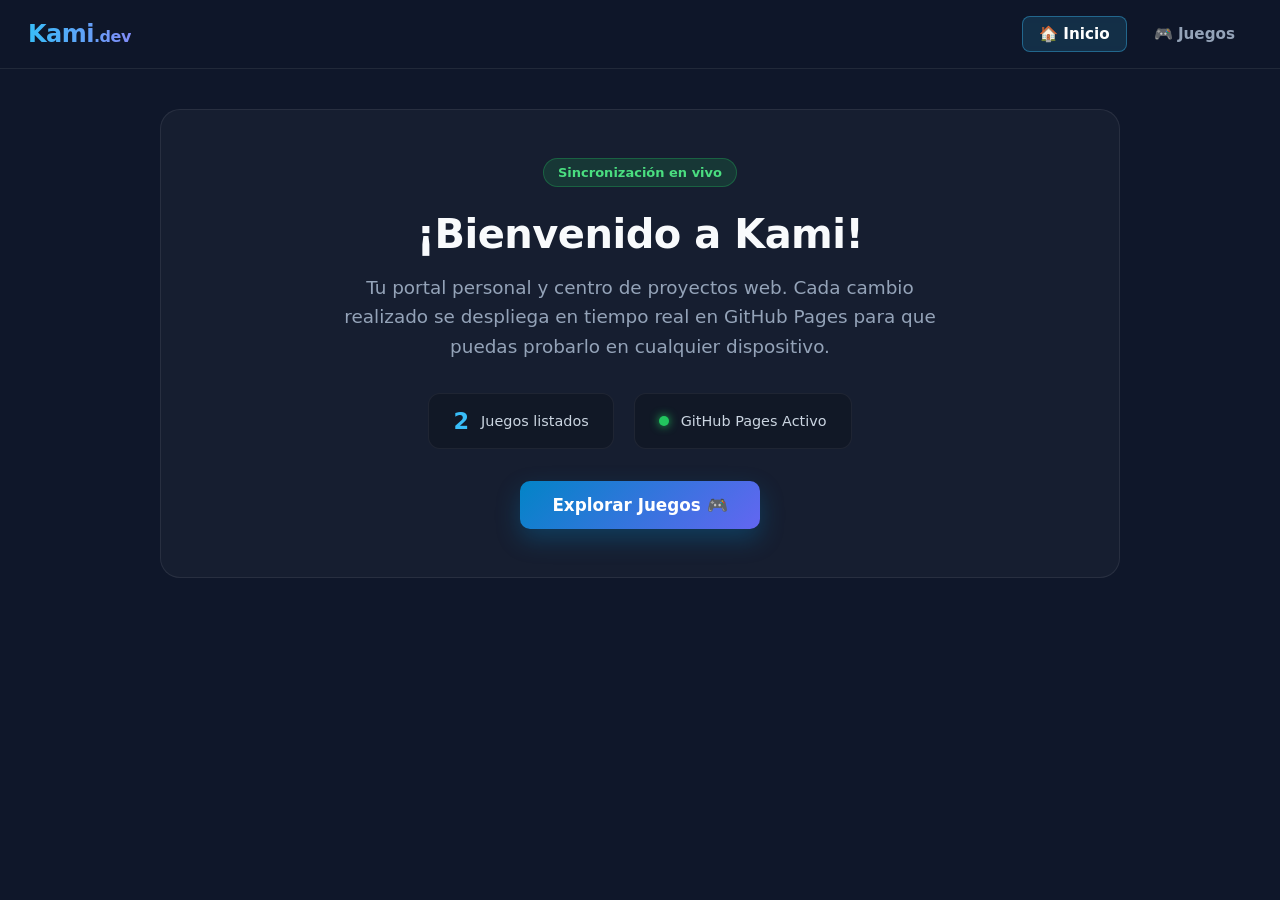
<file: index.html>
<!DOCTYPE html>
<html lang="es">
<head>
  <meta charset="UTF-8">
  <meta name="viewport" content="width=device-width, initial-scale=1.0">
  <title>Kami - Centro de Juegos</title>
  <link rel="stylesheet" href="style.css">
</head>
<body>
  <!-- Barra de navegación -->
  <nav class="navbar">
    <div class="logo">Kami<span>.dev</span></div>
    <div class="nav-links">
      <button class="nav-btn active" onclick="switchTab('inicio')">🏠 Inicio</button>
      <button class="nav-btn" onclick="switchTab('juegos')">🎮 Juegos</button>
    </div>
  </nav>

  <!-- Contenedor principal -->
  <main class="container">
    <!-- PESTAÑA: INICIO -->
    <section id="tab-inicio" class="tab-content active">
      <div class="hero-card">
        <div class="badge">Sincronización en vivo</div>
        <h1>¡Bienvenido a Kami!</h1>
        <p>Tu portal personal y centro de proyectos web. Cada cambio realizado se despliega en tiempo real en GitHub Pages para que puedas probarlo en cualquier dispositivo.</p>
        
        <div class="quick-stats">
          <div class="stat-box">
            <span class="stat-number" id="game-count">2</span>
            <span class="stat-label">Juegos listados</span>
          </div>
          <div class="stat-box">
            <span class="stat-indicator"></span>
            <span class="stat-label">GitHub Pages Activo</span>
          </div>
        </div>

        <button class="cta-btn" onclick="switchTab('juegos')">Explorar Juegos 🎮</button>
      </div>
    </section>

    <!-- PESTAÑA: JUEGOS -->
    <section id="tab-juegos" class="tab-content">
      <div class="section-header">
        <h2>🎮 Zona de Juegos HTML</h2>
        <p>Juegos desarrollados en HTML5, CSS y JavaScript listos para jugar desde cualquier pantalla.</p>
      </div>

      <div class="games-grid">
        <!-- EXOBOTS: Torre de Órbita -->
        <article class="game-card">
          <div class="game-cover cover-1">
            🤖
          </div>
          <div class="game-info">
            <span class="game-tag">RPG Táctico / Mecha</span>
            <h3>EXOBOTS: Torre de Órbita</h3>
            <p>RPG táctico por turnos inspirado en Medabots. Gestiona tu exoesqueleto de 6 piezas, domina el sistema de PA y Confort, roba piezas enemigas y conquista la Torre.</p>
            <a href="exobots/index.html" class="play-btn">Jugar Exobots ⚡</a>
          </div>
        </article>

        <!-- Criptas de Velmor -->
        <article class="game-card">
          <div class="game-cover cover-2">
            🗝️
          </div>
          <div class="game-info">
            <span class="game-tag">Mazmorras / Rol</span>
            <h3>Criptas de Velmor</h3>
            <p>Juego de mazmorras por turnos (1 a 4 jugadores). Crea una sala cooperativa o explora en solitario las criptas subterráneas.</p>
            <a href="criptas/index.html" class="play-btn">Jugar Criptas ⚔️</a>
          </div>
        </article>

        <!-- Card para agregar nuevo juego -->
        <article class="game-card add-card">
          <div class="add-icon">➕</div>
          <div class="game-info">
            <h3>Tu nuevo juego</h3>
            <p>Solo dime qué juego quieres crear y lo agregaremos directamente a esta lista.</p>
          </div>
        </article>
      </div>
    </section>
  </main>

  <script>
    function switchTab(tabId) {
      document.querySelectorAll('.tab-content').forEach(tab => tab.classList.remove('active'));
      document.querySelectorAll('.nav-btn').forEach(btn => btn.classList.remove('active'));
      
      document.getElementById('tab-' + tabId).classList.add('active');
      const clickedBtn = Array.from(document.querySelectorAll('.nav-btn')).find(b => b.textContent.toLowerCase().includes(tabId));
      if (clickedBtn) clickedBtn.classList.add('active');
    }
  </script>
</body>
</html>
</file>
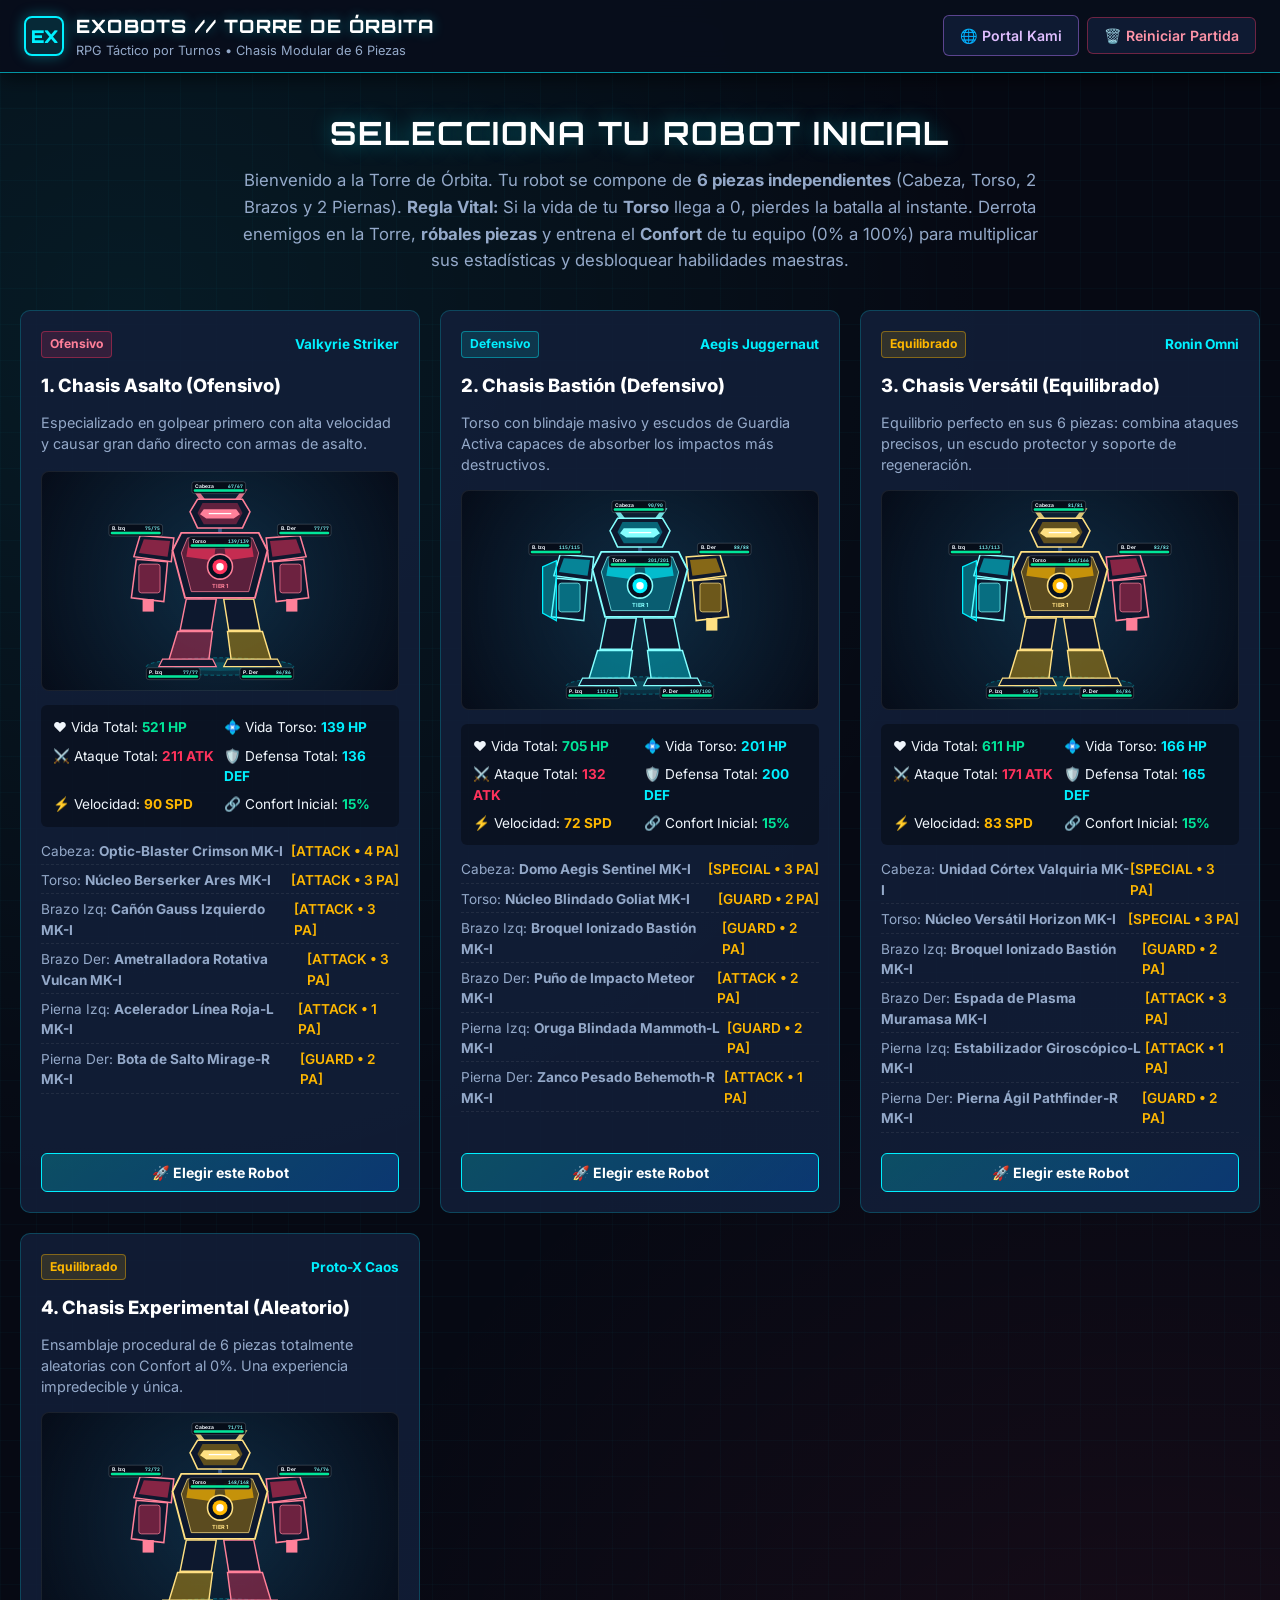
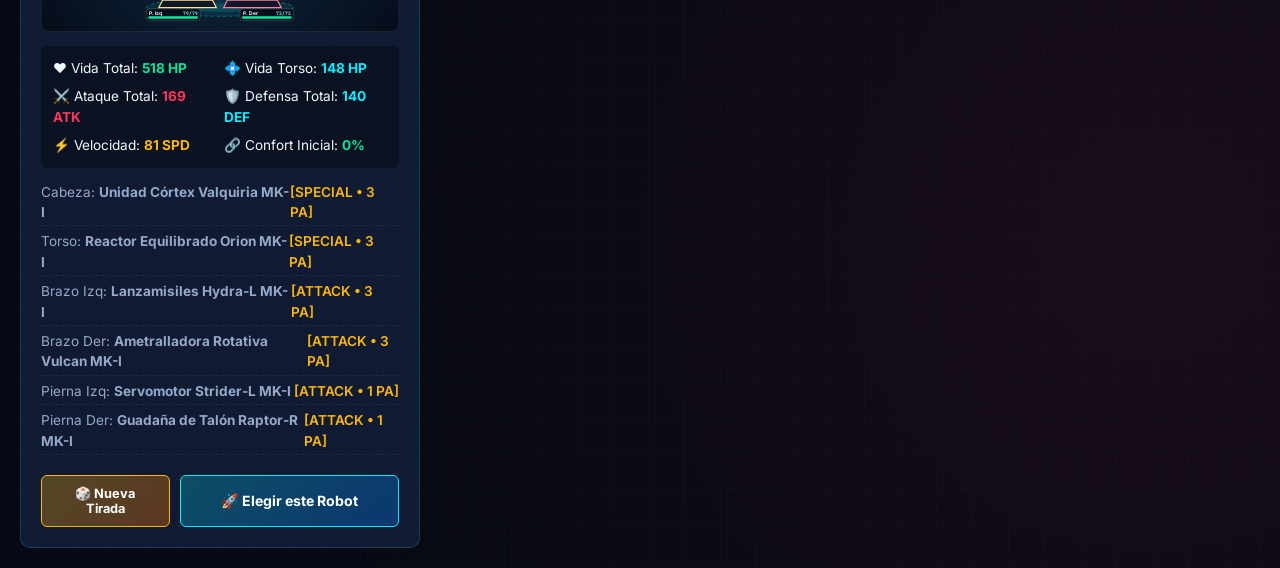
<file: exobots/index.html>
<!DOCTYPE html>
<html lang="es">
<head>
  <meta charset="UTF-8">
  <meta name="viewport" content="width=device-width, initial-scale=1.0">
  <title>EXOBOTS // Torre de Órbita — RPG Táctico de Mechas</title>
  <link rel="preconnect" href="https://fonts.googleapis.com">
  <link rel="preconnect" href="https://fonts.gstatic.com" crossorigin>
  <link href="https://fonts.googleapis.com/css2?family=Inter:wght@400;500;600;700&family=JetBrains+Mono:wght@400;500;600;700&family=Orbitron:wght@600;700;800;900&display=swap" rel="stylesheet">
  <style>
    :root {
      --bg-void: #060913;
      --bg-deep: #0a1122;
      --bg-panel: rgba(13, 22, 40, 0.94);
      --bg-card: rgba(18, 30, 56, 0.9);
      --bg-card-hover: rgba(28, 48, 86, 0.95);
      --border-dim: rgba(0, 240, 255, 0.2);
      --border-bright: rgba(0, 240, 255, 0.6);
      --cyan: #00f0ff;
      --cyan-dim: rgba(0, 240, 255, 0.12);
      --amber: #ffb800;
      --amber-dim: rgba(255, 184, 0, 0.14);
      --red: #ff335c;
      --red-dim: rgba(255, 51, 92, 0.15);
      --green: #00e699;
      --green-dim: rgba(0, 230, 153, 0.14);
      --purple: #bb77ff;
      --purple-dim: rgba(187, 119, 255, 0.15);
      --text-main: #f0f6fc;
      --text-muted: #94a9c9;
      --text-faint: #627899;
      --font-display: 'Orbitron', -apple-system, sans-serif;
      --font-ui: 'Inter', -apple-system, BlinkMacSystemFont, 'Segoe UI', Roboto, sans-serif;
      --font-mono: 'JetBrains Mono', monospace;
    }

    * {
      box-sizing: border-box;
      margin: 0;
      padding: 0;
    }

    body {
      background-color: var(--bg-void);
      background-image:
        radial-gradient(circle at 10% 15%, rgba(0, 240, 255, 0.08) 0%, transparent 40%),
        radial-gradient(circle at 90% 85%, rgba(255, 51, 92, 0.08) 0%, transparent 40%),
        linear-gradient(rgba(0, 240, 255, 0.025) 1px, transparent 1px),
        linear-gradient(90deg, rgba(0, 240, 255, 0.025) 1px, transparent 1px);
      background-size: 100% 100%, 100% 100%, 36px 36px, 36px 36px;
      color: var(--text-main);
      font-family: var(--font-ui);
      font-size: 15px;
      line-height: 1.5;
      min-height: 100vh;
      display: flex;
      flex-direction: column;
      overflow-x: hidden;
      -webkit-font-smoothing: antialiased;
    }

    /* CABECERA SUPERIOR */
    .hud-header {
      display: flex;
      flex-wrap: wrap;
      justify-content: space-between;
      align-items: center;
      gap: 14px;
      padding: 12px 24px;
      background: rgba(8, 14, 28, 0.96);
      border-bottom: 1px solid var(--border-bright);
      box-shadow: 0 4px 20px rgba(0, 0, 0, 0.6);
      position: sticky;
      top: 0;
      z-index: 100;
      backdrop-filter: blur(12px);
    }

    .brand-block {
      display: flex;
      align-items: center;
      gap: 12px;
    }

    .brand-emblem {
      width: 40px;
      height: 40px;
      border: 2px solid var(--cyan);
      background: var(--cyan-dim);
      display: flex;
      align-items: center;
      justify-content: center;
      font-family: var(--font-display);
      font-weight: 900;
      font-size: 1.1rem;
      color: var(--cyan);
      border-radius: 8px;
      box-shadow: 0 0 14px rgba(0, 240, 255, 0.35);
    }

    .brand-title {
      font-family: var(--font-display);
      font-size: 1.15rem;
      font-weight: 800;
      letter-spacing: 1.2px;
      color: #ffffff;
      text-shadow: 0 0 12px rgba(0, 240, 255, 0.4);
    }

    .brand-sub {
      font-size: 0.8rem;
      color: var(--text-muted);
      display: block;
      margin-top: 1px;
    }

    .hud-telemetry {
      display: flex;
      align-items: center;
      gap: 10px;
      flex-wrap: wrap;
    }

    .telemetry-pill {
      background: rgba(14, 26, 48, 0.9);
      border: 1px solid var(--border-dim);
      padding: 6px 14px;
      border-radius: 6px;
      display: flex;
      align-items: center;
      gap: 8px;
      font-size: 0.88rem;
    }

    .telemetry-pill .label {
      color: var(--text-muted);
      font-size: 0.78rem;
      text-transform: uppercase;
      font-weight: 600;
    }

    .telemetry-pill .val-credits {
      color: var(--amber);
      font-weight: 700;
      font-family: var(--font-mono);
      font-size: 1rem;
    }

    .telemetry-pill .val-floor {
      color: var(--cyan);
      font-weight: 700;
      font-family: var(--font-mono);
    }

    .floor-select {
      background: #091326;
      color: var(--cyan);
      border: 1px solid var(--cyan);
      padding: 4px 10px;
      border-radius: 4px;
      font-family: var(--font-ui);
      font-size: 0.88rem;
      font-weight: 600;
      cursor: pointer;
      outline: none;
    }

    .hud-nav {
      display: flex;
      align-items: center;
      gap: 8px;
      flex-wrap: wrap;
    }

    .nav-tab {
      background: rgba(16, 30, 56, 0.85);
      border: 1px solid var(--border-dim);
      color: var(--text-main);
      padding: 9px 16px;
      font-family: var(--font-ui);
      font-size: 0.88rem;
      font-weight: 600;
      border-radius: 6px;
      cursor: pointer;
      transition: all 0.18s ease;
      text-decoration: none;
      display: inline-flex;
      align-items: center;
      gap: 7px;
    }

    .nav-tab:hover {
      border-color: var(--cyan);
      color: var(--cyan);
      background: rgba(0, 240, 255, 0.08);
    }

    .nav-tab.active {
      background: linear-gradient(135deg, rgba(0, 240, 255, 0.22), rgba(0, 140, 255, 0.28));
      border-color: var(--cyan);
      color: #ffffff;
      box-shadow: 0 0 14px rgba(0, 240, 255, 0.3);
      font-weight: 700;
    }

    .nav-tab.danger {
      border-color: rgba(255, 51, 92, 0.4);
      color: #ff94a8;
    }

    .nav-tab.danger:hover {
      background: var(--red-dim);
      border-color: var(--red);
      color: #ffffff;
    }

    .nav-tab.portal-link {
      border-color: rgba(187, 119, 255, 0.45);
      color: #e0beff;
    }

    .nav-tab.portal-link:hover {
      background: var(--purple-dim);
      border-color: var(--purple);
      color: #ffffff;
    }

    /* CONTENEDOR PRINCIPAL */
    .viewport {
      flex: 1;
      max-width: 1540px;
      width: 100%;
      margin: 0 auto;
      padding: 20px;
      display: flex;
      flex-direction: column;
    }

    .screen {
      display: none;
      flex-direction: column;
      gap: 20px;
      animation: fadeInScreen 0.22s ease-out;
    }

    .screen.active {
      display: flex;
    }

    @keyframes fadeInScreen {
      from { opacity: 0; transform: translateY(4px); }
      to { opacity: 1; transform: translateY(0); }
    }

    /* PANELES CYBERPUNK */
    .cyber-panel {
      background: var(--bg-panel);
      border: 1px solid var(--border-dim);
      border-radius: 8px;
      padding: 18px 20px;
      position: relative;
      box-shadow: 0 8px 28px rgba(0, 0, 0, 0.5);
    }

    .panel-header {
      display: flex;
      justify-content: space-between;
      align-items: center;
      border-bottom: 1px solid rgba(0, 240, 255, 0.15);
      padding-bottom: 12px;
      margin-bottom: 14px;
    }

    .panel-title {
      font-family: var(--font-display);
      font-size: 0.98rem;
      letter-spacing: 0.8px;
      color: var(--cyan);
      display: flex;
      align-items: center;
      gap: 8px;
    }

    /* SELECCIÓN INICIAL */
    .starter-hero {
      text-align: center;
      padding: 16px 12px 6px;
    }

    .starter-hero h1 {
      font-family: var(--font-display);
      font-size: 2rem;
      color: #ffffff;
      letter-spacing: 1.5px;
      margin-bottom: 10px;
      text-shadow: 0 0 20px rgba(0, 240, 255, 0.35);
    }

    .starter-hero p {
      color: var(--text-muted);
      max-width: 820px;
      margin: 0 auto;
      font-size: 1.05rem;
      line-height: 1.6;
    }

    .starter-grid {
      display: grid;
      grid-template-columns: repeat(auto-fit, minmax(320px, 1fr));
      gap: 20px;
      margin-top: 10px;
    }

    .starter-card {
      background: var(--bg-card);
      border: 1px solid var(--border-dim);
      border-radius: 10px;
      padding: 20px;
      display: flex;
      flex-direction: column;
      gap: 14px;
      transition: all 0.2s ease;
    }

    .starter-card:hover {
      transform: translateY(-3px);
      border-color: var(--cyan);
      box-shadow: 0 10px 28px rgba(0, 240, 255, 0.18);
    }

    .starter-svg-stage {
      height: 220px;
      background: radial-gradient(circle at center, rgba(0, 240, 255, 0.08), rgba(6, 12, 24, 0.95));
      border: 1px solid rgba(255, 255, 255, 0.08);
      border-radius: 8px;
      display: flex;
      align-items: center;
      justify-content: center;
      padding: 6px;
    }

    .starter-stats-bars {
      display: grid;
      grid-template-columns: 1fr 1fr;
      gap: 8px;
      font-size: 0.85rem;
      background: rgba(0, 0, 0, 0.35);
      padding: 12px;
      border-radius: 6px;
    }

    .starter-parts-preview {
      display: flex;
      flex-direction: column;
      gap: 5px;
      font-size: 0.85rem;
      color: var(--text-muted);
    }

    .starter-parts-preview div {
      display: flex;
      justify-content: space-between;
      border-bottom: 1px dashed rgba(255, 255, 255, 0.07);
      padding-bottom: 3px;
    }

    /* PANTALLA: LOBBY DE COMBATE */
    .lobby-grid {
      display: grid;
      grid-template-columns: 1.1fr 1.3fr 1.1fr;
      gap: 20px;
      align-items: stretch;
    }

    @media (max-width: 1100px) {
      .lobby-grid {
        grid-template-columns: 1fr;
      }
    }

    .lobby-center-panel {
      display: flex;
      flex-direction: column;
      align-items: center;
      justify-content: center;
      text-align: center;
      padding: 30px 24px;
      gap: 20px;
      background: linear-gradient(180deg, rgba(14, 26, 52, 0.96) 0%, rgba(10, 18, 36, 0.98) 100%);
      border: 2px solid var(--cyan);
      box-shadow: 0 0 35px rgba(0, 240, 255, 0.18);
    }

    .btn-epic-battle {
      background: linear-gradient(135deg, #00f0ff, #0088ff);
      color: #061124;
      font-family: var(--font-display);
      font-size: 1.25rem;
      font-weight: 900;
      letter-spacing: 1.5px;
      padding: 18px 36px;
      border-radius: 8px;
      border: none;
      cursor: pointer;
      box-shadow: 0 0 25px rgba(0, 240, 255, 0.5), inset 0 0 10px rgba(255, 255, 255, 0.6);
      transition: all 0.2s ease;
      display: flex;
      align-items: center;
      gap: 12px;
    }

    .btn-epic-battle:hover {
      transform: scale(1.04) translateY(-2px);
      box-shadow: 0 0 35px rgba(0, 240, 255, 0.75), inset 0 0 14px rgba(255, 255, 255, 0.8);
      color: #000;
    }

    /* ARENA DE COMBATE (2 COLUMNAS CARA A CARA) */
    .combat-arena-split {
      display: grid;
      grid-template-columns: 1fr 1fr;
      gap: 20px;
      align-items: start;
    }

    @media (max-width: 950px) {
      .combat-arena-split {
        grid-template-columns: 1fr;
      }
    }

    /* BARRA DE PLANIFICACIÓN DE TURNO (ACTION QUEUE) */
    .action-planner-panel {
      background: linear-gradient(90deg, rgba(14, 28, 56, 0.96), rgba(20, 36, 72, 0.96));
      border: 2px solid var(--amber);
      border-radius: 8px;
      padding: 16px 20px;
      display: flex;
      flex-direction: column;
      gap: 12px;
      box-shadow: 0 0 20px rgba(255, 184, 0, 0.18);
    }

    .queue-items-wrap {
      display: flex;
      align-items: center;
      gap: 10px;
      flex-wrap: wrap;
      min-height: 48px;
      background: rgba(0, 0, 0, 0.35);
      border: 1px dashed rgba(255, 184, 0, 0.35);
      border-radius: 6px;
      padding: 8px 12px;
    }

    .queue-pill {
      background: rgba(255, 184, 0, 0.15);
      border: 1px solid var(--amber);
      color: #fff;
      padding: 6px 12px;
      border-radius: 6px;
      font-size: 0.85rem;
      font-weight: 600;
      display: flex;
      align-items: center;
      gap: 8px;
      animation: popIn 0.2s ease-out;
    }

    @keyframes popIn {
      from { transform: scale(0.8); opacity: 0; }
      to { transform: scale(1); opacity: 1; }
    }

    .queue-remove-btn {
      background: rgba(255, 51, 92, 0.25);
      border: 1px solid var(--red);
      color: #ff99ab;
      width: 20px;
      height: 20px;
      border-radius: 50%;
      display: flex;
      align-items: center;
      justify-content: center;
      cursor: pointer;
      font-size: 0.75rem;
      font-weight: 800;
      transition: all 0.15s ease;
    }

    .queue-remove-btn:hover {
      background: var(--red);
      color: #fff;
    }

    .planner-controls {
      display: flex;
      align-items: center;
      justify-content: space-between;
      gap: 12px;
      flex-wrap: wrap;
    }

    .btn-execute-attack {
      background: linear-gradient(135deg, #ffb800, #ff8800);
      color: #061220;
      font-family: var(--font-display);
      font-size: 1.05rem;
      font-weight: 900;
      letter-spacing: 1px;
      padding: 12px 28px;
      border-radius: 6px;
      border: none;
      cursor: pointer;
      box-shadow: 0 0 18px rgba(255, 184, 0, 0.5);
      transition: all 0.18s ease;
      display: flex;
      align-items: center;
      gap: 8px;
    }

    .btn-execute-attack:hover:not(:disabled) {
      transform: translateY(-2px);
      box-shadow: 0 0 24px rgba(255, 184, 0, 0.7);
    }

    .btn-execute-attack:disabled {
      opacity: 0.45;
      cursor: not-allowed;
      box-shadow: none;
    }

    /* PISO Y ETAPAS */
    .tower-banner {
      display: flex;
      flex-wrap: wrap;
      justify-content: space-between;
      align-items: center;
      gap: 16px;
      background: linear-gradient(90deg, rgba(12, 24, 48, 0.95), rgba(18, 34, 66, 0.95));
      border: 1px solid var(--border-bright);
      padding: 14px 20px;
      border-radius: 8px;
    }

    .stage-track {
      display: flex;
      align-items: center;
      gap: 8px;
      flex-wrap: wrap;
    }

    .stage-node {
      padding: 7px 14px;
      border: 1px solid rgba(255, 255, 255, 0.14);
      background: rgba(6, 12, 24, 0.85);
      font-size: 0.85rem;
      font-weight: 600;
      border-radius: 6px;
      color: var(--text-muted);
      display: flex;
      align-items: center;
      gap: 6px;
    }

    .stage-node.cleared {
      border-color: var(--green);
      color: var(--green);
      background: var(--green-dim);
    }

    .stage-node.current {
      border-color: var(--cyan);
      color: #ffffff;
      background: rgba(0, 240, 255, 0.22);
      box-shadow: 0 0 12px rgba(0, 240, 255, 0.35);
      font-weight: 700;
    }

    .stage-node.boss.current {
      background: var(--red-dim);
      border-color: var(--red);
      color: #ffffff;
      box-shadow: 0 0 16px rgba(255, 51, 92, 0.45);
    }

    /* NÚCLEO TORSO Y PUNTOS DE ACCIÓN */
    .vital-box {
      background: rgba(6, 12, 24, 0.88);
      border: 1px solid rgba(255, 255, 255, 0.1);
      padding: 12px 14px;
      border-radius: 8px;
      margin-bottom: 12px;
      display: flex;
      flex-direction: column;
      gap: 10px;
    }

    .bar-row {
      display: flex;
      flex-direction: column;
      gap: 5px;
    }

    .bar-labels {
      display: flex;
      justify-content: space-between;
      font-size: 0.85rem;
    }

    .progress-track {
      width: 100%;
      height: 12px;
      background: rgba(255, 255, 255, 0.08);
      border-radius: 4px;
      overflow: hidden;
      position: relative;
    }

    .progress-fill {
      height: 100%;
      transition: width 0.28s ease;
    }

    .progress-fill.torso-hp {
      background: linear-gradient(90deg, #00e699, #00f0ff);
      box-shadow: 0 0 10px rgba(0, 240, 255, 0.5);
    }

    .progress-fill.torso-hp.low {
      background: linear-gradient(90deg, #ff335c, #ff9900);
    }

    .ap-pips {
      display: grid;
      grid-template-columns: repeat(10, 1fr);
      gap: 5px;
    }

    .ap-pip {
      height: 12px;
      border-radius: 3px;
      background: rgba(255, 255, 255, 0.08);
      border: 1px solid rgba(255, 184, 0, 0.25);
      transition: all 0.2s ease;
    }

    .ap-pip.filled {
      background: var(--amber);
      border-color: #ffe082;
      box-shadow: 0 0 8px rgba(255, 184, 0, 0.65);
    }

    .ap-pip.preview-cost {
      background: var(--red);
      border-color: #ff8a80;
      animation: pulsePip 0.7s infinite alternate;
    }

    @keyframes pulsePip {
      from { opacity: 0.45; }
      to { opacity: 1; }
    }

    /* VISOR MECHA SVG */
    .mecha-stage {
      position: relative;
      height: 320px;
      background:
        radial-gradient(circle at 50% 45%, rgba(0, 240, 255, 0.1), transparent 70%),
        linear-gradient(180deg, rgba(8, 14, 28, 0.9) 0%, rgba(12, 22, 44, 0.96) 100%);
      border: 1px solid rgba(0, 240, 255, 0.2);
      border-radius: 8px;
      display: flex;
      align-items: center;
      justify-content: center;
      margin-bottom: 12px;
      overflow: hidden;
    }

    .mecha-stage.targeting-mode {
      border-color: var(--red);
      box-shadow: inset 0 0 24px rgba(255, 51, 92, 0.25), 0 0 18px rgba(255, 51, 92, 0.35);
    }

    .mecha-svg {
      width: 100%;
      height: 100%;
      max-width: 380px;
      max-height: 320px;
      user-select: none;
    }

    .mecha-part-group {
      cursor: pointer;
      transition: filter 0.18s ease;
    }

    .mecha-part-group:hover {
      filter: brightness(1.28) drop-shadow(0 0 10px rgba(0, 240, 255, 0.75));
    }

    .mecha-part-group.selected-part {
      filter: brightness(1.35) drop-shadow(0 0 12px #ffb800);
    }

    .mecha-part-group.targetable-part:hover {
      filter: brightness(1.35) drop-shadow(0 0 12px #ff335c);
    }

    .mecha-part-group.destroyed-part {
      cursor: not-allowed;
      opacity: 0.5;
      filter: grayscale(0.95);
    }

    .floating-dmg {
      position: absolute;
      font-family: var(--font-display);
      font-weight: 900;
      font-size: 1.4rem;
      pointer-events: none;
      z-index: 30;
      text-shadow: 0 2px 10px rgba(0, 0, 0, 0.95);
      animation: floatUp 1.05s ease-out forwards;
    }

    @keyframes floatUp {
      0% { opacity: 1; transform: translateY(0) scale(0.85); }
      30% { opacity: 1; transform: translateY(-14px) scale(1.1); }
      100% { opacity: 0; transform: translateY(-44px) scale(0.95); }
    }

    /* MAZO DE 6 PIEZAS */
    .parts-deck {
      display: grid;
      grid-template-columns: repeat(2, 1fr);
      gap: 10px;
    }

    .part-card {
      background: rgba(14, 25, 48, 0.94);
      border: 1px solid rgba(255, 255, 255, 0.12);
      border-radius: 7px;
      padding: 10px 12px;
      cursor: pointer;
      transition: all 0.16s ease;
      display: flex;
      flex-direction: column;
      gap: 6px;
    }

    .part-card:hover:not(.disabled) {
      border-color: var(--cyan);
      background: var(--bg-card-hover);
      transform: translateY(-2px);
    }

    .part-card.selected {
      border-color: var(--amber);
      box-shadow: 0 0 14px rgba(255, 184, 0, 0.4);
      background: rgba(45, 34, 12, 0.75);
    }

    .part-card.target-highlight {
      border-color: var(--red);
      box-shadow: 0 0 12px rgba(255, 51, 92, 0.35);
    }

    .part-card.target-highlight:hover {
      background: rgba(70, 14, 28, 0.9);
      transform: scale(1.02);
    }

    .part-card.destroyed {
      opacity: 0.45;
      border-color: rgba(255, 51, 92, 0.3);
      background: rgba(22, 10, 16, 0.8);
      cursor: not-allowed;
    }

    .part-card.no-ap {
      opacity: 0.65;
    }

    .part-card-top {
      display: flex;
      justify-content: space-between;
      align-items: center;
      gap: 6px;
    }

    .slot-tag {
      font-size: 0.78rem;
      font-weight: 700;
      padding: 2px 7px;
      border-radius: 4px;
      background: rgba(255, 255, 255, 0.08);
      color: var(--text-muted);
    }

    .ap-badge {
      font-family: var(--font-mono);
      font-size: 0.8rem;
      font-weight: 700;
      padding: 2px 8px;
      border-radius: 4px;
      background: var(--amber-dim);
      color: var(--amber);
      border: 1px solid rgba(255, 184, 0, 0.4);
    }

    .part-name-row {
      font-weight: 700;
      font-size: 0.92rem;
      color: #ffffff;
      white-space: nowrap;
      overflow: hidden;
      text-overflow: ellipsis;
    }

    .part-stats-mini {
      display: flex;
      justify-content: space-between;
      font-size: 0.8rem;
      color: var(--text-muted);
    }

    .mini-hp-bar {
      width: 100%;
      height: 6px;
      background: rgba(255, 255, 255, 0.1);
      border-radius: 3px;
      overflow: hidden;
    }

    .mini-hp-fill {
      height: 100%;
      background: var(--green);
      transition: width 0.25s ease;
    }

    /* BOTONES */
    .cyber-btn {
      background: linear-gradient(135deg, rgba(0, 240, 255, 0.24), rgba(0, 120, 255, 0.3));
      border: 1px solid var(--cyan);
      color: #ffffff;
      font-family: var(--font-ui);
      font-size: 0.88rem;
      font-weight: 700;
      padding: 10px 18px;
      border-radius: 6px;
      cursor: pointer;
      transition: all 0.18s ease;
      display: inline-flex;
      align-items: center;
      justify-content: center;
      gap: 8px;
    }

    .cyber-btn:hover:not(:disabled) {
      background: linear-gradient(135deg, rgba(0, 240, 255, 0.45), rgba(0, 140, 255, 0.5));
      box-shadow: 0 0 16px rgba(0, 240, 255, 0.45);
      transform: translateY(-1px);
    }

    .cyber-btn:disabled {
      opacity: 0.4;
      cursor: not-allowed;
    }

    .cyber-btn.amber {
      background: linear-gradient(135deg, rgba(255, 184, 0, 0.28), rgba(255, 115, 0, 0.32));
      border-color: var(--amber);
      color: #ffffff;
    }

    .cyber-btn.amber:hover:not(:disabled) {
      background: linear-gradient(135deg, rgba(255, 184, 0, 0.48), rgba(255, 115, 0, 0.5));
      box-shadow: 0 0 18px rgba(255, 184, 0, 0.45);
    }

    .cyber-btn.red {
      background: linear-gradient(135deg, rgba(255, 51, 92, 0.26), rgba(190, 10, 45, 0.32));
      border-color: var(--red);
    }

    .cyber-btn.green {
      background: linear-gradient(135deg, rgba(0, 230, 153, 0.24), rgba(0, 160, 110, 0.32));
      border-color: var(--green);
    }

    /* TELEMETRÍA Y REGISTRO AL FINAL (PANEL INFERIOR) */
    .combat-bottom-panel {
      display: grid;
      grid-template-columns: 1fr 1.25fr;
      gap: 18px;
      align-items: stretch;
    }

    @media (max-width: 1000px) {
      .combat-bottom-panel {
        grid-template-columns: 1fr;
      }
    }

    .inspector-box {
      background: rgba(7, 14, 30, 0.92);
      border: 1px solid rgba(255, 255, 255, 0.1);
      border-radius: 8px;
      padding: 14px;
      font-size: 0.9rem;
      height: 100%;
    }

    .combat-log {
      height: 280px;
      overflow-y: auto;
      background: rgba(5, 10, 20, 0.96);
      border: 1px solid rgba(0, 240, 255, 0.2);
      border-radius: 6px;
      padding: 12px 14px;
      font-size: 0.85rem;
      display: flex;
      flex-direction: column;
      gap: 7px;
    }

    .log-entry {
      padding: 6px 10px;
      border-left: 3px solid var(--cyan);
      background: rgba(255, 255, 255, 0.02);
      line-height: 1.45;
      border-radius: 0 4px 4px 0;
    }

    .log-entry.attack { border-left-color: var(--red); }
    .log-entry.guard { border-left-color: var(--cyan); background: rgba(0, 240, 255, 0.05); }
    .log-entry.intercept { border-left-color: var(--amber); background: rgba(255, 184, 0, 0.07); }
    .log-entry.special { border-left-color: var(--purple); background: rgba(187, 119, 255, 0.07); }
    .log-entry.destroy { border-left-color: #ff1744; background: rgba(255, 23, 68, 0.14); color: #ffb3c1; font-weight: 600; }
    .log-entry.system { border-left-color: var(--green); color: #c4f9db; }

    /* GARAJE Y TIENDA */
    .garage-grid {
      display: grid;
      grid-template-columns: 390px 1fr 1.15fr;
      gap: 18px;
      align-items: start;
    }

    @media (max-width: 1200px) {
      .garage-grid {
        grid-template-columns: 1fr;
      }
    }

    .slot-list {
      display: flex;
      flex-direction: column;
      gap: 10px;
    }

    .equipped-slot-card {
      background: rgba(14, 26, 48, 0.94);
      border: 1px solid rgba(0, 240, 255, 0.2);
      border-radius: 8px;
      padding: 14px;
      cursor: pointer;
      transition: all 0.16s ease;
    }

    .equipped-slot-card:hover,
    .equipped-slot-card.active-filter {
      border-color: var(--cyan);
      box-shadow: 0 0 14px rgba(0, 240, 255, 0.25);
    }

    .comfort-bar-wrap {
      margin-top: 8px;
    }

    .comfort-bar-track {
      height: 8px;
      background: rgba(255, 255, 255, 0.1);
      border-radius: 4px;
      overflow: hidden;
      position: relative;
    }

    .comfort-bar-fill {
      height: 100%;
      background: linear-gradient(90deg, var(--amber), var(--green), var(--cyan));
      transition: width 0.3s ease;
    }

    .filter-pills {
      display: flex;
      flex-wrap: wrap;
      gap: 6px;
      margin-bottom: 14px;
    }

    .filter-pill {
      background: rgba(12, 22, 44, 0.9);
      border: 1px solid rgba(255, 255, 255, 0.15);
      color: var(--text-muted);
      padding: 6px 12px;
      border-radius: 6px;
      font-size: 0.82rem;
      font-weight: 600;
      cursor: pointer;
    }

    .filter-pill.active {
      border-color: var(--cyan);
      color: var(--cyan);
      background: var(--cyan-dim);
      font-weight: 700;
    }

    .inventory-grid {
      display: grid;
      grid-template-columns: repeat(auto-fill, minmax(270px, 1fr));
      gap: 12px;
      max-height: 640px;
      overflow-y: auto;
      padding-right: 4px;
    }

    .shop-grid {
      display: grid;
      grid-template-columns: repeat(auto-fill, minmax(320px, 1fr));
      gap: 18px;
    }

    .badge-arch {
      font-size: 0.76rem;
      padding: 3px 8px;
      border-radius: 4px;
      font-weight: 700;
    }

    .badge-arch.OFFENSIVE { background: var(--red-dim); color: #ff8099; border: 1px solid rgba(255, 51, 92, 0.4); }
    .badge-arch.DEFENSIVE { background: var(--cyan-dim); color: var(--cyan); border: 1px solid rgba(0, 240, 255, 0.4); }
    .badge-arch.BALANCED { background: var(--amber-dim); color: var(--amber); border: 1px solid rgba(255, 184, 0, 0.4); }

    .badge-action {
      font-size: 0.76rem;
      padding: 3px 8px;
      border-radius: 4px;
      font-weight: 700;
    }

    .badge-action.ATTACK { background: rgba(255, 51, 92, 0.22); color: #ffa3b4; }
    .badge-action.GUARD { background: rgba(0, 240, 255, 0.2); color: #80f5ff; }
    .badge-action.SPECIAL { background: rgba(187, 119, 255, 0.22); color: #e1bfff; }

    /* VENTANAS MODALES */
    .modal-backdrop {
      position: fixed;
      inset: 0;
      background: rgba(4, 8, 18, 0.88);
      backdrop-filter: blur(8px);
      z-index: 200;
      display: none;
      align-items: center;
      justify-content: center;
      padding: 20px;
      overflow-y: auto;
    }

    .modal-backdrop.active {
      display: flex;
    }

    .modal-card {
      background: #0b152a;
      border: 2px solid var(--cyan);
      border-radius: 10px;
      max-width: 1080px;
      width: 100%;
      max-height: 92vh;
      overflow-y: auto;
      padding: 26px;
      box-shadow: 0 0 50px rgba(0, 240, 255, 0.25);
    }

    .loot-parts-grid {
      display: grid;
      grid-template-columns: repeat(auto-fit, minmax(300px, 1fr));
      gap: 14px;
      margin-top: 16px;
    }

    .comfort-report-grid {
      display: grid;
      grid-template-columns: repeat(auto-fit, minmax(220px, 1fr));
      gap: 10px;
      margin: 14px 0;
      background: rgba(0, 0, 0, 0.35);
      padding: 14px;
      border-radius: 8px;
    }
  </style>
</head>
<body>

  <!-- CABECERA SUPERIOR DEL JUEGO -->
  <header class="hud-header">
    <div class="brand-block">
      <div class="brand-emblem">EX</div>
      <div>
        <div class="brand-title">EXOBOTS // TORRE DE ÓRBITA</div>
        <span class="brand-sub">RPG Táctico por Turnos • Chasis Modular de 6 Piezas</span>
      </div>
    </div>

    <div class="hud-telemetry" id="hud-telemetry-bar" style="display: none;">
      <div class="telemetry-pill">
        <span class="label">Créditos</span>
        <span class="val-credits" id="hud-credits">₡ 0</span>
      </div>
      <div class="telemetry-pill">
        <span class="label">Piso Activo</span>
        <select id="hud-floor-select" class="floor-select" title="Cambia libremente entre los pisos que ya has desbloqueado"></select>
      </div>
      <div class="telemetry-pill">
        <span class="label">Piso Récord</span>
        <span class="val-floor" id="hud-max-floor">PISO 1</span>
      </div>
      <div class="telemetry-pill">
        <span class="label">Confort Promedio</span>
        <span class="val-floor" id="hud-avg-comfort" style="color: var(--green);">0%</span>
      </div>
    </div>

    <nav class="hud-nav">
      <button class="nav-tab active" id="nav-btn-lobby" onclick="window.App.switchScreen('lobby')" style="display: none;">🚪 Puesto de Mando (Lobby)</button>
      <button class="nav-tab" id="nav-btn-combat" onclick="window.App.switchScreen('combat')" style="display: none;">⚔️ Arena de Combate</button>
      <button class="nav-tab" id="nav-btn-garage" onclick="window.App.switchScreen('garage')" style="display: none;">🔧 Garaje (<span id="nav-inv-count">0</span>)</button>
      <button class="nav-tab" id="nav-btn-shop" onclick="window.App.switchScreen('shop')" style="display: none;">🛒 Tienda Orbital</button>
      <a href="../index.html" class="nav-tab portal-link" title="Volver al Portal de Juegos Kami">🌐 Portal Kami</a>
      <button class="nav-tab danger" id="nav-btn-reset" onclick="window.App.promptResetSave()" title="Borrar la partida guardada y empezar de cero">🗑️ Reiniciar Partida</button>
    </nav>
  </header>

  <!-- CONTENEDOR PRINCIPAL DE PANTALLAS -->
  <main class="viewport">

    <!-- 1. PANTALLA: SELECCIÓN DE ROBOT INICIAL -->
    <section id="screen-starter" class="screen">
      <div class="starter-hero">
        <h1>SELECCIONA TU ROBOT INICIAL</h1>
        <p>
          Bienvenido a la Torre de Órbita. Tu robot se compone de <strong>6 piezas independientes</strong> (Cabeza, Torso, 2 Brazos y 2 Piernas).
          <strong>Regla Vital:</strong> Si la vida de tu <strong>Torso</strong> llega a 0, pierdes la batalla al instante.
          Derrota enemigos en la Torre, <strong>róbales piezas</strong> y entrena el <strong>Confort</strong> de tu equipo (0% a 100%) para multiplicar sus estadísticas y desbloquear habilidades maestras.
        </p>
      </div>
      <div id="starter-cards-container" class="starter-grid"></div>
    </section>

    <!-- 2. PANTALLA: LOBBY PREVIO AL COMBATE -->
    <section id="screen-lobby" class="screen">
      <div class="tower-banner">
        <div>
          <div style="font-family: var(--font-display); font-size: 1.15rem; color: #ffffff; letter-spacing: 0.8px;">
            <span id="lobby-floor-title">TORRE DE ÓRBITA — PISO 1</span>
            <span id="lobby-tier-badge" style="margin-left: 8px; font-size: 0.85rem; color: var(--cyan); font-family: var(--font-mono);">[Tier 1]</span>
          </div>
          <div style="font-size: 0.9rem; color: var(--text-muted); margin-top: 3px;">
            Sala de despliegue táctico. Revisa tu robot, calibra tus piezas o entra a la arena cuando estés listo.
          </div>
        </div>
        <div class="stage-track" id="lobby-stage-track"></div>
      </div>

      <div class="lobby-grid">
        <!-- IZQUIERDA: TU ROBOT LISTO -->
        <div class="cyber-panel">
          <div class="panel-header">
            <div class="panel-title">🤖 Tu Robot Listo</div>
            <button class="cyber-btn" style="padding: 5px 12px; font-size: 0.8rem;" onclick="window.App.switchScreen('garage')">🔧 Ir al Garaje</button>
          </div>
          <div class="mecha-stage" id="lobby-player-svg-stage" style="height: 280px;"></div>
          <div id="lobby-player-stats-box" style="font-size: 0.88rem; line-height: 1.6; background: rgba(0,0,0,0.35); padding: 12px; border-radius: 6px;"></div>
        </div>

        <!-- CENTRO: DESPLIEGUE Y BOTÓN DE INICIAR PELEA -->
        <div class="cyber-panel lobby-center-panel">
          <div style="font-size: 0.85rem; text-transform: uppercase; letter-spacing: 1.5px; color: var(--amber); font-weight: 700;">
            🛰️ TRANSMISIÓN DE SECTOR ENLACE ACTIVO
          </div>

          <h2 style="font-family: var(--font-display); font-size: 1.8rem; color: #ffffff; letter-spacing: 1px;" id="lobby-vs-title">
            COMBATE INMINENTE
          </h2>

          <div style="font-size: 1rem; color: var(--text-muted); max-width: 440px;" id="lobby-vs-desc">
            Enfrentamiento en la Torre. Si vences, subirás el Confort de tus piezas y podrás robarle 1 pieza al enemigo.
          </div>

          <button class="btn-epic-battle" onclick="window.App.startBattleFromLobby()">
            ⚔️ INICIAR PELEA
          </button>

          <div style="display: flex; gap: 12px; margin-top: 8px;">
            <button class="cyber-btn amber" style="font-size: 0.84rem; padding: 8px 16px;" onclick="window.App.switchScreen('shop')">
              🛒 Mercado Negro
            </button>
            <button class="cyber-btn" style="font-size: 0.84rem; padding: 8px 16px;" onclick="window.App.switchScreen('garage')">
              🔩 Modificar Piezas
            </button>
          </div>
        </div>

        <!-- DERECHA: RADAR / HOSTIL DETECTADO -->
        <div class="cyber-panel">
          <div class="panel-header">
            <div class="panel-title" style="color: var(--red);">🎯 Hostil Detectado</div>
            <span id="lobby-enemy-badge" style="font-family: var(--font-mono); font-size: 0.8rem; color: var(--red); font-weight: 700;">AMENAZA</span>
          </div>
          <div class="mecha-stage" id="lobby-enemy-svg-stage" style="height: 280px; border-color: rgba(255, 51, 92, 0.35);"></div>
          <div id="lobby-enemy-stats-box" style="font-size: 0.88rem; line-height: 1.6; background: rgba(0,0,0,0.35); padding: 12px; border-radius: 6px;"></div>
        </div>
      </div>
    </section>

    <!-- 3. PANTALLA: ARENA DE COMBATE -->
    <section id="screen-combat" class="screen">
      <!-- CABECERA DE COMBATE (RONDA, VELOCIDAD Y RETIRADA) -->
      <div class="tower-banner">
        <div>
          <div style="font-family: var(--font-display); font-size: 1.1rem; color: #ffffff;">
            <span id="tower-floor-title">TORRE DE ÓRBITA — PISO 1</span>
            <span id="combat-round-badge" style="margin-left: 10px; color: var(--amber); font-weight: 700;">Ronda 1</span>
          </div>
          <div style="font-size: 0.86rem; color: var(--text-muted); margin-top: 2px;" id="turn-order-text">
            Calculando orden de turno...
          </div>
        </div>

        <div style="display: flex; align-items: center; gap: 12px;">
          <span id="active-turn-pill" style="font-family: var(--font-display); font-size: 0.95rem; font-weight: 800; color: var(--cyan); background: rgba(0,240,255,0.12); padding: 6px 14px; border-radius: 6px; border: 1px solid var(--border-dim);">
            TU TURNO
          </span>
          <button class="cyber-btn" style="padding: 6px 12px; font-size: 0.8rem;" onclick="window.App.switchScreen('lobby')">
            🚪 Volver al Lobby
          </button>
        </div>
      </div>

      <!-- FILA SUPERIOR: LOS DOS ROBOTS CARA A CARA (FRENTE A FRENTE) -->
      <div class="combat-arena-split">
        <!-- COLUMNA IZQUIERDA: TU ROBOT -->
        <div class="cyber-panel" id="player-combat-panel">
          <div class="combatant-header">
            <div>
              <div class="combatant-name" style="color: var(--cyan);" id="player-combat-name">TU ROBOT</div>
              <div style="font-size: 0.85rem; color: var(--text-muted);" id="player-combat-sub">Chasis Aliado</div>
            </div>
            <div class="speed-badge" id="player-combat-spd">⚡ Velocidad: 0 SPD</div>
          </div>

          <div class="vital-box">
            <div class="bar-row">
              <div class="bar-labels">
                <span style="color: var(--cyan); font-weight: 700;">💠 Torso (Núcleo Vital)</span>
                <span id="player-torso-hp-text" style="font-family: var(--font-mono); font-weight: 600;">0 / 0 HP</span>
              </div>
              <div class="progress-track">
                <div class="progress-fill torso-hp" id="player-torso-hp-bar" style="width: 100%;"></div>
              </div>
            </div>

            <div class="bar-row">
              <div class="bar-labels">
                <span style="color: var(--amber); font-weight: 700;">⚡ Puntos de Acción (PA) [+4 cada turno • Máx 10]</span>
                <span id="player-ap-text" style="color: var(--amber); font-weight: 700; font-family: var(--font-mono);">4 / 10 PA</span>
              </div>
              <div class="ap-pips" id="player-ap-pips"></div>
            </div>
          </div>

          <div class="mecha-stage" id="player-svg-stage"></div>

          <div style="font-weight: 700; font-size: 0.88rem; color: var(--cyan); margin-bottom: 8px;">
            TUS PIEZAS (Haz clic para planificar acción)
          </div>

          <div class="parts-deck" id="player-parts-deck"></div>
        </div>

        <!-- COLUMNA DERECHA: ROBOT ENEMIGO -->
        <div class="cyber-panel" id="enemy-combat-panel">
          <div class="combatant-header">
            <div>
              <div class="combatant-name" style="color: var(--red);" id="enemy-combat-name">ROBOT HOSTIL</div>
              <div style="font-size: 0.85rem; color: var(--text-muted);" id="enemy-combat-sub">Enemigo de Sector</div>
            </div>
            <div class="speed-badge" id="enemy-combat-spd" style="color: #ff99ab; border-color: rgba(255,51,92,0.35); background: rgba(255,51,92,0.12);">⚡ Velocidad: 0 SPD</div>
          </div>

          <div class="vital-box">
            <div class="bar-row">
              <div class="bar-labels">
                <span style="color: var(--red); font-weight: 700;">🎯 Torso Enemigo (¡Objetivo Vital!)</span>
                <span id="enemy-torso-hp-text" style="font-family: var(--font-mono); font-weight: 600;">0 / 0 HP</span>
              </div>
              <div class="progress-track">
                <div class="progress-fill torso-hp" id="enemy-torso-hp-bar" style="width: 100%; background: linear-gradient(90deg, #ff335c, #ff9900);"></div>
              </div>
            </div>

            <div class="bar-row">
              <div class="bar-labels">
                <span style="color: var(--amber); font-weight: 700;">⚡ PA Enemigo</span>
                <span id="enemy-ap-text" style="color: var(--amber); font-weight: 700; font-family: var(--font-mono);">4 / 10 PA</span>
              </div>
              <div class="ap-pips" id="enemy-ap-pips"></div>
            </div>
          </div>

          <div class="mecha-stage" id="enemy-svg-stage"></div>

          <div style="display: flex; justify-content: space-between; align-items: center; margin-bottom: 8px;">
            <span style="font-weight: 700; font-size: 0.88rem; color: var(--red);">PIEZAS ENEMIGAS (Haz clic para objetivo)</span>
            <span style="font-size: 0.8rem; color: var(--text-muted);" id="enemy-guard-summary">Sin Guardia</span>
          </div>

          <div class="parts-deck" id="enemy-parts-deck"></div>
        </div>
      </div>

      <!-- FILA MEDIA: PLANIFICADOR DE ACCIONES Y BOTÓN ATACAR -->
      <div class="action-planner-panel" id="action-planner-panel">
        <div style="display: flex; justify-content: space-between; align-items: center; flex-wrap: wrap; gap: 8px;">
          <div>
            <strong style="color: var(--amber); font-size: 0.95rem;">🎯 Planificador del Turno:</strong>
            <span style="font-size: 0.88rem; color: var(--text-muted); margin-left: 6px;">
              Elige tus acciones y pulsa <strong>ATACAR</strong> para ejecutarlas en secuencia.
            </span>
          </div>
          <div id="planner-ap-summary" style="font-family: var(--font-mono); font-size: 0.9rem; color: var(--amber); font-weight: 700;">
            PA Disponibles: 4 / 10
          </div>
        </div>

        <!-- COLA DE ACCIONES SELECCIONADAS -->
        <div class="queue-items-wrap" id="queue-items-wrap">
          <span style="color: var(--text-muted); font-size: 0.86rem;" id="queue-empty-msg">
            No has seleccionado acciones todavía. Haz clic en tus piezas para planificar ataques o guardias.
          </span>
        </div>

        <!-- CONTROLES: BOTÓN ATACAR Y TERMINAR TURNO -->
        <div class="planner-controls">
          <div style="display: flex; gap: 8px;">
            <button class="cyber-btn red" style="padding: 8px 14px; font-size: 0.82rem;" id="btn-clear-queue" onclick="window.App.clearPlannedQueue()" disabled>
              🔄 Limpiar Plan
            </button>
            <button class="cyber-btn" style="padding: 8px 16px; font-size: 0.82rem;" id="btn-end-turn-direct" onclick="window.App.endPlayerTurn()">
              ⏭️ Terminar Turno (Ahorrar PA)
            </button>
          </div>

          <button class="btn-execute-attack" id="btn-execute-attack" onclick="window.App.executePlannedTurn()" disabled>
            ⚔️ ATACAR (Ejecutar Acciones)
          </button>
        </div>
      </div>

      <!-- FILA INFERIOR (AL FINAL): REGISTRO TÁCTICO Y CONSOLA DE COMBATE -->
      <div class="cyber-panel">
        <div class="panel-header">
          <div class="panel-title">📡 Registro y Guía Táctica del Combate</div>
          <button onclick="window.App.exportCombatEventsJSON()" style="background: transparent; border: 1px solid var(--border-dim); color: var(--cyan); font-family: var(--font-mono); font-size: 0.75rem; padding: 4px 10px; border-radius: 4px; cursor: pointer;">
            { } Ver JSON Online
          </button>
        </div>

        <div class="combat-bottom-panel">
          <!-- DETALLES DE PIEZA (INSPECTOR) -->
          <div class="inspector-box" id="combat-part-inspector">
            <div style="color: var(--text-muted); font-size: 0.88rem; line-height: 1.5;">
              💡 <strong>Estrategia y Dinámica de Combate:</strong><br>
              🛡️ <strong>Red de Blindaje Compuesto:</strong> El Torso absorbe un +12% de la defensa de cada extremidad intacta. Disparar al Torso cuando las extremidades están sanas es poco efectivo; ¡destruye brazos y piernas para desarmar su blindaje!<br>
              ⚔️ <strong>Planificador de Turno:</strong> Elige tu arma y la pieza enemiga objetivo. O activa escudos de <strong>Guardia</strong>. Puedes encadenar varias acciones antes de pulsar <strong>ATACAR</strong>.
            </div>
          </div>

          <!-- CONSOLA DE LOG EN VIVO -->
          <div>
            <div style="font-size: 0.8rem; font-weight: 700; color: var(--text-muted); margin-bottom: 6px; text-transform: uppercase;">
              Registro de Impactos y Turnos en Vivo
            </div>
            <div class="combat-log" id="combat-log"></div>
          </div>
        </div>
      </div>
    </section>

    <!-- 4. PANTALLA: GARAJE Y TALLER -->
    <section id="screen-garage" class="screen">
      <div class="garage-grid">
        <div class="cyber-panel">
          <div class="panel-header">
            <div class="panel-title">🤖 Tu Robot Ensamblado</div>
            <button class="cyber-btn" style="padding: 6px 12px; font-size: 0.8rem;" onclick="window.App.switchScreen('lobby')">🚪 Volver al Lobby</button>
          </div>
          <div class="mecha-stage" id="garage-svg-stage" style="height: 310px;"></div>
          <div id="garage-total-stats" style="display: flex; flex-direction: column; gap: 10px;"></div>
        </div>

        <div class="cyber-panel">
          <div class="panel-header">
            <div class="panel-title">🔩 Tus 6 Piezas Equipadas</div>
            <span style="font-size: 0.8rem; color: var(--text-muted);">Haz clic en una ranura para ver repuestos</span>
          </div>
          <div class="slot-list" id="garage-equipped-list"></div>
        </div>

        <div class="cyber-panel">
          <div class="panel-header">
            <div class="panel-title">📦 Almacén de Piezas (<span id="garage-inv-total">0</span>)</div>
            <button class="cyber-btn amber" style="padding: 6px 12px; font-size: 0.78rem;" onclick="window.App.sellLowTierParts()">
              💰 Vender Piezas Antiguas
            </button>
          </div>
          <div class="filter-pills" id="garage-filter-pills"></div>
          <div class="inventory-grid" id="garage-inventory-grid"></div>
        </div>
      </div>
    </section>

    <!-- 5. PANTALLA: TIENDA ORBITAL -->
    <section id="screen-shop" class="screen">
      <div class="cyber-panel">
        <div class="panel-header">
          <div>
            <div class="panel-title">🛒 Mercado Negro Orbital — Suministros de Sector</div>
            <div style="font-size: 0.9rem; color: var(--text-muted); margin-top: 4px;" id="shop-subtitle">
              Piezas nuevas calibradas al Tier de tu piso actual. Toda pieza comprada empieza con <strong>Confort al 0%</strong>.
            </div>
          </div>
          <div style="display: flex; align-items: center; gap: 12px;">
            <button class="cyber-btn amber" id="btn-refresh-shop" onclick="window.App.refreshShopStock(true)">
              🔄 Nuevas Piezas (₡ 40)
            </button>
            <button class="cyber-btn" onclick="window.App.switchScreen('lobby')">🚪 Volver al Lobby</button>
          </div>
        </div>
        <div class="shop-grid" id="shop-items-grid"></div>
      </div>
    </section>

  </main>

  <!-- MODAL: VICTORIA Y ROBO DE PIEZAS -->
  <div class="modal-backdrop" id="modal-loot">
    <div class="modal-card">
      <div class="panel-header">
        <div class="panel-title" style="font-size: 1.25rem; color: var(--green);">
          🏆 ¡VICTORIA! — Torso Enemigo Desactivado
        </div>
        <span id="loot-credits-badge" style="font-family: var(--font-mono); font-size: 1.1rem; color: var(--amber); font-weight: 700;">+₡ 0</span>
      </div>

      <p style="font-size: 1rem; margin-bottom: 12px; line-height: 1.5;" id="loot-stage-message"></p>

      <div style="font-weight: 700; font-size: 0.92rem; color: var(--cyan); margin-top: 10px;">
        📈 Subida de Confort (+0.5% a todas las estadísticas por cada 1% de Confort)
      </div>
      <div class="comfort-report-grid" id="loot-comfort-report"></div>

      <div style="margin-top: 16px; border-top: 1px solid rgba(0, 240, 255, 0.2); padding-top: 14px;">
        <div style="font-size: 1.05rem; font-weight: 800; color: var(--amber);">
          🧲 Botín de Guerra: Elige 1 de las 6 piezas del enemigo para robártela
        </div>
        <div style="font-size: 0.88rem; color: var(--text-muted); margin-top: 4px;">
          La pieza robada se reparará al 100% de vida, pero su <strong>Confort empezará en 0%</strong> hasta que combatas con ella.
        </div>
        <div class="loot-parts-grid" id="loot-enemy-parts-grid"></div>
      </div>
    </div>
  </div>

  <!-- MODAL: DERROTA -->
  <div class="modal-backdrop" id="modal-defeat">
    <div class="modal-card" style="max-width: 580px; border-color: var(--red);">
      <div class="panel-header">
        <div class="panel-title" style="font-size: 1.25rem; color: var(--red);">
          ⚠️ Torso Destruido — Fuera de Combate
        </div>
      </div>
      <p style="font-size: 1rem; line-height: 1.55; margin-bottom: 14px;" id="defeat-message"></p>
      <div style="background: var(--red-dim); border: 1px solid var(--red); padding: 14px; border-radius: 8px; font-size: 0.9rem; margin-bottom: 20px;" id="defeat-penalty-box"></div>
      <div style="display: flex; justify-content: flex-end; gap: 12px;">
        <button class="cyber-btn" onclick="window.App.closeDefeatModal('garage')">🔧 Ir al Garaje</button>
        <button class="cyber-btn red" onclick="window.App.closeDefeatModal('lobby')">🚪 Volver al Lobby</button>
      </div>
    </div>
  </div>

  <!-- MODAL: JSON SNAPSHOT (ARQUITECTURA ONLINE) -->
  <div class="modal-backdrop" id="modal-json">
    <div class="modal-card" style="max-width: 780px;">
      <div class="panel-header">
        <div class="panel-title">📡 Estado y Eventos Serializables (Listo para Firebase Realtime)</div>
        <button class="cyber-btn red" style="padding: 4px 12px; font-size: 0.8rem;" onclick="document.getElementById('modal-json').classList.remove('active')">Cerrar</button>
      </div>
      <pre id="modal-json-content" style="background: #040812; border: 1px solid var(--border-dim); padding: 14px; border-radius: 6px; font-family: var(--font-mono); font-size: 0.78rem; color: var(--green); max-height: 480px; overflow: auto;"></pre>
    </div>
  </div>
  <script>
    /**
     * ============================================================================
     * EXOBOTS // TORRE DE ÓRBITA — MOTOR MODULAR ES6+
     * Con Lobby previo, registro al pie y planificador de acciones múltiples + ATACAR.
     * ============================================================================
     */

    const SLOTS_ORDER = ['head', 'torso', 'leftArm', 'rightArm', 'leftLeg', 'rightLeg'];

    const SLOT_META = {
      head:     { key: 'head',     label: 'Cabeza',             short: 'Cabeza',   icon: '🧠' },
      torso:    { key: 'torso',    label: 'Torso (Núcleo Vital)', short: 'Torso',    icon: '💠' },
      leftArm:  { key: 'leftArm',  label: 'Brazo Izquierdo',    short: 'Brazo Izq',icon: '🦾' },
      rightArm: { key: 'rightArm', label: 'Brazo Derecho',      short: 'Brazo Der',icon: '🔫' },
      leftLeg:  { key: 'leftLeg',  label: 'Pierna Izquierda',   short: 'Pierna Izq',icon: '🦿' },
      rightLeg: { key: 'rightLeg', label: 'Pierna Derecha',     short: 'Pierna Der',icon: '🦿' }
    };

    const ARCHETYPE_META = {
      OFFENSIVE: { key: 'OFFENSIVE', label: 'Ofensivo',    color: '#ff335c', stroke: '#ff8099', glow: 'rgba(255,51,92,0.45)' },
      DEFENSIVE: { key: 'DEFENSIVE', label: 'Defensivo',   color: '#00f0ff', stroke: '#84ffff', glow: 'rgba(0,240,255,0.45)' },
      BALANCED:  { key: 'BALANCED',  label: 'Equilibrado', color: '#ffb800', stroke: '#ffe082', glow: 'rgba(255,184,0,0.45)' }
    };

    class EventBus {
      constructor() {
        this.listeners = {};
      }
      on(event, listener) {
        if (!this.listeners[event]) this.listeners[event] = [];
        this.listeners[event].push(listener);
      }
      emit(event, payload) {
        if (!this.listeners[event]) return;
        for (const fn of this.listeners[event]) {
          fn(payload);
        }
      }
    }

    class PartMechanics {
      static getComfortMultiplier(comfort = 0) {
        const clamped = Math.max(0, Math.min(100, Number(comfort) || 0));
        return 1 + (clamped * 0.005);
      }

      static computeEffectiveStats(part, chassisBuffs = { atkMult: 1, defMult: 1, spdBonus: 0 }) {
        const mult = PartMechanics.getComfortMultiplier(part.comfort);
        const has50Passive = !part.isDestroyed && part.comfort >= 50;

        let maxHp = Math.max(10, Math.round(part.maxHp * mult));
        let atk = Math.max(1, Math.round(part.atk * mult * (chassisBuffs.atkMult || 1)));
        let def = Math.max(1, Math.round(part.def * mult * (chassisBuffs.defMult || 1)));
        let spd = Math.max(1, Math.round(part.spd * mult));

        if (has50Passive) {
          if (part.archetype === 'OFFENSIVE') {
            atk = Math.round(atk * 1.10) + 2;
          } else if (part.archetype === 'DEFENSIVE') {
            def = Math.round(def * 1.12) + 3;
          } else {
            spd += 3;
            atk += 1;
            def += 2;
          }
        }

        const passiveDef = Math.max(1, Math.round(def * 0.25));

        return {
          maxHp,
          atk,
          def,
          passiveDef,
          spd,
          comfortMultiplier: mult,
          unlocked50: part.comfort >= 50,
          unlocked100: part.comfort >= 100
        };
      }

      static getTorsoCompositePassiveDef(combatant) {
        if (!combatant) {
          return { total: 1, base: 1, limbBonus: 0, contributors: [] };
        }
        const parts = combatant.parts || combatant;
        if (!parts || !parts.torso) {
          return { total: 1, base: 1, limbBonus: 0, contributors: [] };
        }
        const buffs = combatant.buffs || { atkMult: 1, defMult: 1, spdBonus: 0 };
        const torsoEff = PartMechanics.computeEffectiveStats(parts.torso, buffs);
        const base = torsoEff.passiveDef;

        const contributors = [];
        let limbBonus = 0;
        const outerSlots = ['head', 'leftArm', 'rightArm', 'leftLeg', 'rightLeg'];

        for (const slot of outerSlots) {
          const part = parts[slot];
          if (part && !part.isDestroyed) {
            const eff = PartMechanics.computeEffectiveStats(part, buffs);
            const bonus = Math.max(1, Math.round(eff.def * 0.12));
            limbBonus += bonus;
            contributors.push({ slot, name: part.name, bonus, def: eff.def });
          }
        }

        const total = base + limbBonus;
        return { total, base, limbBonus, contributors };
      }

      static getPassive50Description(part) {
        if (part.archetype === 'OFFENSIVE') {
          return 'Sobrecarga de Asalto (50% Confort): +10% de Ataque y +2 de penetración fija mientras la pieza esté intacta.';
        }
        if (part.archetype === 'DEFENSIVE') {
          return 'Blindaje Reforzado (50% Confort): +12% a la Defensa y refuerzo de intercepción.';
        }
        return 'Giroscopio Óptimo (50% Confort): +3 de Velocidad al robot, +2 de Defensa y +1 de Ataque.';
      }

      static getMastery100Description(part) {
        if (part.actionType === 'ATTACK') {
          return 'Maestría 100% [Impacto Crítico]: Inflige un +20% de daño extra y perfora 3 puntos de defensa enemiga.';
        }
        if (part.actionType === 'GUARD') {
          return 'Maestría 100% [Contragolpe de Égida]: Al interceptar un ataque enemigo, devuelve el 30% de su Defensa como daño al atacante y repara un 6% de su vida.';
        }
        return 'Maestría 100% [Recarga Táctica]: Al usar esta acción especial, recupera +1 Punto de Acción (PA) de inmediato y repara un 8% de vida del Torso.';
      }

      static cloneForInstance(part, overrides = {}) {
        const copy = JSON.parse(JSON.stringify(part));
        copy.id = overrides.id || ('part_' + Date.now().toString(36) + '_' + Math.random().toString(36).slice(2, 8));
        if (typeof overrides.comfort === 'number') {
          copy.comfort = overrides.comfort;
        }
        const eff = PartMechanics.computeEffectiveStats(copy);
        copy.currentHp = eff.maxHp;
        copy.isDestroyed = false;
        copy.guardCharges = 0;
        copy.passiveDef = Math.max(1, Math.round(copy.def * 0.25));
        return copy;
      }

      static restorePartForCombat(part) {
        part.isDestroyed = false;
        part.guardCharges = 0;
        const eff = PartMechanics.computeEffectiveStats(part);
        part.currentHp = eff.maxHp;
        part.passiveDef = Math.max(1, Math.round(part.def * 0.25));
        return part;
      }

      static getSellValue(part) {
        const tierFactor = Math.max(1, part.tier || 1);
        const comfortBonus = Math.round((part.comfort || 0) * 0.45);
        return Math.round(28 * tierFactor + comfortBonus);
      }

      static getBuyPrice(part) {
        const tierFactor = Math.max(1, part.tier || 1);
        return Math.round(75 + (tierFactor - 1) * 55 + (part.apCost || 2) * 8);
      }
    }

    class PartGenerator {
      static CatalogNames = {
        head: {
          OFFENSIVE: ['Visor Láser Vulkán', 'Cañón Orbital Nova', 'Artillería Neural Hecate', 'Optic-Blaster Crimson'],
          DEFENSIVE: ['Domo Aegis Sentinel', 'Cúpula Barrera Bastión', 'Matriz de Reparación Atlas', 'Casco Cúpula Titanio'],
          BALANCED:  ['Sensor Táctico Ronin', 'Radar Omni-Sync Vega', 'Unidad Córtex Valquiria', 'Procesador Kestrel']
        },
        torso: {
          OFFENSIVE: ['Reactor Fusión Ignis', 'Núcleo Berserker Ares', 'Cámara Plasma Overdrive', 'Chasis Asalto Draco'],
          DEFENSIVE: ['Núcleo Blindado Goliat', 'Coraza Fortaleza Hyperion', 'Búnker Torácico Aegis', 'Reactor Pesado Colossus'],
          BALANCED:  ['Núcleo Versátil Horizon', 'Reactor Equilibrado Orion', 'Torso Modular Vanguard', 'Cámara Cinética Zephyr']
        },
        leftArm: {
          OFFENSIVE: ['Cañón Gauss Izquierdo', 'Cuchilla Térmica Segadora', 'Rifle de Impulso Havoc', 'Lanzamisiles Hydra-L'],
          DEFENSIVE: ['Escudo Torreta Pavise-L', 'Barrera Magnética Deflector', 'Guantelete Muro de Acero', 'Broquel Ionizado Bastión'],
          BALANCED:  ['Carabina Táctica Striker-L', 'Escudo-Lanza Valquiria', 'Brazo Hidráulico Kinetix', 'Módulo Dual Breacher-L']
        },
        rightArm: {
          OFFENSIVE: ['Espada de Plasma Muramasa', 'Cañón de Riel Destructor', 'Ametralladora Rotativa Vulcan', 'Martillo Sísmico Ragnarok'],
          DEFENSIVE: ['Égida Pesada Phalanx-R', 'Escudo de Fase Cobalto', 'Deflector Cinético Guardián', 'Placa Balística Kraken'],
          BALANCED:  ['Sable Láser Ronin-R', 'Rifle Asalto Vector-R', 'Puño de Impacto Meteor', 'Disruptor de Corto Alcance']
        },
        leftLeg: {
          OFFENSIVE: ['Espuela Cinética Talon-L', 'Propulsor de Asalto Blitz-L', 'Pierna Percutora Viper-L', 'Acelerador Línea Roja-L'],
          DEFENSIVE: ['Oruga Blindada Mammoth-L', 'Pilar Estabilizador Bastión-L', 'Ancla Hidráulica Fortaleza-L', 'Greba Deflectora Aegis-L'],
          BALANCED:  ['Servomotor Strider-L', 'Estabilizador Giroscópico-L', 'Pierna Táctica Nomad-L', 'Impulsor Vectorial-L']
        },
        rightLeg: {
          OFFENSIVE: ['Guadaña de Talón Raptor-R', 'Turbina de Impacto Striker-R', 'Pierna Piroclástica-R', 'Propulsor Relámpago-R'],
          DEFENSIVE: ['Zanco Pesado Behemoth-R', 'Greba Blindada Escudo-R', 'Soporte Antiaéreo Atlas-R', 'Módulo Fortaleza-R'],
          BALANCED:  ['Servomotor Strider-R', 'Bota de Salto Mirage-R', 'Pierna Ágil Pathfinder-R', 'Actuador Equilibrado-R']
        }
      };

      static RomanTier(tier) {
        const numerals = ['I', 'II', 'III', 'IV', 'V', 'VI', 'VII', 'VIII', 'IX', 'X'];
        return numerals[tier - 1] || `T${tier}`;
      }

      static randomItem(arr) {
        return arr[Math.floor(Math.random() * arr.length)];
      }

      static generatePart({ slot, tier = 1, archetype = null, comfort = 0, isBoss = false, forcedActionType = null }) {
        const chosenSlot = slot || PartGenerator.randomItem(SLOTS_ORDER);
        const chosenArch = archetype || PartGenerator.randomItem(['OFFENSIVE', 'DEFENSIVE', 'BALANCED']);
        const scale = 1 + (tier - 1) * 0.26 + (isBoss ? 0.16 : 0);
        const variance = () => 0.94 + Math.random() * 0.12;

        let actionType = forcedActionType;
        if (!actionType) {
          if (chosenSlot === 'head') {
            actionType = chosenArch === 'OFFENSIVE' ? 'ATTACK' : 'SPECIAL';
          } else if (chosenSlot === 'torso') {
            actionType = chosenArch === 'DEFENSIVE' ? 'GUARD' : (chosenArch === 'BALANCED' ? 'SPECIAL' : 'ATTACK');
          } else if (chosenSlot === 'leftArm' || chosenSlot === 'rightArm') {
            if (chosenArch === 'DEFENSIVE') {
              actionType = Math.random() < 0.78 ? 'GUARD' : 'ATTACK';
            } else if (chosenArch === 'BALANCED') {
              actionType = chosenSlot === 'leftArm' ? 'GUARD' : 'ATTACK';
            } else {
              actionType = 'ATTACK';
            }
          } else {
            if (chosenArch === 'DEFENSIVE') actionType = 'GUARD';
            else if (chosenArch === 'OFFENSIVE') actionType = 'ATTACK';
            else actionType = Math.random() < 0.5 ? 'ATTACK' : 'SPECIAL';
          }
        }

        let baseHp = 75;
        let baseAtk = 22;
        let baseDef = 20;
        let baseSpd = 10;
        let apCost = 2;
        let specialEffect = null;

        switch (chosenSlot) {
          case 'torso':
            baseHp = 145;
            baseAtk = 20;
            baseDef = 30;
            baseSpd = 8;
            apCost = actionType === 'GUARD' ? 2 : 3;
            if (actionType === 'SPECIAL') specialEffect = 'REPAIR_CORE';
            break;
          case 'head':
            baseHp = 70;
            baseAtk = 34;
            baseDef = 20;
            baseSpd = 11;
            apCost = actionType === 'ATTACK' ? 4 : 3;
            if (actionType === 'SPECIAL') {
              specialEffect = chosenArch === 'DEFENSIVE' ? 'NANOREPAIR' : 'OVERCLOCK_BUFF';
            }
            break;
          case 'leftArm':
          case 'rightArm':
            baseHp = 82;
            baseAtk = 28;
            baseDef = 26;
            baseSpd = 10;
            apCost = actionType === 'GUARD' ? 2 : (chosenArch === 'OFFENSIVE' ? 3 : 2);
            break;
          case 'leftLeg':
          case 'rightLeg':
            baseHp = 78;
            baseAtk = 21;
            baseDef = 22;
            baseSpd = 18;
            apCost = actionType === 'ATTACK' ? 2 : 2;
            if (actionType === 'SPECIAL') specialEffect = 'THRUSTER_BOOST';
            break;
        }

        if (chosenArch === 'OFFENSIVE') {
          baseHp *= 0.88;
          baseAtk *= 1.28;
          baseDef *= 0.82;
          baseSpd *= 1.16;
        } else if (chosenArch === 'DEFENSIVE') {
          baseHp *= 1.26;
          baseAtk *= 0.82;
          baseDef *= 1.35;
          baseSpd *= 0.84;
        } else {
          baseHp *= 1.04;
          baseAtk *= 1.04;
          baseDef *= 1.05;
          baseSpd *= 1.04;
        }

        if (chosenSlot === 'head' && chosenArch === 'OFFENSIVE' && actionType === 'ATTACK') {
          apCost = isBoss ? 5 : 4;
          baseAtk *= 1.32;
        } else if (chosenSlot === 'rightArm' && chosenArch === 'OFFENSIVE') {
          apCost = 3;
          baseAtk *= 1.15;
        } else if ((chosenSlot === 'leftLeg' || chosenSlot === 'rightLeg') && actionType === 'ATTACK') {
          apCost = 1 + (tier > 3 ? 1 : 0);
          if (apCost === 1) baseAtk *= 0.72;
        }

        apCost = Math.max(1, Math.min(6, apCost));

        const maxHp = Math.max(25, Math.round(baseHp * scale * variance()));
        const atk = Math.max(6, Math.round(baseAtk * scale * variance()));
        const def = Math.max(6, Math.round(baseDef * scale * variance()));
        const spd = Math.max(3, Math.round(baseSpd * (1 + (tier - 1) * 0.14) * variance()));
        const passiveDef = Math.max(1, Math.round(def * 0.25));

        const pool = PartGenerator.CatalogNames[chosenSlot][chosenArch];
        const rawName = PartGenerator.randomItem(pool);
        const suffix = isBoss ? `Ω-Tier ${tier}` : `MK-${PartGenerator.RomanTier(tier)}`;
        const name = `${rawName} ${suffix}`;

        const part = {
          id: 'part_' + Date.now().toString(36) + '_' + Math.random().toString(36).slice(2, 8),
          name,
          slot: chosenSlot,
          tier,
          archetype: chosenArch,
          maxHp,
          currentHp: maxHp,
          atk,
          def,
          passiveDef,
          spd,
          apCost,
          actionType,
          specialEffect,
          comfort: Math.max(0, Math.min(100, comfort)),
          isDestroyed: false,
          guardCharges: 0
        };

        const eff = PartMechanics.computeEffectiveStats(part);
        part.currentHp = eff.maxHp;
        return part;
      }

      static createStarterPresets() {
        const assaultParts = {
          head:     PartGenerator.generatePart({ slot: 'head',     tier: 1, archetype: 'OFFENSIVE', comfort: 15, forcedActionType: 'ATTACK' }),
          torso:    PartGenerator.generatePart({ slot: 'torso',    tier: 1, archetype: 'OFFENSIVE', comfort: 15, forcedActionType: 'ATTACK' }),
          leftArm:  PartGenerator.generatePart({ slot: 'leftArm',  tier: 1, archetype: 'OFFENSIVE', comfort: 15, forcedActionType: 'ATTACK' }),
          rightArm: PartGenerator.generatePart({ slot: 'rightArm', tier: 1, archetype: 'OFFENSIVE', comfort: 15, forcedActionType: 'ATTACK' }),
          leftLeg:  PartGenerator.generatePart({ slot: 'leftLeg',  tier: 1, archetype: 'OFFENSIVE', comfort: 15, forcedActionType: 'ATTACK' }),
          rightLeg: PartGenerator.generatePart({ slot: 'rightLeg', tier: 1, archetype: 'BALANCED',  comfort: 15, forcedActionType: 'GUARD' })
        };

        const bastionParts = {
          head:     PartGenerator.generatePart({ slot: 'head',     tier: 1, archetype: 'DEFENSIVE', comfort: 15, forcedActionType: 'SPECIAL' }),
          torso:    PartGenerator.generatePart({ slot: 'torso',    tier: 1, archetype: 'DEFENSIVE', comfort: 15, forcedActionType: 'GUARD' }),
          leftArm:  PartGenerator.generatePart({ slot: 'leftArm',  tier: 1, archetype: 'DEFENSIVE', comfort: 15, forcedActionType: 'GUARD' }),
          rightArm: PartGenerator.generatePart({ slot: 'rightArm', tier: 1, archetype: 'BALANCED',  comfort: 15, forcedActionType: 'ATTACK' }),
          leftLeg:  PartGenerator.generatePart({ slot: 'leftLeg',  tier: 1, archetype: 'DEFENSIVE', comfort: 15, forcedActionType: 'GUARD' }),
          rightLeg: PartGenerator.generatePart({ slot: 'rightLeg', tier: 1, archetype: 'DEFENSIVE', comfort: 15, forcedActionType: 'ATTACK' })
        };

        const versatileParts = {
          head:     PartGenerator.generatePart({ slot: 'head',     tier: 1, archetype: 'BALANCED',  comfort: 15, forcedActionType: 'SPECIAL' }),
          torso:    PartGenerator.generatePart({ slot: 'torso',    tier: 1, archetype: 'BALANCED',  comfort: 15, forcedActionType: 'SPECIAL' }),
          leftArm:  PartGenerator.generatePart({ slot: 'leftArm',  tier: 1, archetype: 'DEFENSIVE', comfort: 15, forcedActionType: 'GUARD' }),
          rightArm: PartGenerator.generatePart({ slot: 'rightArm', tier: 1, archetype: 'OFFENSIVE', comfort: 15, forcedActionType: 'ATTACK' }),
          leftLeg:  PartGenerator.generatePart({ slot: 'leftLeg',  tier: 1, archetype: 'BALANCED',  comfort: 15, forcedActionType: 'ATTACK' }),
          rightLeg: PartGenerator.generatePart({ slot: 'rightLeg', tier: 1, archetype: 'BALANCED',  comfort: 15, forcedActionType: 'GUARD' })
        };

        const experimentalParts = {};
        for (const slot of SLOTS_ORDER) {
          experimentalParts[slot] = PartGenerator.generatePart({
            slot,
            tier: 1,
            archetype: null,
            comfort: 0
          });
        }
        experimentalParts.rightArm.actionType = 'ATTACK';

        return [
          {
            id: 'ASSAULT',
            title: '1. Chasis Asalto (Ofensivo)',
            codeName: 'Valkyrie Striker',
            badge: 'OFFENSIVE',
            desc: 'Especializado en golpear primero con alta velocidad y causar gran daño directo con armas de asalto.',
            parts: assaultParts
          },
          {
            id: 'BASTION',
            title: '2. Chasis Bastión (Defensivo)',
            codeName: 'Aegis Juggernaut',
            badge: 'DEFENSIVE',
            desc: 'Torso con blindaje masivo y escudos de Guardia Activa capaces de absorber los impactos más destructivos.',
            parts: bastionParts
          },
          {
            id: 'VERSATILE',
            title: '3. Chasis Versátil (Equilibrado)',
            codeName: 'Ronin Omni',
            badge: 'BALANCED',
            desc: 'Equilibrio perfecto en sus 6 piezas: combina ataques precisos, un escudo protector y soporte de regeneración.',
            parts: versatileParts
          },
          {
            id: 'EXPERIMENTAL',
            title: '4. Chasis Experimental (Aleatorio)',
            codeName: 'Proto-X Caos',
            badge: 'BALANCED',
            desc: 'Ensamblaje procedural de 6 piezas totalmente aleatorias con Confort al 0%. Una experiencia impredecible y única.',
            parts: experimentalParts
          }
        ];
      }

      static generateEnemy(floor = 1, stage = 1) {
        const isBoss = stage === 5;
        const archetypes = ['OFFENSIVE', 'DEFENSIVE', 'BALANCED'];
        const mainArch = isBoss
          ? archetypes[(floor + stage) % archetypes.length]
          : PartGenerator.randomItem(archetypes);

        const stageMultiplier = isBoss ? 1.16 : (0.86 + (stage - 1) * 0.06);
        const enemyComfort = isBoss
          ? Math.min(85, 20 + floor * 8)
          : Math.min(65, (floor - 1) * 6 + (stage - 1) * 4);

        const parts = {};
        for (const slot of SLOTS_ORDER) {
          const slotArch = Math.random() < 0.68 ? mainArch : PartGenerator.randomItem(archetypes);
          const p = PartGenerator.generatePart({
            slot,
            tier: floor,
            archetype: slotArch,
            comfort: enemyComfort,
            isBoss
          });
          p.maxHp = Math.max(20, Math.round(p.maxHp * stageMultiplier));
          p.atk = Math.max(5, Math.round(p.atk * stageMultiplier));
          p.def = Math.max(5, Math.round(p.def * stageMultiplier));
          p.passiveDef = Math.max(1, Math.round(p.def * 0.25));
          const eff = PartMechanics.computeEffectiveStats(p);
          p.currentHp = eff.maxHp;
          parts[slot] = p;
        }

        parts.rightArm.actionType = 'ATTACK';
        if (parts.leftArm.actionType !== 'GUARD' && parts.leftLeg.actionType !== 'GUARD') {
          parts.leftArm.actionType = 'GUARD';
        }

        const standardNames = [
          'Dron Centinela K-9',
          'Exoesqueleto Mercenario Vulture',
          'Autómata de Asedio Goliath',
          'Cazador Cibernético Mantis',
          'Unidad Interceptora Spectre',
          'Berserker Blindado Rust-X'
        ];

        const bossNames = [
          'Guardián de la Escalera: Arconte Ω',
          'Señor del Sector: Kraken Titanium',
          'Comandante Neural: Valkyria Nemesis',
          'Coloso del Núcleo: Hyperion Prime',
          'Ejecutor Orbital: Seraphim Zero'
        ];

        const name = isBoss
          ? `${bossNames[(floor - 1) % bossNames.length]} [Piso ${floor}]`
          : `${standardNames[(floor + stage - 2) % standardNames.length]} (Combate ${stage}/5)`;

        return {
          id: `enemy_f${floor}_s${stage}_${Date.now().toString(36)}`,
          name,
          subtitle: isBoss
            ? `💀 JEFE GUARDIÁN DE LA ESCALERA • TIER ${floor}`
            : `Enemigo Estándar • Combate ${stage}/5 • Tier ${floor}`,
          isBoss,
          floor,
          stage,
          archetype: mainArch,
          ap: 4,
          maxAp: 10,
          buffs: { atkMult: 1, defMult: 1, turnsLeft: 0 },
          parts
        };
      }
    }

    class ComboSystem {
      static evaluateTurnChain(actionsInTurn) {
        if (!actionsInTurn || actionsInTurn.length < 2) return null;
        const count = actionsInTurn.length;
        const lastTwo = actionsInTurn.slice(-2);

        if (lastTwo[0].actionType === 'GUARD' && lastTwo[1].actionType === 'ATTACK') {
          return {
            name: 'Combo: Contraataque Blindado',
            bonusMultiplier: 1.08,
            desc: 'Guardia previa + Ataque (+8% daño)'
          };
        }
        if (lastTwo[0].actionType === 'ATTACK' && lastTwo[1].actionType === 'ATTACK') {
          return {
            name: `Combo: Ráfaga Continua x${count}`,
            bonusMultiplier: 1 + Math.min(0.18, (count - 1) * 0.06),
            desc: `Cadena ofensiva (+${Math.round(Math.min(0.18, (count - 1) * 0.06) * 100)}% daño)`
          };
        }
        if (lastTwo[0].actionType === 'SPECIAL' && lastTwo[1].actionType === 'ATTACK') {
          return {
            name: 'Combo: Fijación Táctica',
            bonusMultiplier: 1.12,
            desc: 'Soporte + Ataque (+12% daño)'
          };
        }
        return null;
      }
    }

    class NetworkActionTransport {
      constructor(combatEngine) {
        this.combatEngine = combatEngine;
        this.mode = 'LOCAL_SINGLEPLAYER';
        this.serializedHistory = [];
      }

      dispatchSerializableAction(actionPayload) {
        const jsonString = JSON.stringify({
          ...actionPayload,
          seq: this.serializedHistory.length + 1,
          timestamp: Date.now()
        });
        const parsedAction = JSON.parse(jsonString);
        this.serializedHistory.push(parsedAction);
        return this.combatEngine.executeAction(parsedAction);
      }

      getMatchSnapshotJSON() {
        return JSON.stringify({
          transportMode: this.mode,
          combatState: this.combatEngine.getSerializableState(),
          actionHistory: this.serializedHistory.slice(-20)
        }, null, 2);
      }
    }

    class CombatEngine {
      constructor(eventBus) {
        this.eventBus = eventBus;
        this.state = null;
      }

      initCombat(playerPartsMap, enemyData) {
        const playerParts = {};
        for (const slot of SLOTS_ORDER) {
          const clone = JSON.parse(JSON.stringify(playerPartsMap[slot]));
          PartMechanics.restorePartForCombat(clone);
          playerParts[slot] = clone;
        }

        const enemyParts = {};
        for (const slot of SLOTS_ORDER) {
          const clone = JSON.parse(JSON.stringify(enemyData.parts[slot]));
          PartMechanics.restorePartForCombat(clone);
          enemyParts[slot] = clone;
        }

        this.state = {
          combatId: 'match_' + Date.now().toString(36),
          round: 1,
          turnIndexInRound: 0,
          turnOrder: ['player', 'enemy'],
          activeActor: 'player',
          isFinished: false,
          winner: null,
          actionsThisTurn: [],
          eventLog: [],
          combatants: {
            player: {
              id: 'player',
              name: 'Tu Robot',
              subtitle: 'Chasis Aliado',
              ap: 4,
              maxAp: 10,
              turnsTaken: 0,
              buffs: { atkMult: 1, defMult: 1, turnsLeft: 0 },
              parts: playerParts
            },
            enemy: {
              id: 'enemy',
              name: enemyData.name,
              subtitle: enemyData.subtitle,
              isBoss: enemyData.isBoss,
              floor: enemyData.floor,
              stage: enemyData.stage,
              ap: 4,
              maxAp: 10,
              turnsTaken: 0,
              buffs: { atkMult: 1, defMult: 1, turnsLeft: 0 },
              parts: enemyParts
            }
          }
        };

        this.calculateRoundTurnOrder();
        this.state.activeActor = this.state.turnOrder[0];
        this.startActorTurn(this.state.activeActor, true);

        this.emitEvent('COMBAT_INITIALIZED', {
          round: this.state.round,
          activeActor: this.state.activeActor,
          turnOrder: this.state.turnOrder
        });

        return this.getSerializableState();
      }

      getCombatantTotalSpeed(actorKey) {
        const actor = this.state.combatants[actorKey];
        let totalSpd = 0;
        for (const slot of SLOTS_ORDER) {
          const part = actor.parts[slot];
          if (part && !part.isDestroyed) {
            const eff = PartMechanics.computeEffectiveStats(part, actor.buffs);
            totalSpd += eff.spd;
          }
        }
        return totalSpd;
      }

      calculateRoundTurnOrder() {
        const playerSpd = this.getCombatantTotalSpeed('player');
        const enemySpd = this.getCombatantTotalSpeed('enemy');
        this.state.turnOrder = playerSpd >= enemySpd ? ['player', 'enemy'] : ['enemy', 'player'];

        this.logEvent('system',
          `[Ronda ${this.state.round}] Velocidad activa: Jugador (${playerSpd} SPD) vs Enemigo (${enemySpd} SPD). Primer turno: ${this.state.turnOrder[0] === 'player' ? 'Tú' : 'Enemigo'}.`
        );
      }

      startActorTurn(actorKey, isFirstTurnOfMatch = false) {
        const actor = this.state.combatants[actorKey];
        this.state.activeActor = actorKey;
        this.state.actionsThisTurn = [];

        if (actor.turnsTaken > 0 || !isFirstTurnOfMatch) {
          if (actor.turnsTaken > 0) {
            const prevAp = actor.ap;
            actor.ap = Math.min(actor.maxAp, actor.ap + 4);
            const gained = actor.ap - prevAp;
            this.logEvent('system',
              `⚡ Comienza el turno de ${actor.name}: gana +${gained} PA (Total: ${actor.ap}/${actor.maxAp} PA).`
            );
          } else {
            this.logEvent('system',
              `⚡ Turno de ${actor.name}: tiene ${actor.ap}/${actor.maxAp} PA para gastar.`
            );
          }
        } else {
          this.logEvent('system',
            `⚡ ¡Comienza el combate! Ambos robots inician con 4 PA. Turno de ${actor.name}.`
          );
        }

        actor.turnsTaken += 1;
        this.emitEvent('TURN_STARTED', {
          actor: actorKey,
          ap: actor.ap,
          round: this.state.round
        });
      }

      getActiveGuards(actorKey) {
        const actor = this.state.combatants[actorKey];
        const guards = [];
        for (const slot of SLOTS_ORDER) {
          const p = actor.parts[slot];
          if (p && !p.isDestroyed && p.guardCharges > 0) {
            guards.push(p);
          }
        }
        guards.sort((a, b) => {
          const effB = PartMechanics.computeEffectiveStats(b, actor.buffs).def;
          const effA = PartMechanics.computeEffectiveStats(a, actor.buffs).def;
          return effB - effA;
        });
        return guards;
      }

      executeAction(action) {
        if (!this.state || this.state.isFinished) {
          return { ok: false, reason: 'El combate ya ha terminado.' };
        }

        const actorKey = action.actor;
        if (actorKey !== this.state.activeActor) {
          return { ok: false, reason: 'No es el turno de este participante.' };
        }

        if (action.type === 'END_TURN') {
          return this.handleEndTurn(actorKey);
        }

        if (action.type === 'USE_PART') {
          return this.handleUsePart(actorKey, action.partSlot, action.targetSlot);
        }

        return { ok: false, reason: 'Acción no reconocida.' };
      }

      handleUsePart(actorKey, partSlot, targetSlot) {
        const opponentKey = actorKey === 'player' ? 'enemy' : 'player';
        const attacker = this.state.combatants[actorKey];
        const defender = this.state.combatants[opponentKey];
        const part = attacker.parts[partSlot];

        if (!part) return { ok: false, reason: 'Pieza no encontrada.' };
        if (part.isDestroyed) return { ok: false, reason: 'Esta pieza está DESTRUIDA y no puede usarse.' };
        if (attacker.ap < part.apCost) {
          return { ok: false, reason: `No tienes suficientes PA (Requiere ${part.apCost} PA, tienes ${attacker.ap} PA).` };
        }

        attacker.ap -= part.apCost;
        const attackerEff = PartMechanics.computeEffectiveStats(part, attacker.buffs);

        this.state.actionsThisTurn.push({
          partSlot,
          actionType: part.actionType,
          apCost: part.apCost
        });
        const activeCombo = ComboSystem.evaluateTurnChain(this.state.actionsThisTurn);

        if (part.actionType === 'GUARD') {
          part.guardCharges = (part.guardCharges || 0) + 1;
          this.logEvent('guard',
            `🛡️ ${attacker.name} activa GUARDIA con ${part.name} (-${part.apCost} PA). Defensa de bloqueo: ${attackerEff.def} DEF. Cargas activas: x${part.guardCharges}.`
          );

          this.emitEvent('ACTION_RESOLVED', {
            actionType: 'GUARD',
            actor: actorKey,
            partSlot,
            guardCharges: part.guardCharges,
            defValue: attackerEff.def
          });

          return { ok: true, state: this.getSerializableState() };
        }

        if (part.actionType === 'SPECIAL') {
          let masteryMsg = '';
          if (attackerEff.unlocked100) {
            attacker.ap = Math.min(attacker.maxAp, attacker.ap + 1);
            const torso = attacker.parts.torso;
            const torsoEff = PartMechanics.computeEffectiveStats(torso, attacker.buffs);
            const heal100 = Math.max(4, Math.round(torsoEff.maxHp * 0.08));
            torso.currentHp = Math.min(torsoEff.maxHp, torso.currentHp + heal100);
            masteryMsg = ` (★ Maestría 100%: recupera +1 PA y +${heal100} HP al Torso)`;
          }

          if (part.specialEffect === 'NANOREPAIR' || part.specialEffect === 'REPAIR_CORE') {
            const torso = attacker.parts.torso;
            const torsoEff = PartMechanics.computeEffectiveStats(torso, attacker.buffs);
            const healAmount = Math.max(12, Math.round(attackerEff.def * 0.65 + attackerEff.atk * 0.35));
            torso.currentHp = Math.min(torsoEff.maxHp, torso.currentHp + healAmount);

            this.logEvent('special',
              `✨ ${attacker.name} activa REPARACIÓN con ${part.name} (-${part.apCost} PA): restaura +${healAmount} HP al Torso (${torso.currentHp}/${torsoEff.maxHp} HP).${masteryMsg}`
            );

            this.emitEvent('ACTION_RESOLVED', {
              actionType: 'SPECIAL_HEAL',
              actor: actorKey,
              targetActor: actorKey,
              targetSlot: 'torso',
              amount: healAmount
            });
          } else {
            attacker.buffs.atkMult = 1.22;
            attacker.buffs.turnsLeft = 2;

            const chosenTargetSlot = (targetSlot && defender.parts[targetSlot] && !defender.parts[targetSlot].isDestroyed)
              ? targetSlot
              : 'torso';
            const targetPart = defender.parts[chosenTargetSlot];
            const targetEff = PartMechanics.computeEffectiveStats(targetPart, defender.buffs);

            let pulseDef = targetEff.passiveDef;
            let pulseDefDesc = `Defensa Pasiva ${pulseDef}`;
            if (chosenTargetSlot === 'torso') {
              const comp = PartMechanics.getTorsoCompositePassiveDef(defender);
              pulseDef = comp.total;
              pulseDefDesc = `Def. Compuesta Torso ${pulseDef} (Base ${comp.base} + ${comp.limbBonus} Red)`;
            }

            const pulseDmg = Math.max(1, Math.round(attackerEff.atk * 0.78) - pulseDef);
            const destroyedPulse = this.applyDamageToPart(defender, targetPart, pulseDmg);

            this.logEvent('special',
              `⚡ ${attacker.name} lanza SOBRECARGA con ${part.name} (-${part.apCost} PA): +22% Ataque al chasis y pulso de ${pulseDmg} daño a ${targetPart.name} (${SLOT_META[chosenTargetSlot].short}) [Ataque ${Math.round(attackerEff.atk * 0.78)} - ${pulseDefDesc}].${masteryMsg}`
            );

            if (destroyedPulse && chosenTargetSlot !== 'torso') {
              const lostLimbDef = Math.max(1, Math.round(targetEff.def * 0.12));
              const newComp = PartMechanics.getTorsoCompositePassiveDef(defender);
              this.logEvent('destroy',
                `💥 ¡Pieza destruida! ${targetPart.name} (${SLOT_META[chosenTargetSlot].short}) de ${defender.name} ha quedado fuera de combate.`
              );
              this.logEvent('system',
                `⚠️ ¡Red de blindaje debilitada! El Torso de ${defender.name} pierde -${lostLimbDef} DEF pasiva (Def. actual restante: ${newComp.total}).`
              );
            }

            this.emitEvent('ACTION_RESOLVED', {
              actionType: 'SPECIAL_ATTACK',
              actor: actorKey,
              targetActor: opponentKey,
              targetSlot: chosenTargetSlot,
              damage: pulseDmg
            });

            this.checkVictoryConditions();
          }

          return { ok: true, state: this.getSerializableState() };
        }

        const validTargetSlot = (targetSlot && defender.parts[targetSlot] && !defender.parts[targetSlot].isDestroyed)
          ? targetSlot
          : 'torso';
        const intendedTarget = defender.parts[validTargetSlot];

        let effectiveAtk = attackerEff.atk;
        let comboTag = '';
        if (activeCombo) {
          effectiveAtk = Math.round(effectiveAtk * activeCombo.bonusMultiplier);
          comboTag = ` [${activeCombo.name}]`;
        }

        let masteryTag = '';
        if (attackerEff.unlocked100) {
          effectiveAtk = Math.round(effectiveAtk * 1.20) + 3;
          masteryTag = ' (★ Maestría 100%)';
        }

        const activeGuards = this.getActiveGuards(opponentKey);

        if (activeGuards.length > 0) {
          const guardPart = activeGuards[0];
          const guardEff = PartMechanics.computeEffectiveStats(guardPart, defender.buffs);
          const damage = Math.max(1, effectiveAtk - guardEff.def);

          guardPart.guardCharges = Math.max(0, guardPart.guardCharges - 1);
          const destroyedGuard = this.applyDamageToPart(defender, guardPart, damage);

          this.logEvent('intercept',
            `🛡️ ¡Ataque bloqueado! ${attacker.name} atacó con ${part.name} a ${SLOT_META[validTargetSlot].short}, pero ${guardPart.name} (${SLOT_META[guardPart.slot].short}) interceptó el golpe recibiendo ${damage} daño [Ataque ${effectiveAtk} - Defensa Guardia ${guardEff.def}].${comboTag}${masteryTag}`
          );

          if (guardEff.unlocked100 && !guardPart.isDestroyed) {
            const reflectDmg = Math.max(1, Math.round(guardEff.def * 0.30));
            const selfHeal = Math.max(2, Math.round(guardEff.maxHp * 0.06));
            guardPart.currentHp = Math.min(guardEff.maxHp, guardPart.currentHp + selfHeal);
            this.applyDamageToPart(attacker, part, reflectDmg);
            this.logEvent('special',
              `★ ${guardPart.name} refleja ${reflectDmg} de daño contra ${part.name} y autorrepara +${selfHeal} HP.`
            );
          }

          if (destroyedGuard) {
            const lostLimbDef = Math.max(1, Math.round(guardEff.def * 0.12));
            const newComp = PartMechanics.getTorsoCompositePassiveDef(defender);
            this.logEvent('destroy',
              `💥 ¡Pieza destruida! ${guardPart.name} (${SLOT_META[guardPart.slot].short}) de ${defender.name} quedó destruida tras bloquear el golpe.`
            );
            this.logEvent('system',
              `⚠️ ¡Red de blindaje debilitada! El Torso de ${defender.name} pierde -${lostLimbDef} DEF pasiva (Def. actual restante: ${newComp.total}).`
            );
          }

          this.emitEvent('ACTION_RESOLVED', {
            actionType: 'ATTACK_INTERCEPTED',
            actor: actorKey,
            targetActor: opponentKey,
            partSlot,
            intendedSlot: validTargetSlot,
            interceptedBySlot: guardPart.slot,
            damage,
            destroyed: destroyedGuard
          });
        } else {
          let damage;
          let defExplanation;
          if (validTargetSlot === 'torso') {
            const torsoComp = PartMechanics.getTorsoCompositePassiveDef(defender);
            damage = Math.max(1, effectiveAtk - torsoComp.total);
            defExplanation = torsoComp.limbBonus > 0
              ? `Def. Compuesta Torso ${torsoComp.total} (Base ${torsoComp.base} + ${torsoComp.limbBonus} Red)`
              : `Def. Torso ${torsoComp.total} (Sin red de blindaje)`;
          } else {
            const targetEff = PartMechanics.computeEffectiveStats(intendedTarget, defender.buffs);
            damage = Math.max(1, effectiveAtk - targetEff.passiveDef);
            defExplanation = `Defensa Pasiva ${targetEff.passiveDef}`;
          }

          const destroyedTarget = this.applyDamageToPart(defender, intendedTarget, damage);

          this.logEvent('attack',
            `🎯 ¡Impacto directo! ${attacker.name} disparó con ${part.name} contra ${intendedTarget.name} (${SLOT_META[validTargetSlot].short}) infligiendo ${damage} daño [Ataque ${effectiveAtk} - ${defExplanation}].${comboTag}${masteryTag}`
          );

          if (destroyedTarget && validTargetSlot !== 'torso') {
            const lostLimbDef = Math.max(1, Math.round(PartMechanics.computeEffectiveStats(intendedTarget, defender.buffs).def * 0.12));
            const newComp = PartMechanics.getTorsoCompositePassiveDef(defender);
            this.logEvent('destroy',
              `💥 ¡Pieza destruida! ${intendedTarget.name} (${SLOT_META[validTargetSlot].short}) de ${defender.name} ha quedado fuera de combate.`
            );
            this.logEvent('system',
              `⚠️ ¡Red de blindaje debilitada! El Torso de ${defender.name} pierde -${lostLimbDef} DEF pasiva (Def. actual restante: ${newComp.total}).`
            );
          }

          this.emitEvent('ACTION_RESOLVED', {
            actionType: 'ATTACK_DIRECT',
            actor: actorKey,
            targetActor: opponentKey,
            partSlot,
            targetSlot: validTargetSlot,
            damage,
            destroyed: destroyedTarget
          });
        }

        this.checkVictoryConditions();
        return { ok: true, state: this.getSerializableState() };
      }

      applyDamageToPart(combatant, part, damage) {
        part.currentHp = Math.max(0, part.currentHp - damage);
        if (part.currentHp <= 0) {
          part.currentHp = 0;
          part.guardCharges = 0;
          if (part.slot !== 'torso') {
            const wasAlive = !part.isDestroyed;
            part.isDestroyed = true;
            return wasAlive;
          }
        }
        return false;
      }

      checkVictoryConditions() {
        const playerTorso = this.state.combatants.player.parts.torso;
        const enemyTorso = this.state.combatants.enemy.parts.torso;

        if (enemyTorso.currentHp <= 0) {
          this.state.isFinished = true;
          this.state.winner = 'player';
          this.logEvent('system',
            `🏆 ¡Torso enemigo destruido! ${this.state.combatants.enemy.name} ha caído. ¡Has ganado el combate!`
          );
          this.emitEvent('COMBAT_ENDED', { winner: 'player', state: this.getSerializableState() });
          return true;
        }

        if (playerTorso.currentHp <= 0) {
          this.state.isFinished = true;
          this.state.winner = 'enemy';
          this.logEvent('destroy',
            `⚠️ ¡Alerta! Tu Torso ha llegado a 0 HP. Tu robot ha quedado fuera de combate.`
          );
          this.emitEvent('COMBAT_ENDED', { winner: 'enemy', state: this.getSerializableState() });
          return true;
        }

        return false;
      }

      handleEndTurn(actorKey) {
        const actor = this.state.combatants[actorKey];
        if (actor.buffs && actor.buffs.turnsLeft > 0) {
          actor.buffs.turnsLeft -= 1;
          if (actor.buffs.turnsLeft <= 0) {
            actor.buffs.atkMult = 1;
            actor.buffs.defMult = 1;
          }
        }

        this.logEvent('system',
          `⏭️ ${actor.name} termina su turno ahorrando ${actor.ap}/${actor.maxAp} PA para la siguiente ronda.`
        );

        if (this.state.turnIndexInRound === 0) {
          this.state.turnIndexInRound = 1;
          const nextActor = this.state.turnOrder[1];
          this.startActorTurn(nextActor, false);
        } else {
          this.state.round += 1;
          this.state.turnIndexInRound = 0;
          this.calculateRoundTurnOrder();
          const firstInNewRound = this.state.turnOrder[0];
          this.startActorTurn(firstInNewRound, false);
        }

        return { ok: true, state: this.getSerializableState() };
      }

      getNextAIAction() {
        if (!this.state || this.state.isFinished || this.state.activeActor !== 'enemy') {
          return null;
        }

        const enemy = this.state.combatants.enemy;
        const player = this.state.combatants.player;

        const usableParts = SLOTS_ORDER
          .map(slot => enemy.parts[slot])
          .filter(p => p && !p.isDestroyed && p.apCost <= enemy.ap);

        if (usableParts.length === 0) {
          return { type: 'END_TURN', actor: 'enemy' };
        }

        const enemyTorsoEff = PartMechanics.computeEffectiveStats(enemy.parts.torso, enemy.buffs);
        const torsoRatio = enemy.parts.torso.currentHp / enemyTorsoEff.maxHp;

        if (torsoRatio < 0.45) {
          const healPart = usableParts.find(p => p.actionType === 'SPECIAL' && (p.specialEffect === 'NANOREPAIR' || p.specialEffect === 'REPAIR_CORE'));
          if (healPart) {
            return { type: 'USE_PART', actor: 'enemy', partSlot: healPart.slot, targetSlot: 'torso' };
          }
          const guardPart = usableParts.find(p => p.actionType === 'GUARD' && (p.guardCharges || 0) < 1);
          if (guardPart) {
            return { type: 'USE_PART', actor: 'enemy', partSlot: guardPart.slot, targetSlot: null };
          }
        }

        const attackParts = usableParts.filter(p => p.actionType === 'ATTACK' || p.actionType === 'SPECIAL');
        if (attackParts.length > 0) {
          attackParts.sort((a, b) => (b.atk / b.apCost) - (a.atk / a.apCost));
          const chosenAttack = attackParts[0];

          const playerAliveParts = SLOTS_ORDER
            .map(s => player.parts[s])
            .filter(p => p && !p.isDestroyed);

          let targetSlot = 'torso';
          const playerTorso = player.parts.torso;
          const playerTorsoEff = PartMechanics.computeEffectiveStats(playerTorso, player.buffs);
          const torsoRatio = playerTorso.currentHp / playerTorsoEff.maxHp;
          const playerTorsoComp = PartMechanics.getTorsoCompositePassiveDef(player);

          // Si el Torso del jugador está crítico o rematable, la IA va directamente a por la victoria
          if (torsoRatio < 0.28 || playerTorso.currentHp <= Math.round(chosenAttack.atk * 1.05)) {
            targetSlot = 'torso';
          } else {
            const outerAlive = playerAliveParts.filter(p => p.slot !== 'torso');

            if (outerAlive.length > 0 && playerTorsoComp.limbBonus >= 3) {
              // El Torso está fuertemente protegido por la Red de Blindaje: es prioritario romper extremidades
              const heavilyDamaged = outerAlive.find(p => (p.currentHp / p.maxHp) <= 0.45);
              const weaponArms = outerAlive.filter(p => (p.slot === 'leftArm' || p.slot === 'rightArm') && p.actionType === 'ATTACK');
              const legs = outerAlive.filter(p => p.slot === 'leftLeg' || p.slot === 'rightLeg');

              const roll = Math.random();
              if (heavilyDamaged && roll < 0.50) {
                targetSlot = heavilyDamaged.slot;
              } else if (weaponArms.length > 0 && roll < 0.75) {
                targetSlot = PartGenerator.randomItem(weaponArms).slot;
              } else if (legs.length > 0 && roll < 0.88) {
                targetSlot = PartGenerator.randomItem(legs).slot;
              } else if (roll < 0.95) {
                targetSlot = PartGenerator.randomItem(outerAlive).slot;
              } else {
                targetSlot = 'torso';
              }
            } else {
              // La red de blindaje ya está diezmada o rota: el Torso vuelve a ser vulnerable
              const roll = Math.random();
              if (roll < 0.65) {
                targetSlot = 'torso';
              } else {
                const randPart = PartGenerator.randomItem(playerAliveParts);
                targetSlot = randPart ? randPart.slot : 'torso';
              }
            }
          }

          return {
            type: 'USE_PART',
            actor: 'enemy',
            partSlot: chosenAttack.slot,
            targetSlot
          };
        }

        const currentGuards = this.getActiveGuards('enemy').reduce((acc, p) => acc + (p.guardCharges || 0), 0);
        const guardPart = usableParts.find(p => p.actionType === 'GUARD');
        if (guardPart && currentGuards < 2) {
          return {
            type: 'USE_PART',
            actor: 'enemy',
            partSlot: guardPart.slot,
            targetSlot: null
          };
        }

        return { type: 'END_TURN', actor: 'enemy' };
      }

      logEvent(category, message) {
        const entry = {
          id: 'log_' + Date.now() + '_' + Math.random().toString(36).slice(2, 6),
          round: this.state ? this.state.round : 1,
          category,
          message,
          timestamp: new Date().toLocaleTimeString('es-ES', { hour: '2-digit', minute: '2-digit', second: '2-digit' })
        };
        if (this.state) {
          this.state.eventLog.push(entry);
        }
        this.emitEvent('COMBAT_LOG_ADDED', entry);
      }

      emitEvent(type, data) {
        if (this.eventBus) {
          this.eventBus.emit(type, data);
        }
      }

      getSerializableState() {
        return JSON.parse(JSON.stringify(this.state));
      }
    }

    class GameState {
      static STORAGE_KEY = 'exobots_orbital_save_v1';

      constructor(eventBus) {
        this.eventBus = eventBus;
        this.data = null;
      }

      loadFromStorage() {
        try {
          const raw = localStorage.getItem(GameState.STORAGE_KEY);
          if (!raw) return false;
          const parsed = JSON.parse(raw);
          if (!parsed || !parsed.equipped || !parsed.equipped.torso) return false;
          this.data = parsed;
          for (const slot of SLOTS_ORDER) {
            if (this.data.equipped[slot]) {
              PartMechanics.restorePartForCombat(this.data.equipped[slot]);
            }
          }
          if (!Array.isArray(this.data.inventory)) this.data.inventory = [];
          if (!Array.isArray(this.data.shopStock) || this.data.shopStock.length === 0) {
            this.generateShopForFloor(this.data.currentFloor || 1);
          }
          return true;
        } catch (err) {
          return false;
        }
      }

      saveToStorage() {
        if (!this.data) return;
        try {
          localStorage.setItem(GameState.STORAGE_KEY, JSON.stringify(this.data));
          this.eventBus.emit('STATE_SAVED', this.data);
        } catch (err) {}
      }

      resetStorage() {
        localStorage.removeItem(GameState.STORAGE_KEY);
        this.data = null;
      }

      initNewGameWithStarter(starterPreset) {
        const equipped = {};
        for (const slot of SLOTS_ORDER) {
          equipped[slot] = PartMechanics.cloneForInstance(starterPreset.parts[slot]);
        }

        this.data = {
          version: 1,
          chassisName: starterPreset.codeName,
          credits: 180,
          currentFloor: 1,
          maxFloorUnlocked: 1,
          currentStage: 1,
          equipped,
          inventory: [],
          shopStock: [],
          stats: {
            wins: 0,
            losses: 0,
            partsStolen: 0,
            bossesDefeated: 0
          }
        };

        this.generateShopForFloor(1);
        this.saveToStorage();
        return this.data;
      }

      generateShopForFloor(floor) {
        const stock = [];
        for (const slot of SLOTS_ORDER) {
          const part = PartGenerator.generatePart({
            slot,
            tier: floor,
            comfort: 0
          });
          part.price = PartMechanics.getBuyPrice(part);
          stock.push(part);
        }
        this.data.shopStock = stock;
        this.saveToStorage();
      }

      setFloor(floorNumber) {
        const target = Math.max(1, Math.min(this.data.maxFloorUnlocked, Number(floorNumber) || 1));
        this.data.currentFloor = target;
        this.data.currentStage = 1;
        this.generateShopForFloor(target);
        this.saveToStorage();
      }

      equipPartFromInventory(partId) {
        const idx = this.data.inventory.findIndex(p => p.id === partId);
        if (idx === -1) return false;

        const newPart = this.data.inventory[idx];
        const slot = newPart.slot;
        const previousEquipped = this.data.equipped[slot];

        PartMechanics.restorePartForCombat(newPart);
        this.data.equipped[slot] = newPart;
        this.data.inventory.splice(idx, 1);

        if (previousEquipped) {
          PartMechanics.restorePartForCombat(previousEquipped);
          this.data.inventory.unshift(previousEquipped);
        }

        this.saveToStorage();
        return true;
      }

      sellInventoryPart(partId) {
        const idx = this.data.inventory.findIndex(p => p.id === partId);
        if (idx === -1) return 0;
        const part = this.data.inventory[idx];
        const value = PartMechanics.getSellValue(part);
        this.data.credits += value;
        this.data.inventory.splice(idx, 1);
        this.saveToStorage();
        return value;
      }

      buyShopPart(partId, autoEquip = false) {
        const idx = this.data.shopStock.findIndex(p => p.id === partId);
        if (idx === -1) return { ok: false, reason: 'La pieza ya no está disponible.' };

        const shopPart = this.data.shopStock[idx];
        const price = shopPart.price || PartMechanics.getBuyPrice(shopPart);
        if (this.data.credits < price) {
          return { ok: false, reason: `No tienes suficientes Créditos (Necesitas ₡ ${price}).` };
        }

        this.data.credits -= price;
        const instance = PartMechanics.cloneForInstance(shopPart, { comfort: 0 });
        this.data.shopStock.splice(idx, 1);

        if (autoEquip) {
          const prev = this.data.equipped[instance.slot];
          this.data.equipped[instance.slot] = instance;
          if (prev) this.data.inventory.unshift(prev);
        } else {
          this.data.inventory.unshift(instance);
        }

        this.saveToStorage();
        return { ok: true, part: instance };
      }

      processVictoryRewards(enemyData) {
        const floor = this.data.currentFloor;
        const stage = this.data.currentStage;
        const isBoss = stage === 5;

        const creditsWon = Math.round((85 + floor * 50) * (isBoss ? 2.1 : (1 + (stage - 1) * 0.15)));
        this.data.credits += creditsWon;
        this.data.stats.wins += 1;

        const baseComfortGain = Math.min(35, 7 + Math.floor(floor * 2.5) + (isBoss ? 5 : 0));
        const comfortReport = [];

        for (const slot of SLOTS_ORDER) {
          const part = this.data.equipped[slot];
          const oldComfort = part.comfort || 0;
          const newComfort = Math.min(100, oldComfort + baseComfortGain);
          part.comfort = newComfort;
          PartMechanics.restorePartForCombat(part);

          comfortReport.push({
            slot,
            name: part.name,
            oldComfort,
            newComfort,
            gained: newComfort - oldComfort,
            justUnlocked50: oldComfort < 50 && newComfort >= 50,
            justUnlocked100: oldComfort < 100 && newComfort >= 100
          });
        }

        let unlockedNextFloor = false;
        const completedFloor = floor;
        const completedStage = stage;

        if (isBoss) {
          this.data.stats.bossesDefeated += 1;
          if (this.data.maxFloorUnlocked <= floor) {
            this.data.maxFloorUnlocked = floor + 1;
            unlockedNextFloor = true;
          }
          this.data.currentFloor = floor + 1;
          this.data.currentStage = 1;
          this.generateShopForFloor(this.data.currentFloor);
        } else {
          this.data.currentStage = stage + 1;
        }

        this.saveToStorage();

        return {
          creditsWon,
          comfortReport,
          unlockedNextFloor,
          completedFloor,
          completedStage,
          isBoss
        };
      }

      stealEnemyPart(enemyPart, equipImmediately = false) {
        const stolen = PartMechanics.cloneForInstance(enemyPart, { comfort: 0 });
        this.data.stats.partsStolen += 1;

        if (equipImmediately) {
          const currentEquipped = this.data.equipped[stolen.slot];
          this.data.equipped[stolen.slot] = stolen;
          if (currentEquipped) {
            PartMechanics.restorePartForCombat(currentEquipped);
            this.data.inventory.unshift(currentEquipped);
          }
        } else {
          this.data.inventory.unshift(stolen);
        }

        this.saveToStorage();
        return stolen;
      }

      processDefeatPenalty() {
        const lostCredits = Math.floor(this.data.credits * 0.15);
        this.data.credits = Math.max(0, this.data.credits - lostCredits);
        this.data.stats.losses += 1;

        for (const slot of SLOTS_ORDER) {
          PartMechanics.restorePartForCombat(this.data.equipped[slot]);
        }

        this.saveToStorage();
        return {
          lostCredits,
          remainingCredits: this.data.credits
        };
      }
    }

    class MechaSVGRenderer {
      static renderMechaSVG(partsMap, options = {}) {
        const {
          actor = 'player',
          selectedSlot = null,
          targetingMode = false,
          interactive = true
        } = options;

        const partBoxes = {
          head:     { barX: 145, barY: 6,   slotTag: 'Cabeza' },
          torso:    { barX: 140, barY: 94,  slotTag: 'Torso' },
          leftArm:  { barX: 12,  barY: 74,  slotTag: 'B. Izq' },
          rightArm: { barX: 282, barY: 74,  slotTag: 'B. Der' },
          leftLeg:  { barX: 72,  barY: 304, slotTag: 'P. Izq' },
          rightLeg: { barX: 222, barY: 304, slotTag: 'P. Der' }
        };

        const renderPartShape = (slot) => {
          const part = partsMap[slot];
          if (!part) return '';

          const eff = PartMechanics.computeEffectiveStats(part);
          const hpRatio = Math.max(0, Math.min(1, part.currentHp / eff.maxHp));
          const arch = ARCHETYPE_META[part.archetype] || ARCHETYPE_META.BALANCED;
          const isDestroyed = Boolean(part.isDestroyed);
          const hasGuard = !isDestroyed && (part.guardCharges || 0) > 0;

          const fillPrimary = isDestroyed ? '#262b34' : arch.color;
          const strokeColor = isDestroyed ? '#596273' : (hasGuard ? '#00f0ff' : arch.stroke);
          const coreGlow = isDestroyed ? '#ff335c' : (hasGuard ? '#00f0ff' : '#ffffff');

          let classes = 'mecha-part-group';
          if (isDestroyed) classes += ' destroyed-part';
          if (selectedSlot === slot) classes += ' selected-part';
          if (targetingMode && !isDestroyed) classes += ' targetable-part';

          const clickAttr = interactive
            ? `onclick="window.App.onMechaPartClicked('${actor}', '${slot}')" onmouseenter="window.App.onPartHover('${actor}', '${slot}')"`
            : '';

          let geometrySVG = '';

          if (slot === 'head') {
            geometrySVG = `
              <polygon points="158,36 146,18 154,18 166,34" fill="${strokeColor}" opacity="0.85"/>
              <polygon points="222,36 234,18 226,18 214,34" fill="${strokeColor}" opacity="0.85"/>
              <polygon points="154,34 226,34 238,54 226,80 154,80 142,54" fill="#0d182e" stroke="${strokeColor}" stroke-width="2.5"/>
              <polygon points="162,40 218,40 226,56 216,74 164,74 154,56" fill="${fillPrimary}" fill-opacity="0.35"/>
              <polygon points="164,50 216,50 222,58 212,65 168,65 158,58" fill="${isDestroyed ? '#3a1a22' : strokeColor}"/>
              <line x1="172" y1="57" x2="208" y2="57" stroke="${coreGlow}" stroke-width="2"/>
            `;
          } else if (slot === 'torso') {
            geometrySVG = `
              <polygon points="128,88 252,88 266,116 246,192 134,192 114,116" fill="#0d182e" stroke="${strokeColor}" stroke-width="3"/>
              <polygon points="138,96 242,96 252,120 236,182 144,182 128,120" fill="${fillPrimary}" fill-opacity="0.32" stroke="${strokeColor}" stroke-width="1.2"/>
              <polygon points="140,102 184,102 180,132 136,126" fill="${fillPrimary}" fill-opacity="0.65"/>
              <polygon points="240,102 196,102 200,132 244,126" fill="${fillPrimary}" fill-opacity="0.65"/>
              <circle cx="190" cy="142" r="20" fill="#061020" stroke="${strokeColor}" stroke-width="2.5"/>
              <circle cx="190" cy="142" r="12" fill="${fillPrimary}"/>
              <circle cx="190" cy="142" r="6" fill="${coreGlow}"/>
              <text x="190" y="177" text-anchor="middle" fill="${strokeColor}" font-family="Inter, sans-serif" font-size="9" font-weight="700">TIER ${part.tier}</text>
            `;
          } else if (slot === 'leftArm') {
            geometrySVG = `
              <polygon points="62,92 116,96 112,134 52,126" fill="#0d182e" stroke="${strokeColor}" stroke-width="2.4"/>
              <polygon points="68,98 110,101 106,126 60,120" fill="${fillPrimary}" fill-opacity="0.5"/>
              <polygon points="56,130 106,134 100,198 48,192" fill="#0d182e" stroke="${strokeColor}" stroke-width="2.4"/>
              <rect x="60" y="138" width="34" height="46" rx="4" fill="${fillPrimary}" fill-opacity="0.4" stroke="${strokeColor}" stroke-width="1.2"/>
              ${part.actionType === 'GUARD'
                ? `<polygon points="34,112 56,102 56,198 34,186" fill="#00f0ff" fill-opacity="0.35" stroke="#00f0ff" stroke-width="2"/>`
                : `<rect x="66" y="194" width="18" height="20" fill="${strokeColor}"/>`
              }
            `;
          } else if (slot === 'rightArm') {
            geometrySVG = `
              <polygon points="318,92 264,96 268,134 328,126" fill="#0d182e" stroke="${strokeColor}" stroke-width="2.4"/>
              <polygon points="312,98 270,101 274,126 320,120" fill="${fillPrimary}" fill-opacity="0.5"/>
              <polygon points="324,130 274,134 280,198 332,192" fill="#0d182e" stroke="${strokeColor}" stroke-width="2.4"/>
              <rect x="286" y="138" width="34" height="46" rx="4" fill="${fillPrimary}" fill-opacity="0.4" stroke="${strokeColor}" stroke-width="1.2"/>
              ${part.actionType === 'GUARD'
                ? `<polygon points="346,112 324,102 324,198 346,186" fill="#00f0ff" fill-opacity="0.35" stroke="#00f0ff" stroke-width="2"/>`
                : `<rect x="296" y="194" width="18" height="20" fill="${strokeColor}"/>`
              }
            `;
          } else if (slot === 'leftLeg') {
            geometrySVG = `
              <polygon points="136,194 184,194 176,244 126,244" fill="#0d182e" stroke="${strokeColor}" stroke-width="2.3"/>
              <polygon points="122,246 178,246 172,292 108,292" fill="${fillPrimary}" fill-opacity="0.38" stroke="${strokeColor}" stroke-width="2.3"/>
              <polygon points="98,290 178,290 184,302 92,302" fill="#0d182e" stroke="${strokeColor}" stroke-width="2"/>
            `;
          } else if (slot === 'rightLeg') {
            geometrySVG = `
              <polygon points="244,194 196,194 204,244 254,244" fill="#0d182e" stroke="${strokeColor}" stroke-width="2.3"/>
              <polygon points="258,246 202,246 208,292 272,292" fill="${fillPrimary}" fill-opacity="0.38" stroke="${strokeColor}" stroke-width="2.3"/>
              <polygon points="282,290 202,290 196,302 288,302" fill="#0d182e" stroke="${strokeColor}" stroke-width="2"/>
            `;
          }

          let destroyedOverlay = '';
          if (isDestroyed) {
            const box = partBoxes[slot];
            destroyedOverlay = `
              <g>
                <line x1="${box.barX + 12}" y1="${box.barY + 35}" x2="${box.barX + 58}" y2="${box.barY + 65}" stroke="#ff335c" stroke-width="2" stroke-dasharray="4,2"/>
                <line x1="${box.barX + 55}" y1="${box.barY + 35}" x2="${box.barX + 18}" y2="${box.barY + 68}" stroke="#ffb800" stroke-width="1.8" stroke-dasharray="3,3"/>
              </g>
            `;
          }

          const b = partBoxes[slot];
          const barWidth = slot === 'torso' ? 100 : 86;
          const hpColor = isDestroyed
            ? '#ff335c'
            : (hpRatio > 0.5 ? '#00e699' : (hpRatio > 0.25 ? '#ffb800' : '#ff335c'));

          const miniHudSVG = `
            <g transform="translate(${b.barX}, ${b.barY})">
              <rect x="0" y="0" width="${barWidth}" height="19" rx="4" fill="#060c18" fill-opacity="0.94" stroke="${hasGuard ? '#00f0ff' : 'rgba(255,255,255,0.22)'}" stroke-width="1.2"/>
              <rect x="3" y="12" width="${barWidth - 6}" height="4" rx="2" fill="rgba(255,255,255,0.12)"/>
              <rect x="3" y="12" width="${Math.max(0, Math.round((barWidth - 6) * hpRatio))}" height="4" rx="2" fill="${hpColor}"/>
              <text x="5" y="10" fill="#f0f6fc" font-family="Inter, sans-serif" font-size="8" font-weight="700">${b.slotTag}</text>
              <text x="${barWidth - 4}" y="10" text-anchor="end" fill="${isDestroyed ? '#ff335c' : '#84ffff'}" font-family="JetBrains Mono, monospace" font-size="7.5" font-weight="700">
                ${isDestroyed ? 'ROTA' : `${part.currentHp}/${eff.maxHp}`}
              </text>
              ${hasGuard ? `
                <rect x="${barWidth - 36}" y="-12" width="36" height="11" rx="3" fill="#00f0ff"/>
                <text x="${barWidth - 18}" y="-4" text-anchor="middle" fill="#061220" font-family="Inter, sans-serif" font-size="7.5" font-weight="800">🛡️ x${part.guardCharges}</text>
              ` : ''}
            </g>
          `;

          let passiveStr = `Pasiva: ${eff.passiveDef}`;
          if (slot === 'torso') {
            const comp = PartMechanics.getTorsoCompositePassiveDef(partsMap);
            passiveStr = `Pasiva Compuesta: ${comp.total} (Base ${comp.base} + ${comp.limbBonus} Red)`;
          }

          return `
            <g class="${classes}" data-slot="${slot}" data-actor="${actor}" ${clickAttr}>
              <title>${SLOT_META[slot].label}: ${part.name} | Vida: ${part.currentHp}/${eff.maxHp} | Ataque: ${eff.atk} | Defensa: ${eff.def} (${passiveStr}) | Velocidad: ${eff.spd} | Coste: ${part.apCost} PA | Confort: ${part.comfort}%</title>
              ${geometrySVG}
              ${destroyedOverlay}
              ${miniHudSVG}
            </g>
          `;
        };

        return `
          <svg class="mecha-svg" viewBox="0 0 380 330" xmlns="http://www.w3.org/2000/svg">
            <ellipse cx="190" cy="302" rx="118" ry="14" fill="rgba(0, 240, 255, 0.08)" stroke="rgba(0, 240, 255, 0.35)" stroke-width="1.5" stroke-dasharray="6,4"/>
            <ellipse cx="190" cy="302" rx="76" ry="7" fill="rgba(0, 240, 255, 0.14)"/>

            <line x1="190" y1="78" x2="190" y2="92" stroke="#395886" stroke-width="6"/>
            <line x1="112" y1="110" x2="132" y2="110" stroke="#395886" stroke-width="6"/>
            <line x1="248" y1="110" x2="268" y2="110" stroke="#395886" stroke-width="6"/>
            <line x1="158" y1="188" x2="158" y2="200" stroke="#395886" stroke-width="7"/>
            <line x1="222" y1="188" x2="222" y2="200" stroke="#395886" stroke-width="7"/>

            ${renderPartShape('leftLeg')}
            ${renderPartShape('rightLeg')}
            ${renderPartShape('leftArm')}
            ${renderPartShape('rightArm')}
            ${renderPartShape('torso')}
            ${renderPartShape('head')}
          </svg>
        `;
      }
    }

    class AppController {
      constructor() {
        this.eventBus = new EventBus();
        this.gameState = new GameState(this.eventBus);
        this.combatEngine = new CombatEngine(this.eventBus);
        this.networkTransport = new NetworkActionTransport(this.combatEngine);

        this.currentScreen = 'starter';
        this.starterPresets = [];
        this.selectedPlayerSlot = null;
        this.garageSlotFilter = 'ALL';
        this.activeEnemyData = null;
        this.aiTurnTimer = null;

        // Cola de acciones planificadas para el turno del jugador
        this.plannedActions = [];
        this.isExecutingQueue = false;

        this.bindEngineEvents();
      }

      init() {
        const hasSave = this.gameState.loadFromStorage();
        const floorSelect = document.getElementById('hud-floor-select');
        floorSelect.addEventListener('change', (e) => {
          const newFloor = Number(e.target.value);
          this.changeFloor(newFloor);
        });

        if (hasSave) {
          this.showMainNavigation(true);
          this.updateTopHud();
          this.switchScreen('lobby');
        } else {
          this.showMainNavigation(false);
          this.renderStarterSelection();
          this.switchScreen('starter');
        }
      }

      bindEngineEvents() {
        this.eventBus.on('COMBAT_LOG_ADDED', (entry) => {
          this.appendCombatLogEntry(entry);
        });

        this.eventBus.on('ACTION_RESOLVED', (ev) => {
          this.renderCombatView();
          if (ev.actionType === 'ATTACK_DIRECT' || ev.actionType === 'SPECIAL_ATTACK') {
            this.spawnFloatingText(ev.targetActor, `-${ev.damage} HP`, '#ff335c');
          } else if (ev.actionType === 'ATTACK_INTERCEPTED') {
            this.spawnFloatingText(ev.targetActor, `🛡️ BLOQUEO -${ev.damage}`, '#00f0ff');
          } else if (ev.actionType === 'GUARD') {
            this.spawnFloatingText(ev.actor, `🛡️ GUARDIA +1`, '#00f0ff');
          } else if (ev.actionType === 'SPECIAL_HEAL') {
            this.spawnFloatingText(ev.actor, `+${ev.amount} HP`, '#00e699');
          }
        });

        this.eventBus.on('TURN_STARTED', (ev) => {
          this.selectedPlayerSlot = null;
          this.plannedActions = [];
          this.isExecutingQueue = false;
          this.renderCombatView();

          if (ev.actor === 'enemy' && !this.combatEngine.state.isFinished) {
            this.runEnemyAITurn();
          }
        });

        this.eventBus.on('COMBAT_ENDED', (ev) => {
          this.isExecutingQueue = false;
          this.plannedActions = [];
          if (this.aiTurnTimer) {
            clearTimeout(this.aiTurnTimer);
            this.aiTurnTimer = null;
          }
          this.renderCombatView();
          setTimeout(() => {
            if (ev.winner === 'player') {
              this.openVictoryLootModal();
            } else {
              this.openDefeatModal();
            }
          }, 600);
        });

        this.eventBus.on('STATE_SAVED', () => {
          this.updateTopHud();
        });
      }

      showMainNavigation(visible) {
        const display = visible ? 'inline-flex' : 'none';
        document.getElementById('hud-telemetry-bar').style.display = visible ? 'flex' : 'none';
        document.getElementById('nav-btn-lobby').style.display = display;
        document.getElementById('nav-btn-combat').style.display = display;
        document.getElementById('nav-btn-garage').style.display = display;
        document.getElementById('nav-btn-shop').style.display = display;
      }

      switchScreen(screenName) {
        this.currentScreen = screenName;
        document.querySelectorAll('.screen').forEach(el => el.classList.remove('active'));
        const target = document.getElementById(`screen-${screenName}`);
        if (target) target.classList.add('active');

        ['lobby', 'combat', 'garage', 'shop'].forEach(tab => {
          const btn = document.getElementById(`nav-btn-${tab}`);
          if (btn) btn.classList.toggle('active', tab === screenName);
        });

        if (screenName === 'lobby') {
          this.renderLobbyView();
        } else if (screenName === 'combat') {
          if (!this.combatEngine.state || this.combatEngine.state.isFinished) {
            this.startBattleFromLobby();
          } else {
            this.renderCombatView();
          }
        } else if (screenName === 'garage') {
          this.renderGarageView();
        } else if (screenName === 'shop') {
          this.renderShopView();
        }
      }

      updateTopHud() {
        const data = this.gameState.data;
        if (!data) return;

        document.getElementById('hud-credits').textContent = `₡ ${data.credits}`;
        document.getElementById('hud-max-floor').textContent = `PISO ${data.maxFloorUnlocked}`;
        document.getElementById('nav-inv-count').textContent = data.inventory.length;

        let sumComfort = 0;
        for (const slot of SLOTS_ORDER) {
          sumComfort += (data.equipped[slot]?.comfort || 0);
        }
        const avgComfort = Math.round(sumComfort / 6);
        document.getElementById('hud-avg-comfort').textContent = `${avgComfort}%`;

        const select = document.getElementById('hud-floor-select');
        select.innerHTML = '';
        for (let f = 1; f <= data.maxFloorUnlocked; f++) {
          const opt = document.createElement('option');
          opt.value = String(f);
          opt.textContent = `Piso ${f} (Tier ${f})`;
          if (f === data.currentFloor) opt.selected = true;
          select.appendChild(opt);
        }
      }

      renderStarterSelection() {
        this.starterPresets = PartGenerator.createStarterPresets();
        const container = document.getElementById('starter-cards-container');
        container.innerHTML = '';

        this.starterPresets.forEach((preset, idx) => {
          let totalHp = 0, totalAtk = 0, totalDef = 0, totalSpd = 0;
          for (const slot of SLOTS_ORDER) {
            const eff = PartMechanics.computeEffectiveStats(preset.parts[slot]);
            totalHp += eff.maxHp;
            totalAtk += eff.atk;
            totalDef += eff.def;
            totalSpd += eff.spd;
          }

          const card = document.createElement('div');
          card.className = 'starter-card';
          card.innerHTML = `
            <div style="display:flex; justify-content:space-between; align-items:center;">
              <span class="badge-arch ${preset.badge}">${ARCHETYPE_META[preset.badge].label}</span>
              <span style="font-weight:700; color:var(--cyan); font-size:0.85rem;">${preset.codeName}</span>
            </div>
            <div style="font-size:1.15rem; font-weight:800; color:#ffffff;">${preset.title}</div>
            <p style="font-size:0.9rem; color:var(--text-muted); min-height:44px; line-height:1.45;">${preset.desc}</p>
            <div class="starter-svg-stage">
              ${MechaSVGRenderer.renderMechaSVG(preset.parts, { interactive: false })}
            </div>
            <div class="starter-stats-bars">
              <div>❤️ Vida Total: <strong style="color:var(--green)">${totalHp} HP</strong></div>
              <div>💠 Vida Torso: <strong style="color:var(--cyan)">${PartMechanics.computeEffectiveStats(preset.parts.torso).maxHp} HP</strong></div>
              <div>⚔️ Ataque Total: <strong style="color:var(--red)">${totalAtk} ATK</strong></div>
              <div>🛡️ Defensa Total: <strong style="color:var(--cyan)">${totalDef} DEF</strong></div>
              <div>⚡ Velocidad: <strong style="color:var(--amber)">${totalSpd} SPD</strong></div>
              <div>🔗 Confort Inicial: <strong style="color:var(--green)">${preset.parts.torso.comfort}%</strong></div>
            </div>
            <div class="starter-parts-preview">
              ${SLOTS_ORDER.map(s => {
                const p = preset.parts[s];
                return `<div><span>${SLOT_META[s].short}: <strong>${p.name}</strong></span><span style="color:var(--amber); font-weight:600;">[${p.actionType} • ${p.apCost} PA]</span></div>`;
              }).join('')}
            </div>
            <div style="display:flex; gap:10px; margin-top:auto; padding-top:6px;">
              ${preset.id === 'EXPERIMENTAL' ? `
                <button class="cyber-btn amber" style="flex:0.5; font-size:0.8rem;" onclick="window.App.rerollExperimentalStarter()">🎲 Nueva Tirada</button>
              ` : ''}
              <button class="cyber-btn" style="flex:1;" onclick="window.App.selectStarter(${idx})">
                🚀 Elegir este Robot
              </button>
            </div>
          `;
          container.appendChild(card);
        });
      }

      rerollExperimentalStarter() {
        this.renderStarterSelection();
      }

      selectStarter(index) {
        const chosen = this.starterPresets[index];
        if (!chosen) return;
        this.gameState.initNewGameWithStarter(chosen);
        this.showMainNavigation(true);
        this.updateTopHud();
        this.switchScreen('lobby');
      }

      changeFloor(floorNumber) {
        if (this.aiTurnTimer) {
          clearTimeout(this.aiTurnTimer);
          this.aiTurnTimer = null;
        }
        this.gameState.setFloor(floorNumber);
        this.updateTopHud();
        this.activeEnemyData = null;
        if (this.currentScreen === 'lobby') {
          this.renderLobbyView();
        } else if (this.currentScreen === 'shop') {
          this.renderShopView();
        }
      }

      /**
       * PANTALLA: LOBBY PREVIO AL COMBATE
       */
      renderLobbyView() {
        const data = this.gameState.data;
        if (!data) return;

        // Generar o recuperar datos del enemigo del piso y etapa actual
        if (!this.activeEnemyData || this.activeEnemyData.floor !== data.currentFloor || this.activeEnemyData.stage !== data.currentStage) {
          this.activeEnemyData = PartGenerator.generateEnemy(data.currentFloor, data.currentStage);
        }

        const enemy = this.activeEnemyData;
        const isBoss = enemy.isBoss;

        document.getElementById('lobby-floor-title').textContent = `TORRE DE ÓRBITA — PISO ${data.currentFloor}`;
        document.getElementById('lobby-tier-badge').textContent = `[Tier ${data.currentFloor} • Récord: Piso ${data.maxFloorUnlocked}]`;

        // Tracker de etapas en el Lobby
        const track = document.getElementById('lobby-stage-track');
        track.innerHTML = '';
        for (let s = 1; s <= 5; s++) {
          const node = document.createElement('div');
          let cls = 'stage-node';
          if (s === 5) cls += ' boss';
          if (s < data.currentStage) cls += ' cleared';
          if (s === data.currentStage) cls += ' current';
          node.className = cls;
          node.innerHTML = s === 5
            ? `💀 Combate 5 (Jefe)`
            : `${s < data.currentStage ? '✔' : '⚔️'} Combate ${s}/5`;
          track.appendChild(node);
        }

        // 1. Robot del jugador en el Lobby
        document.getElementById('lobby-player-svg-stage').innerHTML = MechaSVGRenderer.renderMechaSVG(data.equipped, {
          actor: 'player',
          interactive: false
        });

        let totalHp = 0, totalAtk = 0, totalDef = 0, totalSpd = 0;
        for (const s of SLOTS_ORDER) {
          const eff = PartMechanics.computeEffectiveStats(data.equipped[s]);
          totalHp += eff.maxHp;
          totalAtk += eff.atk;
          totalDef += eff.def;
          totalSpd += eff.spd;
        }

        const playerTorsoComp = PartMechanics.getTorsoCompositePassiveDef({ parts: data.equipped });
        document.getElementById('lobby-player-stats-box').innerHTML = `
          <div>Chasis: <strong style="color:#ffffff">${data.chassisName}</strong></div>
          <div>💠 Vida Torso: <strong style="color:var(--cyan)">${PartMechanics.computeEffectiveStats(data.equipped.torso).maxHp} HP</strong></div>
          <div>🛡️ Blindaje Torso: <strong style="color:var(--cyan)">${playerTorsoComp.total} DEF</strong> <small style="color:var(--text-muted);">(Base ${playerTorsoComp.base} + ${playerTorsoComp.limbBonus} Red)</small></div>
          <div>❤️ Vida Total: <strong>${totalHp} HP</strong> • ⚔️ Ataque: <strong>${totalAtk}</strong> • ⚡ Vel: <strong style="color:var(--amber)">${totalSpd} SPD</strong></div>
        `;

        // 2. Centro: Datos del Enfrentamiento
        document.getElementById('lobby-vs-title').textContent = isBoss
          ? `💀 JEFE DEL PISO ${data.currentFloor}`
          : `COMBATE ${data.currentStage} DE 5`;

        document.getElementById('lobby-vs-desc').innerHTML = isBoss
          ? `¡Combate decisivo! Vencer a <strong>${enemy.name}</strong> desbloqueará el Piso ${data.currentFloor + 1} y te otorgará piezas de alto calibre.`
          : `Rival hostil detectado en el sector. Supera esta batalla para avanzar hacia el Guardián de la Escalera.`;

        // 3. Enemigo en el Lobby
        document.getElementById('lobby-enemy-badge').textContent = isBoss ? '💀 JEFE' : 'HOSTIL';
        document.getElementById('lobby-enemy-svg-stage').innerHTML = MechaSVGRenderer.renderMechaSVG(enemy.parts, {
          actor: 'enemy',
          interactive: false
        });

        let enemyHp = 0, enemyAtk = 0, enemySpd = 0;
        for (const s of SLOTS_ORDER) {
          const eff = PartMechanics.computeEffectiveStats(enemy.parts[s]);
          enemyHp += eff.maxHp;
          enemyAtk += eff.atk;
          enemySpd += eff.spd;
        }

        const enemyTorsoComp = PartMechanics.getTorsoCompositePassiveDef({ parts: enemy.parts });
        document.getElementById('lobby-enemy-stats-box').innerHTML = `
          <div style="font-weight:700; color:${isBoss ? 'var(--red)' : '#ffffff'};">${enemy.name}</div>
          <div>💠 Torso Enemigo: <strong style="color:var(--red)">${PartMechanics.computeEffectiveStats(enemy.parts.torso).maxHp} HP</strong></div>
          <div>🛡️ Blindaje Torso: <strong style="color:var(--red)">${enemyTorsoComp.total} DEF</strong> <small style="color:var(--text-muted);">(Base ${enemyTorsoComp.base} + ${enemyTorsoComp.limbBonus} Red)</small></div>
          <div>❤️ Vida Estimada: <strong>${enemyHp} HP</strong> • ⚔️ Ataque: <strong>${enemyAtk}</strong> • ⚡ Vel: <strong style="color:var(--amber)">${enemySpd} SPD</strong></div>
        `;
      }

      startBattleFromLobby() {
        const data = this.gameState.data;
        if (!data) return;

        if (this.aiTurnTimer) {
          clearTimeout(this.aiTurnTimer);
          this.aiTurnTimer = null;
        }

        this.selectedPlayerSlot = null;
        this.plannedActions = [];
        this.isExecutingQueue = false;

        if (!this.activeEnemyData || this.activeEnemyData.floor !== data.currentFloor || this.activeEnemyData.stage !== data.currentStage) {
          this.activeEnemyData = PartGenerator.generateEnemy(data.currentFloor, data.currentStage);
        }

        document.getElementById('combat-log').innerHTML = '';
        this.combatEngine.initCombat(data.equipped, this.activeEnemyData);
        this.switchScreen('combat');

        if (this.combatEngine.state.activeActor === 'enemy') {
          this.runEnemyAITurn();
        }
      }

      /**
       * PANTALLA: ARENA DE COMBATE
       */
      renderCombatView() {
        const cState = this.combatEngine.state;
        if (!cState) return;

        const player = cState.combatants.player;
        const enemy = cState.combatants.enemy;
        const isPlayerTurn = cState.activeActor === 'player' && !cState.isFinished && !this.isExecutingQueue;
        const selectedPart = this.selectedPlayerSlot ? player.parts[this.selectedPlayerSlot] : null;
        const isTargetingEnemy = Boolean(isPlayerTurn && selectedPart && (selectedPart.actionType === 'ATTACK' || selectedPart.actionType === 'SPECIAL'));

        document.getElementById('combat-round-badge').textContent = `Ronda ${cState.round}`;
        const pSpd = this.combatEngine.getCombatantTotalSpeed('player');
        const eSpd = this.combatEngine.getCombatantTotalSpeed('enemy');
        document.getElementById('turn-order-text').textContent =
          `Velocidad activa: Tú (${pSpd} SPD) vs Enemigo (${eSpd} SPD) → Actúa primero: ${pSpd >= eSpd ? 'Tú' : 'Enemigo'}`;

        const turnPill = document.getElementById('active-turn-pill');
        if (cState.isFinished) {
          turnPill.textContent = cState.winner === 'player' ? '🏆 ¡VICTORIA!' : '⚠️ DERROTA';
          turnPill.style.color = cState.winner === 'player' ? 'var(--green)' : 'var(--red)';
        } else if (this.isExecutingQueue) {
          turnPill.textContent = '⚔️ EJECUTANDO ATAQUES...';
          turnPill.style.color = 'var(--amber)';
        } else if (isPlayerTurn) {
          turnPill.textContent = '⚡ TU TURNO';
          turnPill.style.color = 'var(--cyan)';
        } else {
          turnPill.textContent = '🤖 TURNO ENEMIGO...';
          turnPill.style.color = 'var(--red)';
        }

        // Renderizar Hud de robots
        const plannedCost = this.getPlannedApCost();
        this.renderCombatantHud('player', player, pSpd, plannedCost);
        this.renderCombatantHud('enemy', enemy, eSpd, 0);

        // Renderizar SVGs
        const playerStage = document.getElementById('player-svg-stage');
        playerStage.innerHTML = MechaSVGRenderer.renderMechaSVG(player.parts, {
          actor: 'player',
          selectedSlot: this.selectedPlayerSlot,
          targetingMode: false,
          interactive: !this.isExecutingQueue
        });

        const enemyStage = document.getElementById('enemy-svg-stage');
        enemyStage.classList.toggle('targeting-mode', isTargetingEnemy);
        enemyStage.innerHTML = MechaSVGRenderer.renderMechaSVG(enemy.parts, {
          actor: 'enemy',
          selectedSlot: null,
          targetingMode: isTargetingEnemy,
          interactive: !this.isExecutingQueue
        });

        const enemyGuards = this.combatEngine.getActiveGuards('enemy');
        const guardSummaryEl = document.getElementById('enemy-guard-summary');
        if (enemyGuards.length > 0) {
          const totalCharges = enemyGuards.reduce((acc, p) => acc + p.guardCharges, 0);
          guardSummaryEl.innerHTML = `<span style="color:var(--cyan); font-weight:700;">🛡️ Guardia Activa (x${totalCharges})</span>`;
        } else {
          guardSummaryEl.textContent = 'Sin Guardia';
        }

        this.renderPartsDeck('player', player, isPlayerTurn, false);
        this.renderPartsDeck('enemy', enemy, isPlayerTurn, isTargetingEnemy);

        // Renderizar Barra de Planificación de Turno
        this.renderActionPlanner();
      }

      getPlannedApCost() {
        return this.plannedActions.reduce((sum, a) => sum + a.apCost, 0);
      }

      getAvailableAp() {
        const cState = this.combatEngine.state;
        if (!cState) return 0;
        return Math.max(0, cState.combatants.player.ap - this.getPlannedApCost());
      }

      renderActionPlanner() {
        const cState = this.combatEngine.state;
        if (!cState) return;

        const isPlayerTurn = cState.activeActor === 'player' && !cState.isFinished && !this.isExecutingQueue;
        const availableAp = this.getAvailableAp();
        const totalAp = cState.combatants.player.ap;

        document.getElementById('planner-ap-summary').innerHTML = `
          PA Restantes para planificar: <strong style="color:${availableAp > 0 ? 'var(--amber)' : '#ffffff'}">${availableAp}</strong> / ${cState.combatants.player.maxAp} PA (Turno: ${totalAp} PA)
        `;

        const queueWrap = document.getElementById('queue-items-wrap');
        queueWrap.innerHTML = '';

        if (this.plannedActions.length === 0) {
          queueWrap.innerHTML = `
            <span style="color:var(--text-muted); font-size:0.86rem;">
              ${isPlayerTurn ? 'Haz clic en tus piezas para añadir acciones a tu turno (puedes planificar varias si tienes PA).' : 'Esperando tu turno para planificar acciones...'}
            </span>
          `;
        } else {
          this.plannedActions.forEach((item, idx) => {
            const pill = document.createElement('div');
            pill.className = 'queue-pill';
            pill.innerHTML = `
              <span>${idx + 1}. <strong>${item.partName}</strong> ➔ ${item.actionDesc} <small style="color:var(--amber)">(${item.apCost} PA)</small></span>
              <button class="queue-remove-btn" onclick="window.App.removePlannedAction(${idx})" ${this.isExecutingQueue ? 'disabled' : ''} title="Quitar acción">✕</button>
            `;
            queueWrap.appendChild(pill);
          });
        }

        const btnAttack = document.getElementById('btn-execute-attack');
        const btnClear = document.getElementById('btn-clear-queue');
        const btnEndTurn = document.getElementById('btn-end-turn-direct');

        btnAttack.disabled = !isPlayerTurn || this.plannedActions.length === 0 || this.isExecutingQueue;
        btnClear.disabled = !isPlayerTurn || this.plannedActions.length === 0 || this.isExecutingQueue;
        btnEndTurn.disabled = !isPlayerTurn || this.isExecutingQueue;
      }

      renderCombatantHud(prefix, combatant, totalSpd, previewApCost = 0) {
        document.getElementById(`${prefix}-combat-name`).textContent = combatant.name;
        document.getElementById(`${prefix}-combat-sub`).textContent = combatant.subtitle || '';
        document.getElementById(`${prefix}-combat-spd`).textContent = `⚡ Velocidad: ${totalSpd} SPD`;

        const torso = combatant.parts.torso;
        const torsoEff = PartMechanics.computeEffectiveStats(torso, combatant.buffs);
        const torsoPct = Math.max(0, Math.min(100, Math.round((torso.currentHp / torsoEff.maxHp) * 100)));

        const comp = PartMechanics.getTorsoCompositePassiveDef(combatant);
        document.getElementById(`${prefix}-torso-hp-text`).textContent = `${torso.currentHp} / ${torsoEff.maxHp} HP (${torsoPct}%) • Blindaje: ${comp.total} DEF`;
        const torsoBar = document.getElementById(`${prefix}-torso-hp-bar`);
        torsoBar.style.width = `${torsoPct}%`;
        torsoBar.classList.toggle('low', torsoPct <= 35);

        const currentAp = combatant.ap;
        document.getElementById(`${prefix}-ap-text`).textContent = `${currentAp} / ${combatant.maxAp} PA`;
        const pipsContainer = document.getElementById(`${prefix}-ap-pips`);
        pipsContainer.innerHTML = '';
        for (let i = 1; i <= combatant.maxAp; i++) {
          const pip = document.createElement('div');
          let cls = 'ap-pip';
          if (i <= currentAp) {
            cls += ' filled';
            if (previewApCost > 0 && i > (currentAp - previewApCost)) {
              cls += ' preview-cost';
            }
          }
          pip.className = cls;
          pipsContainer.appendChild(pip);
        }
      }

      renderPartsDeck(actorKey, combatant, isPlayerTurn, isTargetingEnemy) {
        const container = document.getElementById(`${actorKey}-parts-deck`);
        container.innerHTML = '';
        const availableAp = this.getAvailableAp();

        for (const slot of SLOTS_ORDER) {
          const part = combatant.parts[slot];
          const eff = PartMechanics.computeEffectiveStats(part, combatant.buffs);
          const hpPct = Math.max(0, Math.min(100, Math.round((part.currentHp / eff.maxHp) * 100)));
          const isDestroyed = Boolean(part.isDestroyed);
          const notEnoughAp = actorKey === 'player' && availableAp < part.apCost;

          let cls = 'part-card';
          if (isDestroyed) cls += ' destroyed';
          if (actorKey === 'player' && this.selectedPlayerSlot === slot) cls += ' selected';
          if (actorKey === 'player' && notEnoughAp && !isDestroyed) cls += ' no-ap';
          if (actorKey === 'enemy' && isTargetingEnemy && !isDestroyed) cls += ' target-highlight';

          const card = document.createElement('div');
          card.className = cls;
          card.onclick = () => this.onMechaPartClicked(actorKey, slot);
          card.onmouseenter = () => this.onPartHover(actorKey, slot);

          const guardBadge = (!isDestroyed && part.guardCharges > 0)
            ? `<span style="background:#00f0ff; color:#061220; font-size:0.75rem; font-weight:800; padding:2px 6px; border-radius:4px;">🛡️ Guardia x${part.guardCharges}</span>`
            : '';

          const networkBadge = (slot === 'torso' && !isDestroyed)
            ? `<span style="background:rgba(0, 240, 255, 0.15); border:1px solid var(--cyan); color:var(--cyan); font-size:0.7rem; font-weight:700; padding:1px 5px; border-radius:3px;">🛡️ Red Activa</span>`
            : '';

          let passiveDefRow;
          if (slot === 'torso') {
            const comp = PartMechanics.getTorsoCompositePassiveDef(combatant);
            passiveDefRow = `
              <span>Def. Compuesta: <strong style="color:var(--cyan);">${comp.total}</strong> <small style="color:var(--text-muted);">(+${comp.limbBonus} red)</small></span>
              <span style="color:var(--green)">Confort: ${part.comfort}%</span>
            `;
          } else {
            const armorContrib = Math.max(1, Math.round(eff.def * 0.12));
            passiveDefRow = `
              <span>Def. Pasiva: ${eff.passiveDef} <small style="color:var(--cyan);" title="Aporte a la red del torso">(+${armorContrib} red)</small></span>
              <span style="color:var(--green)">Confort: ${part.comfort}%</span>
            `;
          }

          card.innerHTML = `
            <div class="part-card-top">
              <div style="display:flex; align-items:center; gap:5px;">
                <span class="slot-tag">${SLOT_META[slot].icon} ${SLOT_META[slot].short}</span>
                <span class="badge-action ${part.actionType}">${part.actionType === 'ATTACK' ? 'Ataque' : (part.actionType === 'GUARD' ? 'Guardia' : 'Especial')}</span>
                ${guardBadge}
                ${networkBadge}
              </div>
              <span class="ap-badge">${part.apCost} PA</span>
            </div>
            <div class="part-name-row" title="${part.name}">${part.name}</div>
            <div class="part-stats-mini">
              <span>Vida: <strong style="color:${isDestroyed ? 'var(--red)' : '#ffffff'}">${isDestroyed ? 'DESTRUIDA' : `${part.currentHp}/${eff.maxHp}`}</strong></span>
              <span>ATK: <strong>${eff.atk}</strong> • DEF: <strong>${eff.def}</strong></span>
            </div>
            <div class="mini-hp-bar">
              <div class="mini-hp-fill" style="width:${hpPct}%; background:${hpPct > 50 ? 'var(--green)' : (hpPct > 25 ? 'var(--amber)' : 'var(--red)')};"></div>
            </div>
            <div style="display:flex; justify-content:space-between; font-size:0.75rem; color:var(--text-muted);">
              ${passiveDefRow}
            </div>
          `;
          container.appendChild(card);
        }
      }

      /**
       * INTERACCIÓN CON PIEZAS: PLANIFICAR ACCIONES EN LA COLA
       */
      onMechaPartClicked(actorKey, slot) {
        if (this.currentScreen === 'garage') {
          this.garageSlotFilter = slot;
          this.renderGarageView();
          return;
        }

        const cState = this.combatEngine.state;
        if (!cState || cState.isFinished || cState.activeActor !== 'player' || this.isExecutingQueue) return;

        const player = cState.combatants.player;
        const enemy = cState.combatants.enemy;
        const availableAp = this.getAvailableAp();

        // 1. Clic en pieza aliada (Jugador)
        if (actorKey === 'player') {
          const part = player.parts[slot];
          if (!part || part.isDestroyed) {
            this.showInspector(actorKey, slot);
            return;
          }

          if (availableAp < part.apCost) {
            this.showInspector(actorKey, slot);
            this.spawnFloatingText('player', `Faltan PA (${part.apCost} PA necesarios)`, '#ffb800');
            return;
          }

          // Pieza de GUARDIA: añadir a la cola
          if (part.actionType === 'GUARD') {
            this.selectedPlayerSlot = null;
            this.plannedActions.push({
              partSlot: slot,
              partName: part.name,
              actionType: 'GUARD',
              targetSlot: null,
              apCost: part.apCost,
              actionDesc: '🛡️ Levantar Guardia'
            });
            this.renderCombatView();
            return;
          }

          // Pieza de SOPORTE/CURACIÓN: añadir a la cola
          if (part.actionType === 'SPECIAL' && (part.specialEffect === 'NANOREPAIR' || part.specialEffect === 'REPAIR_CORE')) {
            this.selectedPlayerSlot = null;
            this.plannedActions.push({
              partSlot: slot,
              partName: part.name,
              actionType: 'SPECIAL',
              targetSlot: 'torso',
              apCost: part.apCost,
              actionDesc: '✨ Reparar Torso'
            });
            this.renderCombatView();
            return;
          }

          // Pieza de ATAQUE o ESPECIAL ofensiva: activar selección de objetivo enemigo
          if (this.selectedPlayerSlot === slot) {
            this.selectedPlayerSlot = null;
          } else {
            this.selectedPlayerSlot = slot;
          }
          this.showInspector(actorKey, slot);
          this.renderCombatView();
          return;
        }

        // 2. Clic en pieza enemiga (Para objetivo del ataque)
        if (actorKey === 'enemy') {
          const targetPart = enemy.parts[slot];
          if (!targetPart || targetPart.isDestroyed) {
            this.showInspector('enemy', slot);
            return;
          }

          // Si el jugador no tenía arma seleccionada, buscar automáticamente un arma de ataque con PA disponibles
          if (!this.selectedPlayerSlot) {
            const autoAttackPart = SLOTS_ORDER
              .map(s => player.parts[s])
              .find(p => p && !p.isDestroyed && p.actionType === 'ATTACK' && p.apCost <= availableAp);

            if (autoAttackPart) {
              this.selectedPlayerSlot = autoAttackPart.slot;
            } else {
              this.showInspector('enemy', slot);
              return;
            }
          }

          const attackingPart = player.parts[this.selectedPlayerSlot];
          if (availableAp < attackingPart.apCost) {
            this.spawnFloatingText('player', `Faltan PA (${attackingPart.apCost} PA)`, '#ffb800');
            this.selectedPlayerSlot = null;
            this.renderCombatView();
            return;
          }

          this.plannedActions.push({
            partSlot: this.selectedPlayerSlot,
            partName: attackingPart.name,
            actionType: attackingPart.actionType,
            targetSlot: slot,
            apCost: attackingPart.apCost,
            actionDesc: `🎯 Disparo a ${SLOT_META[slot].short}`
          });

          this.selectedPlayerSlot = null;
          this.renderCombatView();
        }
      }

      removePlannedAction(index) {
        if (this.isExecutingQueue) return;
        this.plannedActions.splice(index, 1);
        this.renderCombatView();
      }

      clearPlannedQueue() {
        if (this.isExecutingQueue) return;
        this.plannedActions = [];
        this.selectedPlayerSlot = null;
        this.renderCombatView();
      }

      /**
       * BOTÓN "⚔️ ATACAR": EJECUTA LA COLA DE ACCIONES EN SECUENCIA
       */
      executePlannedTurn() {
        if (this.isExecutingQueue || this.plannedActions.length === 0) return;

        this.isExecutingQueue = true;
        this.selectedPlayerSlot = null;
        const actionsToRun = [...this.plannedActions];
        this.plannedActions = [];
        this.renderCombatView();

        let stepIndex = 0;

        const runNextStep = () => {
          const cState = this.combatEngine.state;
          if (!cState || cState.isFinished) {
            this.isExecutingQueue = false;
            return;
          }

          if (stepIndex >= actionsToRun.length) {
            this.isExecutingQueue = false;
            this.renderCombatView();

            // Si al jugador ya no le quedan PA para ninguna acción, o termina el turno
            const availableAp = cState.combatants.player.ap;
            const canDoAnything = SLOTS_ORDER.some(s => {
              const p = cState.combatants.player.parts[s];
              return p && !p.isDestroyed && p.apCost <= availableAp;
            });

            if (!canDoAnything || availableAp === 0) {
              setTimeout(() => {
                this.endPlayerTurn();
              }, 400);
            }
            return;
          }

          const actionItem = actionsToRun[stepIndex];
          stepIndex++;

          this.networkTransport.dispatchSerializableAction({
            type: 'USE_PART',
            actor: 'player',
            partSlot: actionItem.partSlot,
            targetSlot: actionItem.targetSlot
          });

          if (!this.combatEngine.state.isFinished) {
            setTimeout(runNextStep, 550);
          } else {
            this.isExecutingQueue = false;
          }
        };

        runNextStep();
      }

      endPlayerTurn() {
        const cState = this.combatEngine.state;
        if (!cState || cState.isFinished || cState.activeActor !== 'player' || this.isExecutingQueue) return;

        this.plannedActions = [];
        this.selectedPlayerSlot = null;
        this.networkTransport.dispatchSerializableAction({
          type: 'END_TURN',
          actor: 'player'
        });
      }

      runEnemyAITurn() {
        if (this.aiTurnTimer) clearTimeout(this.aiTurnTimer);

        const stepAI = () => {
          const cState = this.combatEngine.state;
          if (!cState || cState.isFinished || cState.activeActor !== 'enemy') return;

          const nextAction = this.combatEngine.getNextAIAction();
          if (!nextAction) return;

          this.networkTransport.dispatchSerializableAction(nextAction);

          if (!this.combatEngine.state.isFinished && this.combatEngine.state.activeActor === 'enemy') {
            this.aiTurnTimer = setTimeout(stepAI, 650);
          }
        };

        this.aiTurnTimer = setTimeout(stepAI, 650);
      }

      onPartHover(actorKey, slot) {
        this.showInspector(actorKey, slot);
      }

      showInspector(actorKey, slot) {
        const cState = this.combatEngine.state;
        if (!cState) return;
        const combatant = cState.combatants[actorKey];
        const part = combatant?.parts[slot];
        if (!part) return;

        const eff = PartMechanics.computeEffectiveStats(part, combatant.buffs);
        const comfortBonusPct = ((eff.comfortMultiplier - 1) * 100).toFixed(1);
        const box = document.getElementById('combat-part-inspector');

        let defPasivaHtml = `<div>Defensa Pasiva: <strong>${eff.passiveDef}</strong></div>`;
        let compositeNetworkHtml = '';
        if (slot === 'torso') {
          const comp = PartMechanics.getTorsoCompositePassiveDef(combatant);
          defPasivaHtml = `<div>Defensa Compuesta: <strong style="color:var(--cyan);">${comp.total}</strong> <small style="color:var(--text-muted);">(Base ${comp.base} + ${comp.limbBonus} Red)</small></div>`;
          const activeContributors = comp.contributors.length > 0
            ? comp.contributors.map(c => `${SLOT_META[c.slot].icon} ${c.name} (+${c.bonus})`).join(', ')
            : 'Ninguna (extremidades caídas)';
          compositeNetworkHtml = `
            <div style="margin-top:8px; padding:7px 10px; background:rgba(0,240,255,0.08); border-left:3px solid var(--cyan); border-radius:4px; font-size:0.78rem;">
              <strong style="color:var(--cyan);">🛡️ Red de Blindaje Compuesto:</strong> El Torso absorbe el +12% de la defensa de cada extremidad activa mientras no sea destruida (+${comp.limbBonus} DEF activa).
              <div style="color:var(--text-muted); margin-top:3px;">Aportes activos a la red: ${activeContributors}</div>
            </div>
          `;
        } else {
          const contrib = Math.max(1, Math.round(eff.def * 0.12));
          compositeNetworkHtml = `
            <div style="margin-top:6px; padding:5px 8px; background:rgba(0,240,255,0.05); border-radius:4px; font-size:0.75rem; color:var(--text-muted);">
              🛡️ Mientras esté intacta, esta pieza aporta <strong style="color:var(--cyan);">+${contrib} DEF</strong> a la Red de Blindaje Compuesto del Torso.
            </div>
          `;
        }

        box.innerHTML = `
          <div style="display:flex; justify-content:space-between; align-items:center; margin-bottom:6px;">
            <strong style="color:${actorKey === 'player' ? 'var(--cyan)' : 'var(--red)'}; font-size:0.95rem;">
              ${SLOT_META[slot].icon} ${part.name} (${SLOT_META[slot].label})
            </strong>
            <span class="badge-arch ${part.archetype}">Tier ${part.tier} • ${ARCHETYPE_META[part.archetype].label}</span>
          </div>
          <div style="display:grid; grid-template-columns:repeat(3, 1fr); gap:6px; font-size:0.8rem; margin:8px 0; background:rgba(0,0,0,0.35); padding:8px; border-radius:6px;">
            <div>Vida: <strong>${part.currentHp}/${eff.maxHp}</strong></div>
            <div>Ataque: <strong style="color:var(--red)">${eff.atk}</strong></div>
            <div>Velocidad: <strong style="color:var(--amber)">+${eff.spd} SPD</strong></div>
            <div>Defensa Guardia: <strong style="color:var(--cyan)">${eff.def}</strong></div>
            ${defPasivaHtml}
            <div>Coste: <strong style="color:var(--amber)">${part.apCost} PA</strong></div>
          </div>
          <div style="font-size:0.82rem; line-height:1.45;">
            <div style="color:var(--green); font-weight:600;">🔗 Confort: ${part.comfort}% (+${comfortBonusPct}% a todas sus estadísticas base)</div>
            <div style="color:${eff.unlocked50 ? 'var(--cyan)' : 'var(--text-muted)'}; margin-top:3px;">
              ${eff.unlocked50 ? '✔ [Activo]' : '🔒 [Desbloquea al 50%]'} ${PartMechanics.getPassive50Description(part)}
            </div>
            <div style="color:${eff.unlocked100 ? 'var(--purple)' : 'var(--text-muted)'}; margin-top:2px;">
              ${eff.unlocked100 ? '★ [Activo]' : '🔒 [Desbloquea al 100%]'} ${PartMechanics.getMastery100Description(part)}
            </div>
            ${compositeNetworkHtml}
          </div>
        `;
      }

      appendCombatLogEntry(entry) {
        const logEl = document.getElementById('combat-log');
        if (!logEl) return;
        const div = document.createElement('div');
        div.className = `log-entry ${entry.category || ''}`;
        div.innerHTML = `<span style="color:var(--text-faint); font-size:0.75rem;">[${entry.timestamp}]</span> ${entry.message}`;
        logEl.appendChild(div);
        logEl.scrollTop = logEl.scrollHeight;
      }

      spawnFloatingText(actorKey, text, color) {
        const stageId = actorKey === 'player' ? 'player-svg-stage' : 'enemy-svg-stage';
        const stage = document.getElementById(stageId);
        if (!stage) return;

        const el = document.createElement('div');
        el.className = 'floating-dmg';
        el.style.color = color;
        el.style.left = `${35 + Math.floor(Math.random() * 25)}%`;
        el.style.top = `${32 + Math.floor(Math.random() * 24)}%`;
        el.textContent = text;
        stage.appendChild(el);
        setTimeout(() => el.remove(), 1050);
      }

      openVictoryLootModal() {
        const rewards = this.gameState.processVictoryRewards(this.activeEnemyData);
        const modal = document.getElementById('modal-loot');

        document.getElementById('loot-credits-badge').textContent = `+₡ ${rewards.creditsWon} Créditos`;

        const stageMsg = document.getElementById('loot-stage-message');
        if (rewards.isBoss) {
          stageMsg.innerHTML = `🎉 <strong>¡HAS DERROTADO AL JEFE DEL PISO ${rewards.completedFloor}!</strong> Se ha desbloqueado el <strong>Piso ${this.gameState.data.maxFloorUnlocked}</strong>. La vida de todas tus piezas se ha restaurado al 100%.`;
        } else {
          stageMsg.innerHTML = `Combate ${rewards.completedStage}/5 del Piso ${rewards.completedFloor} superado con éxito. Tus piezas están reparadas al 100% de vida. Prepárate para el Combate ${this.gameState.data.currentStage}/5.`;
        }

        const comfortGrid = document.getElementById('loot-comfort-report');
        comfortGrid.innerHTML = '';
        rewards.comfortReport.forEach(item => {
          const div = document.createElement('div');
          div.style.cssText = 'background:rgba(14,26,50,0.9); border:1px solid rgba(0,240,255,0.2); padding:10px; border-radius:6px; font-size:0.84rem;';
          div.innerHTML = `
            <div style="color:var(--cyan); font-weight:700;">${SLOT_META[item.slot].short}: ${item.name}</div>
            <div style="color:var(--green);">Confort: ${item.oldComfort}% → <strong>${item.newComfort}%</strong> (+${item.gained}%)</div>
            ${item.justUnlocked50 ? `<div style="color:var(--amber); font-weight:700;">✦ ¡Bono 50% Desbloqueado!</div>` : ''}
            ${item.justUnlocked100 ? `<div style="color:var(--purple); font-weight:700;">★ ¡Maestría 100% Desbloqueada!</div>` : ''}
          `;
          comfortGrid.appendChild(div);
        });

        const enemyPartsGrid = document.getElementById('loot-enemy-parts-grid');
        enemyPartsGrid.innerHTML = '';

        SLOTS_ORDER.forEach(slot => {
          const enemyPart = this.activeEnemyData.parts[slot];
          const myCurrent = this.gameState.data.equipped[slot];

          const card = document.createElement('div');
          card.style.cssText = 'background:rgba(16,30,58,0.96); border:1px solid rgba(255,184,0,0.35); border-radius:8px; padding:14px; display:flex; flex-direction:column; gap:8px;';
          card.innerHTML = `
            <div style="display:flex; justify-content:space-between; align-items:center;">
              <span class="slot-tag">${SLOT_META[slot].icon} ${SLOT_META[slot].label}</span>
              <span class="badge-arch ${enemyPart.archetype}">Tier ${enemyPart.tier} • ${ARCHETYPE_META[enemyPart.archetype].label}</span>
            </div>
            <div style="font-weight:800; font-size:1rem; color:#ffffff;">${enemyPart.name}</div>
            <div style="display:grid; grid-template-columns:1fr 1fr; gap:6px; font-size:0.8rem; background:rgba(0,0,0,0.35); padding:8px; border-radius:6px;">
              <div>Vida Base: <strong>${enemyPart.maxHp}</strong> <small style="color:var(--text-muted)">(Tuya: ${myCurrent.maxHp})</small></div>
              <div>Ataque Base: <strong style="color:var(--red)">${enemyPart.atk}</strong> <small style="color:var(--text-muted)">(${myCurrent.atk})</small></div>
              <div>Defensa Base: <strong style="color:var(--cyan)">${enemyPart.def}</strong> <small style="color:var(--text-muted)">(${myCurrent.def})</small></div>
              <div>Velocidad: <strong style="color:var(--amber)">+${enemyPart.spd} SPD</strong> <small style="color:var(--text-muted)">(${myCurrent.spd})</small></div>
              <div>Acción: <strong>${enemyPart.actionType === 'ATTACK' ? 'Ataque' : (enemyPart.actionType === 'GUARD' ? 'Guardia' : 'Especial')}</strong></div>
              <div>Coste: <strong style="color:var(--amber)">${enemyPart.apCost} PA</strong></div>
            </div>
            <div style="font-size:0.8rem; color:var(--green);">
              Se incorporará con <strong>Confort al 0%</strong> (entrenable hasta +50%).
            </div>
            <div style="display:flex; gap:8px; margin-top:4px;">
              <button class="cyber-btn" style="flex:1; padding:8px; font-size:0.8rem;" onclick="window.App.confirmStealEnemyPart('${slot}', false)">
                📦 Guardar en Almacén
              </button>
              <button class="cyber-btn amber" style="flex:1; padding:8px; font-size:0.8rem;" onclick="window.App.confirmStealEnemyPart('${slot}', true)">
                ⚡ Equipar Ahora
              </button>
            </div>
          `;
          enemyPartsGrid.appendChild(card);
        });

        modal.classList.add('active');
      }

      confirmStealEnemyPart(slot, equipImmediately) {
        const enemyPart = this.activeEnemyData?.parts?.[slot];
        if (!enemyPart) return;

        this.gameState.stealEnemyPart(enemyPart, equipImmediately);
        document.getElementById('modal-loot').classList.remove('active');
        this.updateTopHud();
        this.activeEnemyData = null;
        this.switchScreen('lobby');
      }

      openDefeatModal() {
        const penalty = this.gameState.processDefeatPenalty();
        const modal = document.getElementById('modal-defeat');

        document.getElementById('defeat-message').textContent =
          `El Torso de tu robot ha quedado sin vida frente a ${this.activeEnemyData.name}. Tu exoesqueleto ha sido evacuado de emergencia al taller y todas tus piezas han sido reparadas al 100% de vida.`;

        document.getElementById('defeat-penalty-box').innerHTML = `
          💸 Coste de evacuación y reparación (15% de Créditos): <strong>-₡ ${penalty.lostCredits}</strong><br>
          Créditos disponibles: <strong>₡ ${penalty.remainingCredits}</strong>
        `;

        modal.classList.add('active');
      }

      closeDefeatModal(targetScreen) {
        document.getElementById('modal-defeat').classList.remove('active');
        this.updateTopHud();
        this.activeEnemyData = null;
        this.switchScreen(targetScreen || 'lobby');
      }

      renderGarageView() {
        const data = this.gameState.data;
        if (!data) return;

        document.getElementById('garage-svg-stage').innerHTML = MechaSVGRenderer.renderMechaSVG(data.equipped, {
          actor: 'player',
          selectedSlot: this.garageSlotFilter !== 'ALL' ? this.garageSlotFilter : null,
          interactive: true
        });

        let totalHp = 0, totalAtk = 0, totalDef = 0, totalSpd = 0, totalComfort = 0;
        for (const slot of SLOTS_ORDER) {
          const p = data.equipped[slot];
          const eff = PartMechanics.computeEffectiveStats(p);
          totalHp += eff.maxHp;
          totalAtk += eff.atk;
          totalDef += eff.def;
          totalSpd += eff.spd;
          totalComfort += (p.comfort || 0);
        }

        const torsoEff = PartMechanics.computeEffectiveStats(data.equipped.torso);
        const torsoComp = PartMechanics.getTorsoCompositePassiveDef({ parts: data.equipped });
        document.getElementById('garage-total-stats').innerHTML = `
          <div style="background:rgba(0,0,0,0.35); padding:12px; border-radius:8px; border:1px solid var(--border-dim); display:grid; grid-template-columns:1fr 1fr; gap:8px; font-size:0.86rem;">
            <div>💠 Vida Torso (Vital): <strong style="color:var(--cyan)">${torsoEff.maxHp} HP</strong></div>
            <div>🛡️ Blindaje Torso: <strong style="color:var(--cyan)">${torsoComp.total} DEF</strong> <small style="color:var(--text-muted);">(Base ${torsoComp.base} + ${torsoComp.limbBonus} Red)</small></div>
            <div>❤️ Vida Total (6 piezas): <strong style="color:var(--green)">${totalHp} HP</strong></div>
            <div>⚔️ Ataque Total: <strong style="color:var(--red)">${totalAtk} ATK</strong></div>
            <div>⚡ Velocidad Total: <strong style="color:var(--amber)">${totalSpd} SPD</strong></div>
            <div>🔗 Confort Promedio: <strong style="color:var(--green)">${Math.round(totalComfort / 6)}%</strong></div>
          </div>
          <div style="font-size:0.84rem; color:var(--text-muted); line-height:1.5;">
            💡 <strong>Estrategia de Blindaje:</strong> El Torso absorbe el +12% de la defensa de tus 5 extremidades intactas (+${torsoComp.limbBonus} DEF activa). Mantener tus brazos y piernas funcionales protege tu núcleo vital.
          </div>
        `;

        const equippedList = document.getElementById('garage-equipped-list');
        equippedList.innerHTML = '';

        SLOTS_ORDER.forEach(slot => {
          const p = data.equipped[slot];
          const eff = PartMechanics.computeEffectiveStats(p);
          const bonusPct = ((eff.comfortMultiplier - 1) * 100).toFixed(1);

          let defSpan = `<span>Defensa: <strong style="color:var(--cyan)">${eff.def}</strong> <small>(Pasiva: ${eff.passiveDef})</small></span>`;
          if (slot === 'torso') {
            defSpan = `<span>Defensa: <strong style="color:var(--cyan)">${eff.def}</strong> <small title="Base ${torsoComp.base} + ${torsoComp.limbBonus} Red">(Pasiva Red: ${torsoComp.total})</small></span>`;
          } else {
            const contrib = Math.max(1, Math.round(eff.def * 0.12));
            defSpan = `<span>Defensa: <strong style="color:var(--cyan)">${eff.def}</strong> <small title="Aporte a la red del torso">(Pasiva: ${eff.passiveDef} | +${contrib} Red)</small></span>`;
          }

          const card = document.createElement('div');
          card.className = `equipped-slot-card ${this.garageSlotFilter === slot ? 'active-filter' : ''}`;
          card.onclick = () => {
            this.garageSlotFilter = this.garageSlotFilter === slot ? 'ALL' : slot;
            this.renderGarageView();
          };

          card.innerHTML = `
            <div style="display:flex; justify-content:space-between; align-items:center;">
              <span style="font-weight:700; font-size:0.9rem; color:var(--cyan);">
                ${SLOT_META[slot].icon} ${SLOT_META[slot].label}
              </span>
              <div style="display:flex; gap:6px; align-items:center;">
                <span class="badge-arch ${p.archetype}">Tier ${p.tier} • ${ARCHETYPE_META[p.archetype].label}</span>
                <span class="badge-action ${p.actionType}">${p.actionType === 'ATTACK' ? 'Ataque' : (p.actionType === 'GUARD' ? 'Guardia' : 'Especial')} (${p.apCost} PA)</span>
              </div>
            </div>
            <div style="font-size:1rem; font-weight:700; color:#ffffff; margin:6px 0;">${p.name}</div>
            <div style="display:flex; justify-content:space-between; font-size:0.82rem; color:var(--text-muted);">
              <span>Vida: <strong style="color:#ffffff">${eff.maxHp}</strong> <small>(${p.maxHp})</small></span>
              <span>Ataque: <strong style="color:var(--red)">${eff.atk}</strong></span>
              ${defSpan}
              <span>Velocidad: <strong style="color:var(--amber)">+${eff.spd}</strong></span>
            </div>
            <div class="comfort-bar-wrap">
              <div style="display:flex; justify-content:space-between; font-size:0.78rem; margin-bottom:3px;">
                <span style="color:var(--green)">Confort: <strong>${p.comfort}%</strong> (+${bonusPct}% estadísticas)</span>
                <span>${p.comfort >= 100 ? '★ Maestría 100%' : (p.comfort >= 50 ? '✦ Bono 50% Activo' : 'Entrenando (<50%)')}</span>
              </div>
              <div class="comfort-bar-track">
                <div class="comfort-bar-fill" style="width:${p.comfort}%;"></div>
              </div>
            </div>
          `;
          equippedList.appendChild(card);
        });

        document.getElementById('garage-inv-total').textContent = data.inventory.length;
        const pillsContainer = document.getElementById('garage-filter-pills');
        pillsContainer.innerHTML = '';

        const filters = [{ key: 'ALL', label: 'Todas' }, ...SLOTS_ORDER.map(s => ({ key: s, label: SLOT_META[s].short }))];
        filters.forEach(f => {
          const btn = document.createElement('button');
          btn.className = `filter-pill ${this.garageSlotFilter === f.key ? 'active' : ''}`;
          btn.textContent = f.label;
          btn.onclick = () => {
            this.garageSlotFilter = f.key;
            this.renderGarageView();
          };
          pillsContainer.appendChild(btn);
        });

        const invGrid = document.getElementById('garage-inventory-grid');
        invGrid.innerHTML = '';

        const filtered = this.garageSlotFilter === 'ALL'
          ? data.inventory
          : data.inventory.filter(p => p.slot === this.garageSlotFilter);

        if (filtered.length === 0) {
          invGrid.innerHTML = `
            <div style="grid-column:1/-1; padding:32px; text-align:center; color:var(--text-muted); border:1px dashed rgba(255,255,255,0.14); border-radius:8px;">
              No tienes piezas guardadas en este filtro. ¡Gana combates en la Torre para robar piezas enemigas o cómpralas en la Tienda!
            </div>
          `;
          return;
        }

        filtered.forEach(part => {
          const eff = PartMechanics.computeEffectiveStats(part);
          const sellVal = PartMechanics.getSellValue(part);
          const equippedNow = data.equipped[part.slot];
          const eqEff = PartMechanics.computeEffectiveStats(equippedNow);

          const diffAtk = eff.atk - eqEff.atk;
          const diffDef = eff.def - eqEff.def;

          const card = document.createElement('div');
          card.style.cssText = 'background:rgba(14,26,50,0.94); border:1px solid rgba(255,255,255,0.14); border-radius:8px; padding:12px; display:flex; flex-direction:column; gap:8px;';
          card.innerHTML = `
            <div style="display:flex; justify-content:space-between; align-items:center;">
              <span class="slot-tag">${SLOT_META[part.slot].icon} ${SLOT_META[part.slot].label}</span>
              <span class="badge-arch ${part.archetype}">Tier ${part.tier} • ${ARCHETYPE_META[part.archetype].label}</span>
            </div>
            <div style="font-weight:700; font-size:0.95rem; color:#ffffff;">${part.name}</div>
            <div style="display:grid; grid-template-columns:1fr 1fr; gap:6px; font-size:0.8rem; background:rgba(0,0,0,0.35); padding:8px; border-radius:6px;">
              <div>Vida: <strong>${eff.maxHp}</strong></div>
              <div>Acción: <strong>${part.actionType === 'ATTACK' ? 'Ataque' : (part.actionType === 'GUARD' ? 'Guardia' : 'Especial')} (${part.apCost} PA)</strong></div>
              <div>Ataque: <strong>${eff.atk}</strong> <span style="color:${diffAtk >= 0 ? 'var(--green)' : 'var(--red)'}">(${diffAtk >= 0 ? '+' : ''}${diffAtk})</span></div>
              <div>Defensa: <strong>${eff.def}</strong> <span style="color:${diffDef >= 0 ? 'var(--green)' : 'var(--red)'}">(${diffDef >= 0 ? '+' : ''}${diffDef})</span></div>
              <div>Velocidad: <strong>+${eff.spd} SPD</strong></div>
              <div>Confort: <strong style="color:var(--green)">${part.comfort}%</strong></div>
            </div>
            <div style="display:flex; gap:8px; margin-top:auto;">
              <button class="cyber-btn" style="flex:1; padding:7px; font-size:0.8rem;" onclick="window.App.equipFromInventory('${part.id}')">
                🔧 Equipar
              </button>
              <button class="cyber-btn amber" style="padding:7px 12px; font-size:0.8rem;" onclick="window.App.sellFromInventory('${part.id}')">
                💰 Vender (+₡${sellVal})
              </button>
            </div>
          `;
          invGrid.appendChild(card);
        });
      }

      equipFromInventory(partId) {
        this.gameState.equipPartFromInventory(partId);
        this.renderGarageView();
      }

      sellFromInventory(partId) {
        this.gameState.sellInventoryPart(partId);
        this.renderGarageView();
      }

      sellLowTierParts() {
        const data = this.gameState.data;
        if (!data || data.inventory.length === 0) return;
        const maxTier = data.maxFloorUnlocked;
        const toSell = data.inventory.filter(p => p.tier < maxTier && (p.comfort || 0) === 0);
        if (toSell.length === 0) {
          alert('No tienes piezas de Tier inferior con 0% de Confort en el almacén.');
          return;
        }
        toSell.forEach(p => this.gameState.sellInventoryPart(p.id));
        this.renderGarageView();
      }

      renderShopView() {
        const data = this.gameState.data;
        if (!data) return;

        const refreshCost = 30 + data.currentFloor * 15;
        document.getElementById('shop-subtitle').innerHTML =
          `Suministros de <strong>Tier ${data.currentFloor} (Piso ${data.currentFloor})</strong>. Toda pieza nueva se entrega con <strong>Confort al 0%</strong> lista para ser entrenada.`;
        document.getElementById('btn-refresh-shop').textContent = `🔄 Nuevas Piezas (₡ ${refreshCost})`;

        const grid = document.getElementById('shop-items-grid');
        grid.innerHTML = '';

        if (data.shopStock.length === 0) {
          grid.innerHTML = `<div style="grid-column:1/-1; padding:36px; text-align:center; color:var(--text-muted);">Has adquirido todo el stock disponible. Pulsa "Nuevas Piezas" o cambia de piso.</div>`;
          return;
        }

        data.shopStock.forEach(part => {
          const price = part.price || PartMechanics.getBuyPrice(part);
          const canAfford = data.credits >= price;
          const myEquipped = data.equipped[part.slot];

          const card = document.createElement('div');
          card.className = 'cyber-panel';
          card.innerHTML = `
            <div style="display:flex; justify-content:space-between; align-items:center; margin-bottom:8px;">
              <span class="slot-tag">${SLOT_META[part.slot].icon} ${SLOT_META[part.slot].label}</span>
              <span class="badge-arch ${part.archetype}">Tier ${part.tier} • ${ARCHETYPE_META[part.archetype].label}</span>
            </div>
            <div style="font-size:1.05rem; font-weight:800; color:#ffffff; margin-bottom:8px;">
              ${part.name}
            </div>
            <div style="display:grid; grid-template-columns:1fr 1fr; gap:6px; font-size:0.82rem; background:rgba(0,0,0,0.35); padding:10px; border-radius:6px; margin-bottom:10px;">
              <div>Vida Base: <strong>${part.maxHp}</strong> <small style="color:var(--text-muted)">(Tuya: ${myEquipped.maxHp})</small></div>
              <div>Ataque Base: <strong style="color:var(--red)">${part.atk}</strong> <small style="color:var(--text-muted)">(${myEquipped.atk})</small></div>
              <div>Defensa Base: <strong style="color:var(--cyan)">${part.def}</strong> <small style="color:var(--text-muted)">(${myEquipped.def})</small></div>
              <div>Velocidad: <strong style="color:var(--amber)">+${part.spd} SPD</strong> <small style="color:var(--text-muted)">(${myEquipped.spd})</small></div>
              <div>Acción: <strong>${part.actionType === 'ATTACK' ? 'Ataque' : (part.actionType === 'GUARD' ? 'Guardia' : 'Especial')}</strong></div>
              <div>Coste PA: <strong style="color:var(--amber)">${part.apCost} PA</strong></div>
            </div>
            <div style="font-size:0.8rem; color:var(--text-muted); margin-bottom:12px; line-height:1.4;">
              <div>✦ <strong>Bono 50%:</strong> ${PartMechanics.getPassive50Description(part)}</div>
              <div>★ <strong>Maestría 100%:</strong> ${PartMechanics.getMastery100Description(part)}</div>
            </div>
            <div style="display:flex; justify-content:space-between; align-items:center; gap:8px;">
              <span style="font-family:var(--font-mono); font-size:1.15rem; font-weight:700; color:var(--amber);">₡ ${price}</span>
              <div style="display:flex; gap:8px;">
                <button class="cyber-btn" style="padding:8px 12px; font-size:0.8rem;" ${!canAfford ? 'disabled' : ''} onclick="window.App.buyFromShop('${part.id}', false)">
                  🛒 Comprar
                </button>
                <button class="cyber-btn green" style="padding:8px 12px; font-size:0.8rem;" ${!canAfford ? 'disabled' : ''} onclick="window.App.buyFromShop('${part.id}', true)">
                  ⚡ Comprar y Equipar
                </button>
              </div>
            </div>
          `;
          grid.appendChild(card);
        });
      }

      buyFromShop(partId, autoEquip) {
        const res = this.gameState.buyShopPart(partId, autoEquip);
        if (!res.ok) {
          alert(res.reason);
          return;
        }
        this.renderShopView();
      }

      refreshShopStock(chargeCredits = true) {
        const data = this.gameState.data;
        if (!data) return;
        const cost = 30 + data.currentFloor * 15;
        if (chargeCredits) {
          if (data.credits < cost) {
            alert(`Necesitas ₡ ${cost} para rotar las piezas de la tienda.`);
            return;
          }
          data.credits -= cost;
        }
        this.gameState.generateShopForFloor(data.currentFloor);
        this.renderShopView();
      }

      exportCombatEventsJSON() {
        const json = this.networkTransport.getMatchSnapshotJSON();
        document.getElementById('modal-json-content').textContent = json;
        document.getElementById('modal-json').classList.add('active');
      }

      promptResetSave() {
        const confirmed = window.confirm(
          '¿Seguro que deseas reiniciar tu progreso? Se borrarán tus piezas y dinero guardados en este navegador.'
        );
        if (!confirmed) return;
        if (this.aiTurnTimer) clearTimeout(this.aiTurnTimer);
        this.gameState.resetStorage();
        this.combatEngine.state = null;
        this.activeEnemyData = null;
        this.plannedActions = [];
        this.showMainNavigation(false);
        this.renderStarterSelection();
        this.switchScreen('starter');
      }
    }

    window.addEventListener('DOMContentLoaded', () => {
      window.App = new AppController();
      window.App.init();
    });
  </script>
</body>
</html>
</file>
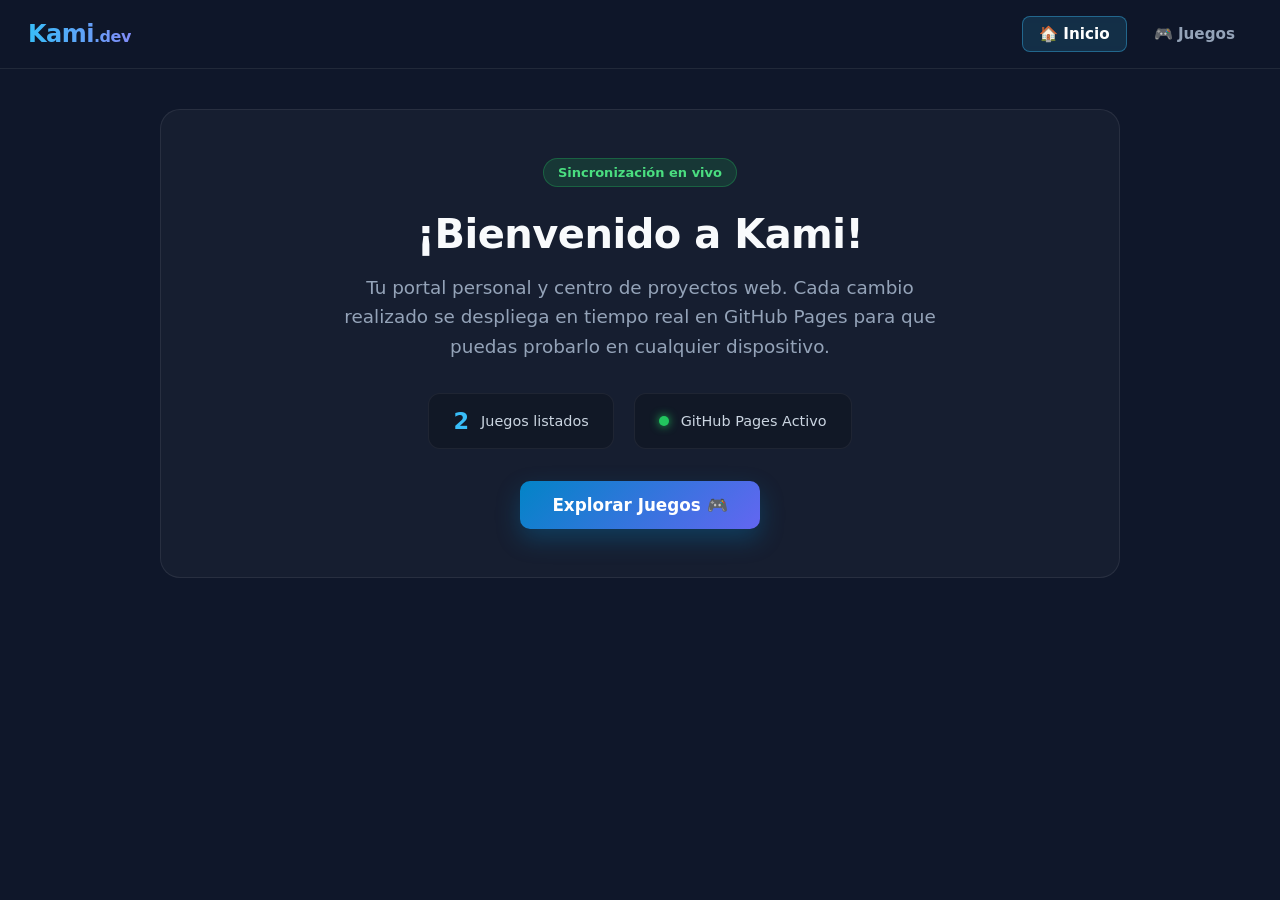
<file: portal.html>
<!DOCTYPE html>
<html lang="es">
<head>
  <meta charset="UTF-8">
  <meta name="viewport" content="width=device-width, initial-scale=1.0">
  <title>Kami - Centro de Juegos</title>
  <link rel="stylesheet" href="style.css">
</head>
<body>
  <!-- Barra de navegación -->
  <nav class="navbar">
    <div class="logo">Kami<span>.dev</span></div>
    <div class="nav-links">
      <button class="nav-btn active" onclick="switchTab('inicio')">🏠 Inicio</button>
      <button class="nav-btn" onclick="switchTab('juegos')">🎮 Juegos</button>
    </div>
  </nav>

  <!-- Contenedor principal -->
  <main class="container">
    <!-- PESTAÑA: INICIO -->
    <section id="tab-inicio" class="tab-content active">
      <div class="hero-card">
        <div class="badge">Sincronización en vivo</div>
        <h1>¡Bienvenido a Kami!</h1>
        <p>Tu portal personal y centro de proyectos web. Cada cambio realizado se despliega en tiempo real en GitHub Pages para que puedas probarlo en cualquier dispositivo.</p>
        
        <div class="quick-stats">
          <div class="stat-box">
            <span class="stat-number" id="game-count">2</span>
            <span class="stat-label">Juegos listados</span>
          </div>
          <div class="stat-box">
            <span class="stat-indicator"></span>
            <span class="stat-label">GitHub Pages Activo</span>
          </div>
        </div>

        <button class="cta-btn" onclick="switchTab('juegos')">Explorar Juegos 🎮</button>
      </div>
    </section>

    <!-- PESTAÑA: JUEGOS -->
    <section id="tab-juegos" class="tab-content">
      <div class="section-header">
        <h2>🎮 Zona de Juegos HTML</h2>
        <p>Juegos desarrollados en HTML5, CSS y JavaScript listos para jugar desde cualquier pantalla.</p>
      </div>

      <div class="games-grid">
        <!-- Exobots: Torre Táctica -->
        <article class="game-card">
          <div class="game-cover cover-1">
            🤖
          </div>
          <div class="game-info">
            <span class="game-tag">RPG Táctico / Mecha</span>
            <h3>EXOBOTS: Torre de Órbita</h3>
            <p>RPG táctico inspirado en Medabots. Ensambla tu exoesqueleto de 6 piezas, domina el sistema de PA y Confort, roba piezas y conquista la Torre Infinita.</p>
            <a href="index.html" class="play-btn">Jugar Exobots ⚡</a>
          </div>
        </article>

        <!-- Criptas de Velmor -->
        <article class="game-card">
          <div class="game-cover cover-2">
            🗝️
          </div>
          <div class="game-info">
            <span class="game-tag">Mazmorras / Rol</span>
            <h3>Criptas de Velmor</h3>
            <p>Juego de mazmorras por turnos (1 a 4 jugadores). Crea una sala cooperativa o explora en solitario las criptas subterráneas.</p>
            <a href="criptas/index.html" class="play-btn">Jugar Criptas ⚔️</a>
          </div>
        </article>
      </div>
    </section>
  </main>

  <script>
    function switchTab(tabId) {
      document.querySelectorAll('.tab-content').forEach(tab => tab.classList.remove('active'));
      document.querySelectorAll('.nav-btn').forEach(btn => btn.classList.remove('active'));
      
      document.getElementById('tab-' + tabId).classList.add('active');
      const clickedBtn = Array.from(document.querySelectorAll('.nav-btn')).find(b => b.textContent.toLowerCase().includes(tabId));
      if (clickedBtn) clickedBtn.classList.add('active');
    }
  </script>
</body>
</html>
</file>
<file: style.css>
* {
  box-sizing: border-box;
  margin: 0;
  padding: 0;
  font-family: 'Segoe UI', system-ui, -apple-system, sans-serif;
}

body {
  background: #0f172a;
  color: #f8fafc;
  min-height: 100vh;
  display: flex;
  flex-direction: column;
}

/* NAVBAR */
.navbar {
  display: flex;
  justify-content: space-between;
  align-items: center;
  padding: 16px 28px;
  background: rgba(15, 23, 42, 0.85);
  backdrop-filter: blur(12px);
  border-bottom: 1px solid rgba(255, 255, 255, 0.08);
  position: sticky;
  top: 0;
  z-index: 100;
}

.logo {
  font-size: 1.5rem;
  font-weight: 800;
  letter-spacing: -0.5px;
  background: linear-gradient(90deg, #38bdf8, #818cf8);
  -webkit-background-clip: text;
  -webkit-text-fill-color: transparent;
}

.logo span {
  color: #38bdf8;
  font-size: 1rem;
}

.nav-links {
  display: flex;
  gap: 10px;
}

.nav-btn {
  background: transparent;
  border: 1px solid transparent;
  color: #94a3b8;
  padding: 8px 16px;
  border-radius: 8px;
  font-size: 0.95rem;
  font-weight: 600;
  cursor: pointer;
  transition: all 0.2s ease;
}

.nav-btn:hover {
  color: #f8fafc;
  background: rgba(255, 255, 255, 0.05);
}

.nav-btn.active {
  color: #fff;
  background: rgba(56, 189, 248, 0.15);
  border-color: rgba(56, 189, 248, 0.4);
}

/* CONTENEDOR */
.container {
  flex: 1;
  max-width: 1000px;
  width: 100%;
  margin: 0 auto;
  padding: 40px 20px;
}

/* PESTAÑAS */
.tab-content {
  display: none;
  animation: fadeIn 0.3s ease;
}

.tab-content.active {
  display: block;
}

@keyframes fadeIn {
  from { opacity: 0; transform: translateY(6px); }
  to { opacity: 1; transform: translateY(0); }
}

/* HERO INICIO */
.hero-card {
  background: rgba(255, 255, 255, 0.03);
  border: 1px solid rgba(255, 255, 255, 0.08);
  border-radius: 20px;
  padding: 48px;
  text-align: center;
}

.badge {
  display: inline-block;
  padding: 6px 14px;
  background: rgba(34, 197, 94, 0.15);
  color: #4ade80;
  border: 1px solid rgba(34, 197, 94, 0.3);
  font-size: 13px;
  font-weight: 600;
  border-radius: 9999px;
  margin-bottom: 24px;
}

.hero-card h1 {
  font-size: 2.5rem;
  margin-bottom: 16px;
  letter-spacing: -0.5px;
}

.hero-card p {
  color: #94a3b8;
  font-size: 1.15rem;
  max-width: 600px;
  margin: 0 auto 32px auto;
  line-height: 1.6;
}

.quick-stats {
  display: flex;
  justify-content: center;
  gap: 20px;
  margin-bottom: 32px;
}

.stat-box {
  background: rgba(0, 0, 0, 0.2);
  border: 1px solid rgba(255, 255, 255, 0.06);
  padding: 14px 24px;
  border-radius: 12px;
  display: flex;
  align-items: center;
  gap: 12px;
}

.stat-number {
  font-size: 1.4rem;
  font-weight: 700;
  color: #38bdf8;
}

.stat-indicator {
  width: 10px;
  height: 10px;
  border-radius: 50%;
  background: #22c55e;
  box-shadow: 0 0 10px #22c55e;
}

.stat-label {
  font-size: 0.9rem;
  color: #cbd5e1;
}

.cta-btn {
  background: linear-gradient(135deg, #0284c7, #6366f1);
  color: white;
  border: none;
  padding: 14px 32px;
  border-radius: 10px;
  font-size: 1.05rem;
  font-weight: 600;
  cursor: pointer;
  box-shadow: 0 10px 25px rgba(2, 132, 199, 0.3);
  transition: transform 0.2s, box-shadow 0.2s;
}

.cta-btn:hover {
  transform: translateY(-2px);
  box-shadow: 0 14px 30px rgba(2, 132, 199, 0.4);
}

/* SECCIÓN JUEGOS */
.section-header {
  margin-bottom: 30px;
}

.section-header h2 {
  font-size: 2rem;
  margin-bottom: 8px;
}

.section-header p {
  color: #94a3b8;
  font-size: 1.05rem;
}

.games-grid {
  display: grid;
  grid-template-columns: repeat(auto-fill, minmax(280px, 1fr));
  gap: 24px;
}

.game-card {
  background: rgba(255, 255, 255, 0.03);
  border: 1px solid rgba(255, 255, 255, 0.08);
  border-radius: 16px;
  overflow: hidden;
  display: flex;
  flex-direction: column;
  transition: transform 0.2s, border-color 0.2s;
}

.game-card:hover {
  transform: translateY(-4px);
  border-color: rgba(56, 189, 248, 0.4);
}

.game-cover {
  height: 140px;
  display: flex;
  align-items: center;
  justify-content: center;
  font-size: 3.5rem;
}

.cover-1 { background: linear-gradient(135deg, #064e3b, #047857); }
.cover-2 { background: linear-gradient(135deg, #431407, #b45309); }

.game-info {
  padding: 20px;
  display: flex;
  flex-direction: column;
  flex: 1;
}

.game-tag {
  align-self: flex-start;
  font-size: 0.75rem;
  text-transform: uppercase;
  font-weight: 700;
  letter-spacing: 0.5px;
  color: #fbbf24;
  margin-bottom: 8px;
}

.game-info h3 {
  font-size: 1.25rem;
  margin-bottom: 8px;
}

.game-info p {
  color: #94a3b8;
  font-size: 0.92rem;
  line-height: 1.5;
  margin-bottom: 20px;
  flex: 1;
}

.play-btn {
  display: block;
  text-align: center;
  text-decoration: none;
  background: #38bdf8;
  color: #0f172a;
  padding: 10px;
  border-radius: 8px;
  font-weight: 700;
  font-size: 0.95rem;
  transition: background 0.2s;
}

.play-btn:hover:not(.disabled) {
  background: #7dd3fc;
}

.play-btn.disabled {
  background: rgba(255, 255, 255, 0.1);
  color: #64748b;
  cursor: not-allowed;
}

.add-card {
  border: 2px dashed rgba(255, 255, 255, 0.15);
  background: transparent;
  align-items: center;
  justify-content: center;
  text-align: center;
  padding: 30px 20px;
}

.add-icon {
  font-size: 2.5rem;
  margin-bottom: 12px;
  color: #38bdf8;
}
</file>
